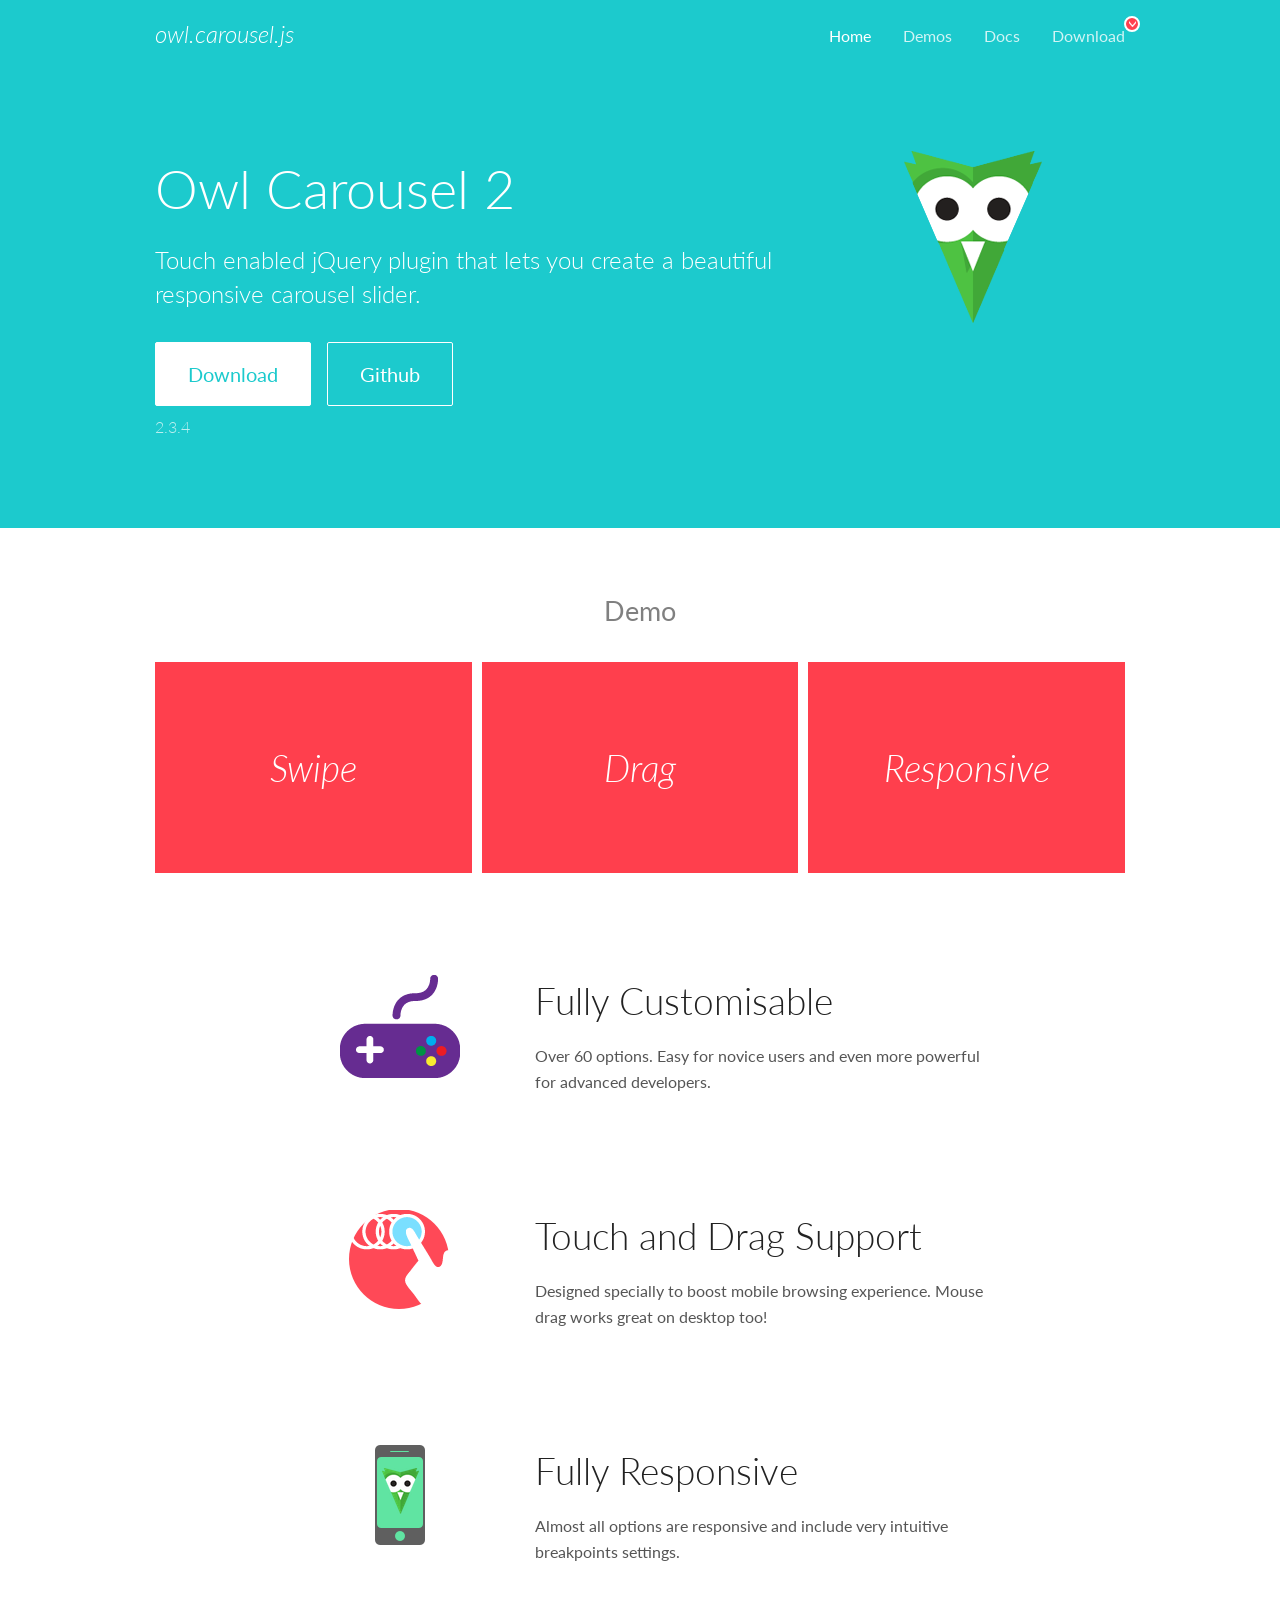
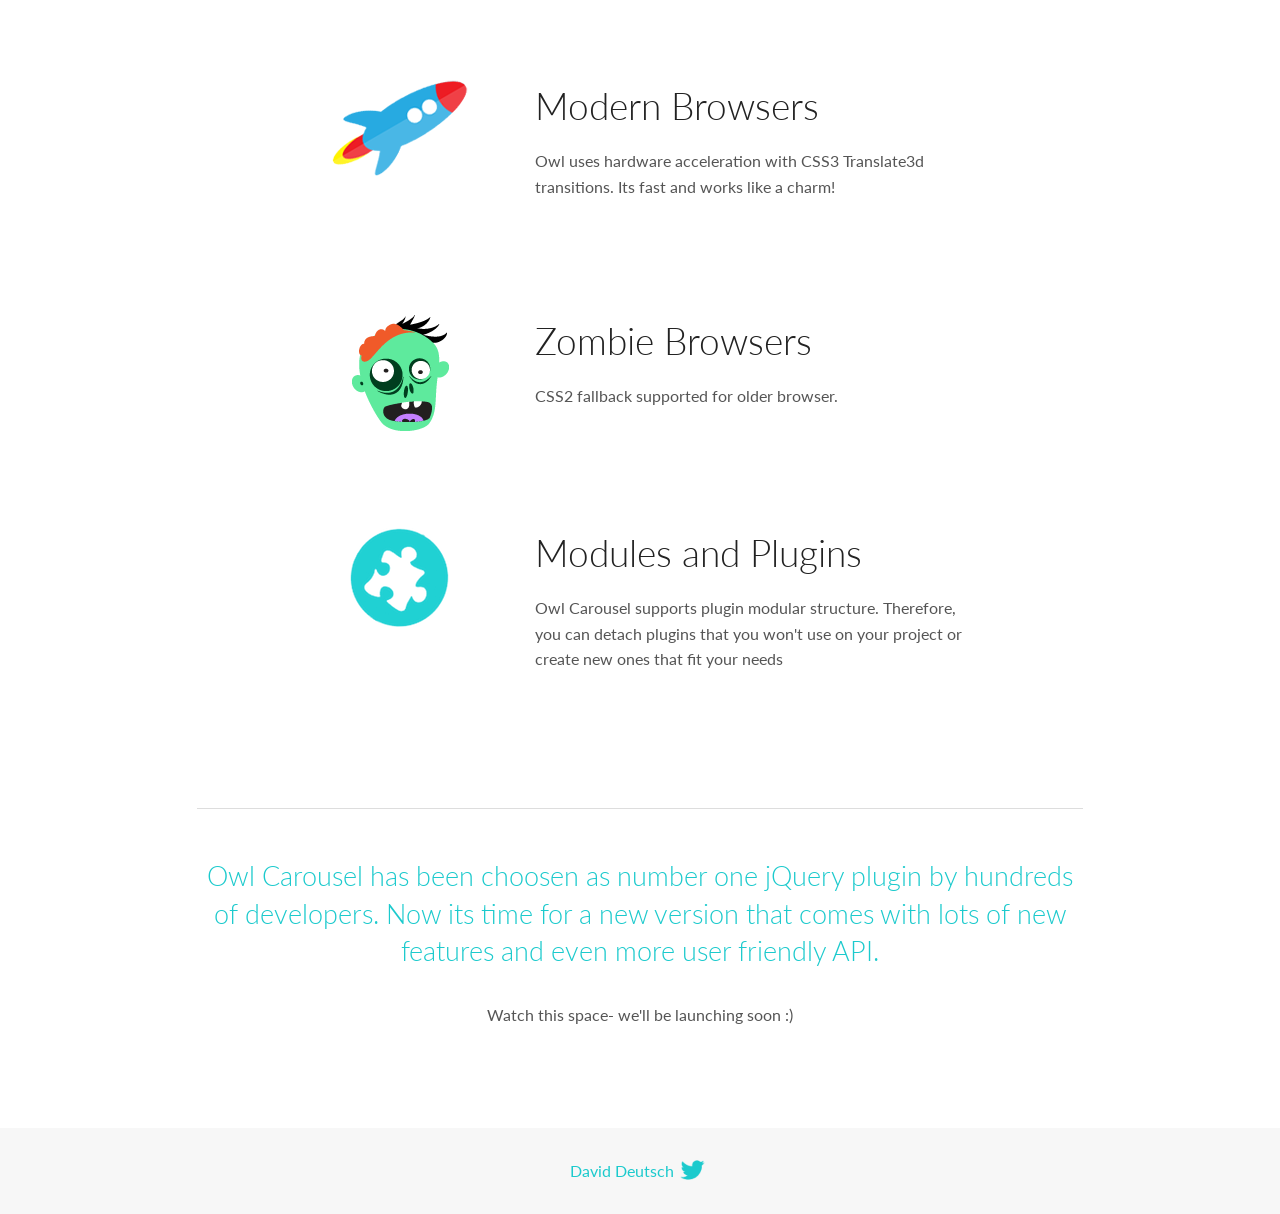
<file: OwlCarousel2-2.3.4/docs/index.html>
<!DOCTYPE html>
<html lang="en">
  <head>

    <!-- head -->
    <meta charset="utf-8">
    <meta name="msapplication-tap-highlight" content="no" />
    <meta name="viewport" content="width=device-width, initial-scale=1.0" />
    <meta name="description" content="Touch enabled jQuery plugin that lets you create beautiful responsive carousel slider.">
    <meta name="author" content="David Deutsch">
    <title>
      Home | Owl Carousel | 2.3.4
    </title>

    <!-- Stylesheets -->
    <link href='https://fonts.googleapis.com/css?family=Lato:300,400,700,400italic,300italic' rel='stylesheet' type='text/css'>
    <link rel="stylesheet" href="assets/css/docs.theme.min.css">

    <!-- Owl Stylesheets -->
    <link rel="stylesheet" href="assets/owlcarousel/assets/owl.carousel.min.css">
    <link rel="stylesheet" href="assets/owlcarousel/assets/owl.theme.default.min.css">

    <!-- HTML5 shim and Respond.js IE8 support of HTML5 elements and media queries -->

    <!--[if lt IE 9]>
      <script src="https://oss.maxcdn.com/libs/html5shiv/3.7.0/html5shiv.js"></script>
      <script src="https://oss.maxcdn.com/libs/respond.js/1.3.0/respond.min.js"></script>
    <![endif]-->

    <!-- Favicons -->
    <link rel="apple-touch-icon-precomposed" sizes="144x144" href="assets/ico/apple-touch-icon-144-precomposed.png">
    <link rel="shortcut icon" href="assets/ico/favicon.png">
    <link rel="shortcut icon" href="favicon.ico">

    <!-- Yeah i know js should not be in header. Its required for demos.-->

    <!-- javascript -->
    <script src="assets/vendors/jquery.min.js"></script>
    <script src="assets/owlcarousel/owl.carousel.js"></script>
  </head>
  <body>

    <!-- header -->
    <header class="header">
      <div class="row">
        <div class="large-12 columns">
          <div class="brand left">
            <h3>
              <a href="/OwlCarousel2/">owl.carousel.js</a> 
            </h3>
          </div>
          <a id="toggle-nav" class="right">
            <span></span> <span></span> <span></span> 
          </a> 
          <div class="nav-bar">
            <ul class="clearfix">
              <li class="active">
                <a href="/OwlCarousel2/index.html">Home</a> 
              </li>
              <li> <a href="/OwlCarousel2/demos/demos.html">Demos</a>  </li>
              <li> <a href="/OwlCarousel2/docs/started-welcome.html">Docs</a>  </li>
              <li>
                <a href="https://github.com/OwlCarousel2/OwlCarousel2/archive/2.3.4.zip">Download</a> 
                <span class="download"></span> 
              </li>
            </ul>
          </div>
        </div>
      </div>
    </header>

    <!-- home panel -->
    <section id="hero">
      <div class="row">
        <div class="large-8 medium-8 columns">
          <h1>Owl Carousel 2</h1>
          <h4>Touch enabled jQuery plugin that lets you create a beautiful responsive carousel slider.</h4>
          <a href="https://github.com/OwlCarousel2/OwlCarousel2/archive/2.3.4.zip" class="hero-button">Download</a> 
          <a href="https://github.com/OwlCarousel2/OwlCarousel2" class="hero-button outline">Github</a> 
          <p>2.3.4</p>
        </div>
        <div class="large-4 medium-4 columns">
          <img class="owl-logo" src="assets/img/owl-logo.png" alt="mr. Owl">
        </div>
      </div>
    </section>

    <!-- body -->
    <div class="home-demo">
      <div class="row">
        <div class="large-12 columns">
          <h3>Demo</h3>
          <div class="owl-carousel">
            <div class="item">
              <h2>Swipe</h2>
            </div>
            <div class="item">
              <h2>Drag</h2>
            </div>
            <div class="item">
              <h2>Responsive</h2>
            </div>
            <div class="item">
              <h2>CSS3</h2>
            </div>
            <div class="item">
              <h2>Fast</h2>
            </div>
            <div class="item">
              <h2>Easy</h2>
            </div>
            <div class="item">
              <h2>Free</h2>
            </div>
            <div class="item">
              <h2>Upgradable</h2>
            </div>
            <div class="item">
              <h2>Tons of options</h2>
            </div>
            <div class="item">
              <h2>Infinity</h2>
            </div>
            <div class="item">
              <h2>Auto Width</h2>
            </div>
          </div>
        </div>
      </div>
    </div>
    <script>
      var owl = $('.owl-carousel');
      owl.owlCarousel({
        margin: 10,
        loop: true,
        responsive: {
          0: {
            items: 1
          },
          600: {
            items: 2
          },
          1000: {
            items: 3
          }
        }
      })
    </script>

    <!-- features -->
    <div id="features">
      <div class="row">
        <div class="small-12 medium-9 small-centered columns">
          <section class="row feature">
            <div class="medium-4 small-12 columns">
              <img src="assets/img/feature-options.png" alt="">
            </div>
            <div class="medium-8 small-12 columns">
              <h2>Fully Customisable</h2>
              <p>Over 60 options. Easy for novice users and even more powerful for advanced developers.</p>
            </div>
          </section>
          <section class="row feature">
            <div class="medium-4 small-12 columns">
              <img src="assets/img/feature-drag.png" alt="">
            </div>
            <div class="medium-8 small-12 columns">
              <h2>Touch and Drag Support</h2>
              <p>Designed specially to boost mobile browsing experience. Mouse drag works great on desktop too!</p>
            </div>
          </section>
          <section class="row feature">
            <div class="medium-4 small-12 columns">
              <img src="assets/img/feature-responsive.png" alt="">
            </div>
            <div class="medium-8 small-12 columns">
              <h2>Fully Responsive</h2>
              <p>Almost all options are responsive and include very intuitive breakpoints settings.</p>
            </div>
          </section>
          <section class="row feature">
            <div class="medium-4 small-12 columns">
              <img src="assets/img/feature-modern.png" alt="">
            </div>
            <div class="medium-8 small-12 columns">
              <h2>Modern Browsers</h2>
              <p>Owl uses hardware acceleration with CSS3 Translate3d transitions. Its fast and works like a charm! </p>
            </div>
          </section>
          <section class="row feature">
            <div class="medium-4 small-12 columns">
              <img src="assets/img/feature-zombie.png" alt="">
            </div>
            <div class="medium-8 small-12 columns">
              <h2>Zombie Browsers</h2>
              <p>CSS2 fallback supported for older browser.</p>
            </div>
          </section>
          <section class="row feature">
            <div class="medium-4 small-12 columns">
              <img src="assets/img/feature-module.png" alt="">
            </div>
            <div class="medium-8 small-12 columns">
              <h2>Modules and Plugins</h2>
              <p>Owl Carousel supports plugin modular structure. Therefore, you can detach plugins that you won&#x27;t use on your project or create new ones that fit your needs</p>
            </div>
          </section>
        </div>
      </div>
    </div>

    <!-- footer -->
    <section id="teaser-text">
      <div class="row">
        <div class="small-12 medium-11 small-centered columns">
          <hr>
          <h3 id="owl-carousel-has-been-choosen-as-number-one-jquery-plugin-by-hundreds-of-developers-now-its-time-for-a-new-version-that-comes-with-lots-of-new-features-and-even-more-user-friendly-api-">Owl Carousel has been choosen as number one jQuery plugin by hundreds of developers. Now its time for a new version that comes with lots of new features and even more user friendly API.</h3>
          <p>Watch this space- we&#39;ll be launching soon :)</p>
        </div>
      </div>
    </section>

    <!-- footer -->
    <footer class="footer">
      <div class="row">
        <div class="large-12 columns">
          <h5>
            <a href="/OwlCarousel2/docs/support-contact.html">David Deutsch</a> 
            <a id="custom-tweet-button" href="https://twitter.com/share?url=https://github.com/OwlCarousel2/OwlCarousel2&text=Owl Carousel - This is so awesome! " target="_blank"></a> 
          </h5>
        </div>
      </div>
    </footer>

    <!-- vendors -->
    <script src="assets/vendors/highlight.js"></script>
    <script src="assets/js/app.js"></script>
  </body>
</html>
</file>
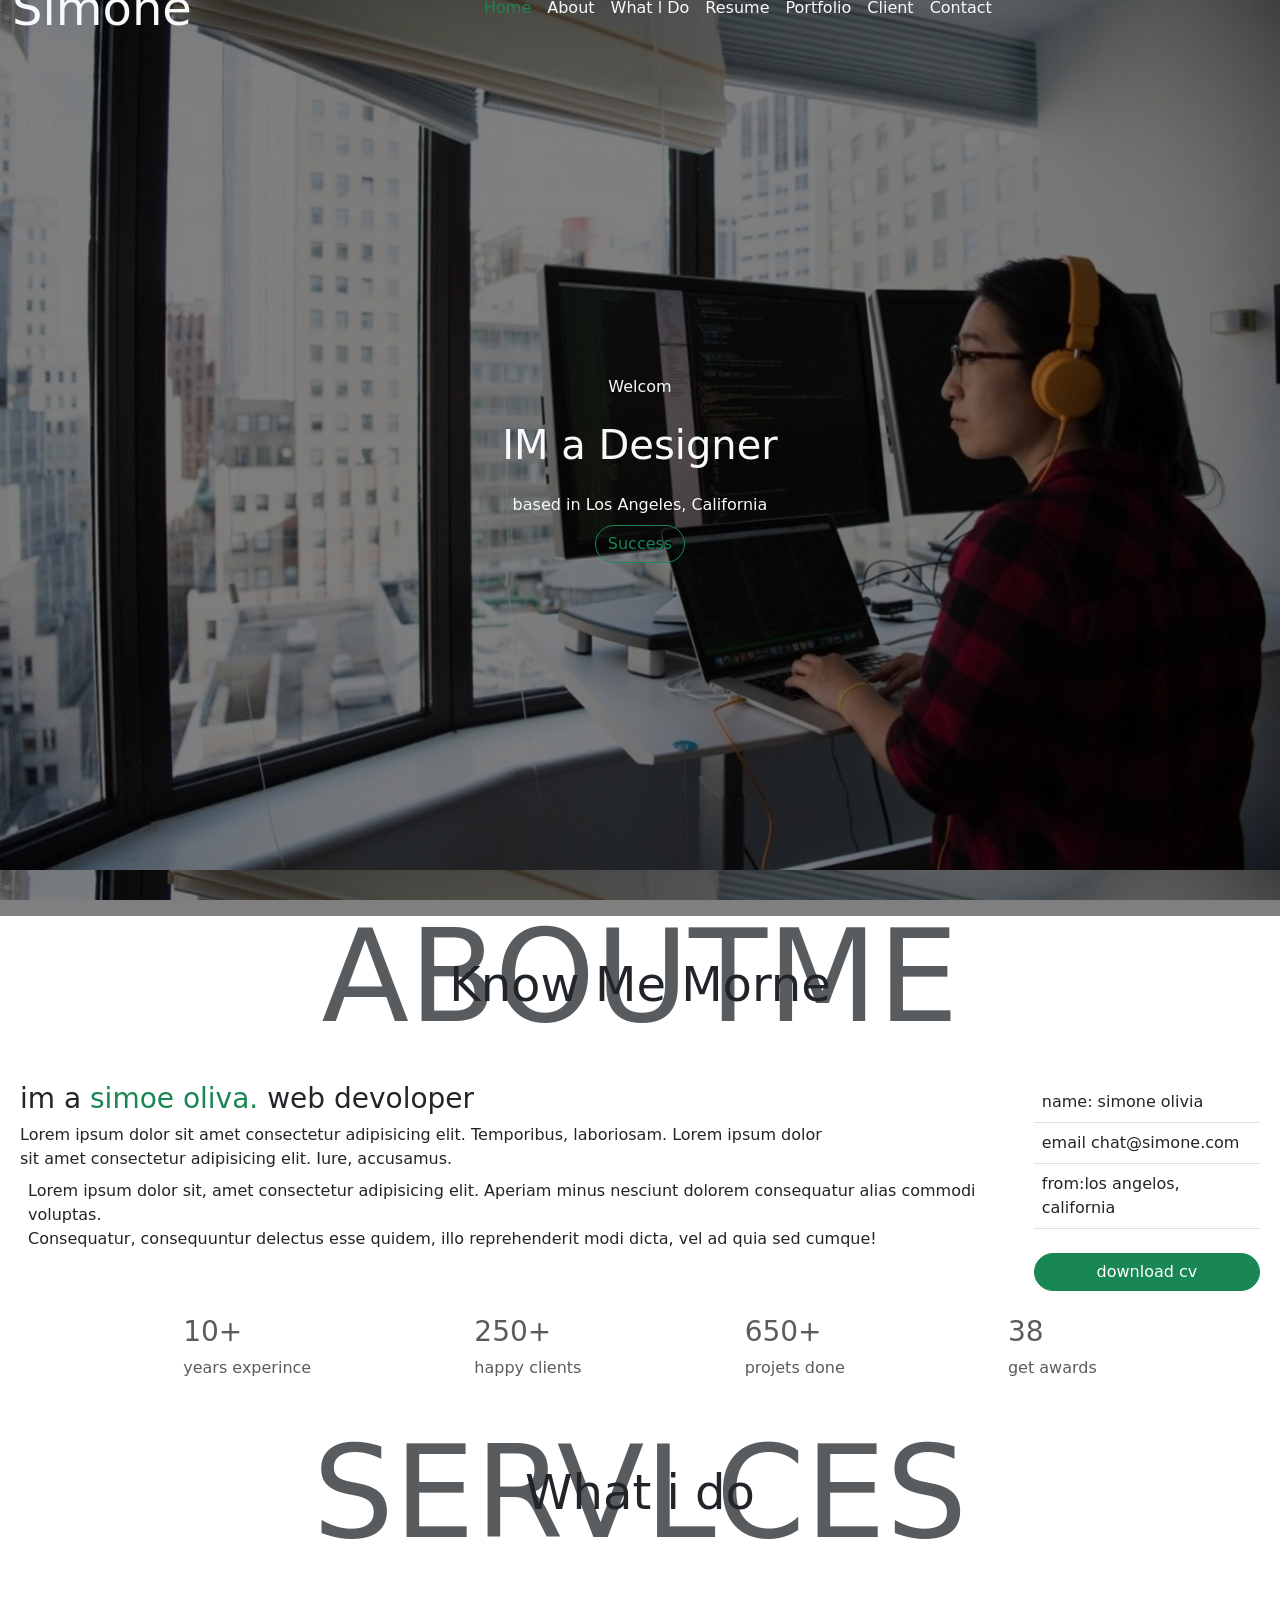
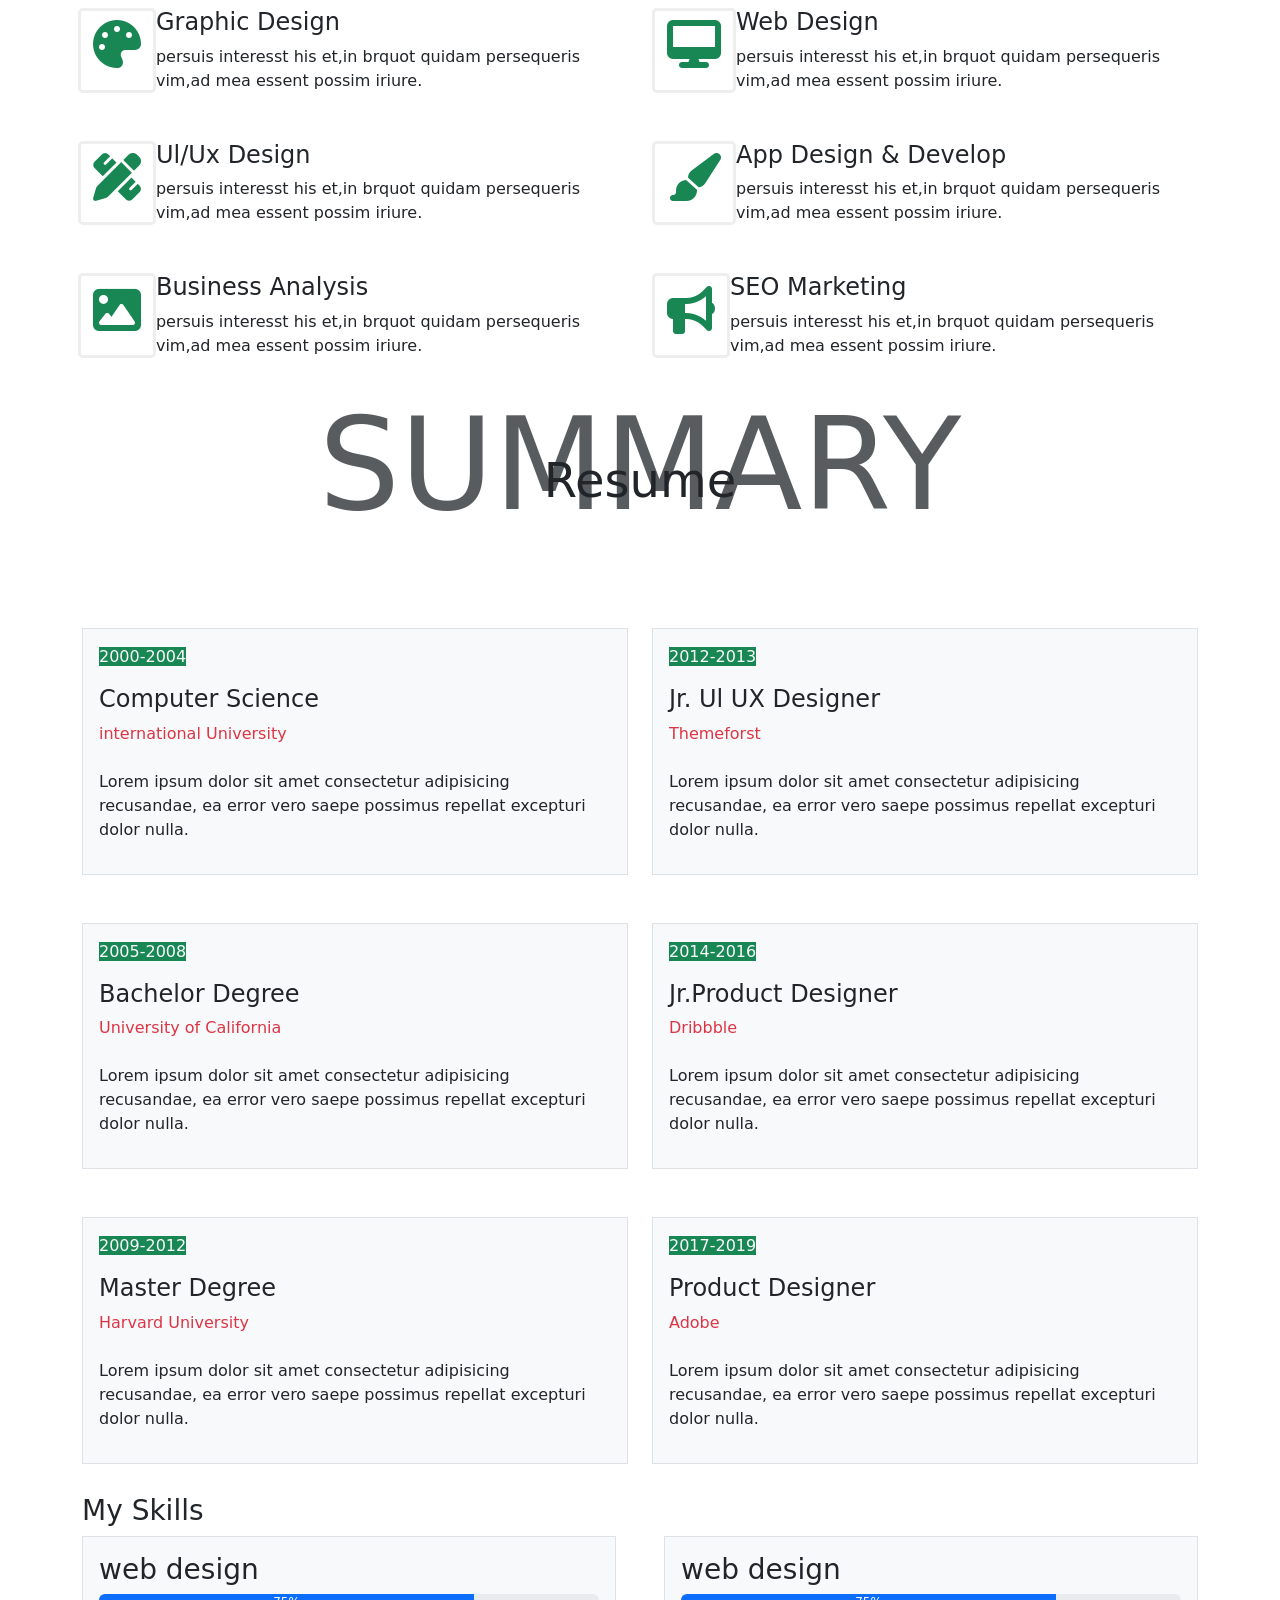
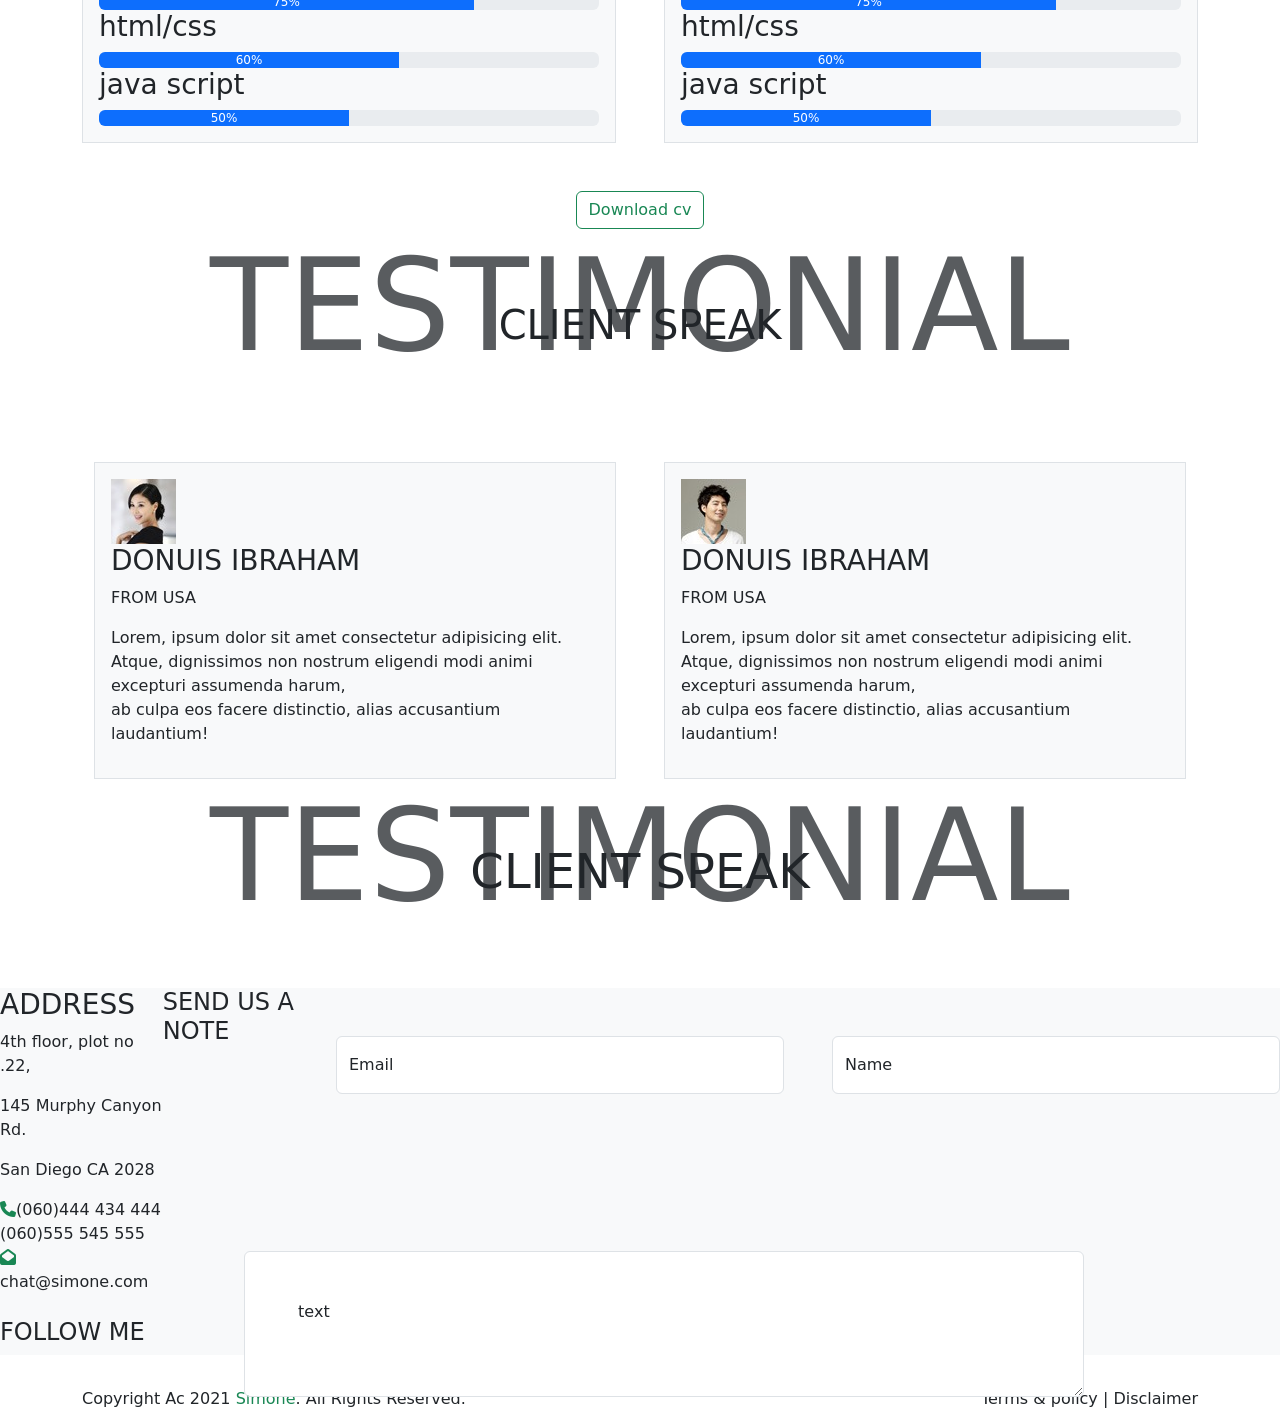
<file: projects/Simone/index.html>
<!DOCTYPE html>
<html lang="en">
<head>
    <meta charset="UTF-8">
    <meta http-equiv="X-UA-Compatible" content="IE=edge">
    <meta name="viewport" content="width=device-width, initial-scale=1.0">
    <link rel="stylesheet" href="https://cdnjs.cloudflare.com/ajax/libs/font-awesome/6.2.0/css/all.min.css" integrity="sha512-xh6O/CkQoPOWDdYTDqeRdPCVd1SpvCA9XXcUnZS2FmJNp1coAFzvtCN9BmamE+4aHK8yyUHUSCcJHgXloTyT2A==" crossorigin="anonymous" referrerpolicy="no-referrer" />
    <link href="https://cdn.jsdelivr.net/npm/bootstrap@5.0.2/dist/css/bootstrap.min.css" rel="stylesheet" integrity="sha384-EVSTQN3/azprG1Anm3QDgpJLIm9Nao0Yz1ztcQTwFspd3yD65VohhpuuCOmLASjC" crossorigin="anonymous">    <link rel="stylesheet" href="style.css">
<link rel="stylesheet" href="style.css">
    <title>Simone</title>
</head>
<body>    
<header  >
  <!-- //Navbar -->
    <nav class="navbar navbar-expand-lg navbar-light" style="background: rgba(0,0,0,0.5);">
        <div class="container-fluid position-fixed">
          <a class="navbar-brand text-light" href="#" style="font-size:3rem;">Simone</a>
          <button class="navbar-toggler" type="button" data-bs-toggle="collapse" data-bs-target="#navbarSupportedContent" aria-controls="navbarSupportedContent" aria-expanded="false" aria-label="Toggle navigation">
            <span class="navbar-toggler-icon"></span>
          </button>
          <div class="collapse navbar-collapse" id="navbarSupportedContent">
            <ul class="navbar-nav me-auto ms-auto mb-lg-0">
              <li class="nav-item">
                <a class="nav-link text-success" aria-current="page" href="#">Home</a>
              </li>
              <li class="nav-item">
                <a class="nav-link text-light" aria-current="page" href="#">About</a>
              </li>
              <li class="nav-item">
                <a class="nav-link text-light" aria-current="page" href="#">What l Do</a>
              </li>
              <li class="nav-item">
                <a class="nav-link text-light" aria-current="page" href="#">Resume</a>
              </li>
              <li class="nav-item">
                <a class="nav-link text-light" aria-current="page" href="#">Portfolio</a>
              </li>
              <li class="nav-item">
                <a class="nav-link text-light" aria-current="page" href="#">Client</a>
              </li>
              <li class="nav-item">
                <a class="nav-link text-light" aria-current="page" href="#">Contact</a>
              </li>
            </ul>
          </div>
        </div>
      </nav>
      <!-- flex  -->
      <div class="d-flex align-items-center flex-column justify-content-evenly h-100" style="background: rgba(0,0,0,0.5);">
        <div  class="d-flex align-items-center flex-column justify-content-center h-100">
        <div class=" p-2 bd-highlight text-light"><h6>Welcom</h6></div>
        <div class="p-2 bd-highlight text-light"><h1>IM a Designer</h1></div>
        <div class="p-2 bd-highlight text-light">based in Los Angeles, California</div>
        <button type="button" class=" rounded-5 btn btn-outline-success">Success</button>
      </div>
      </div>
</header>
<div class="parents d-flex justify-content-center">
<div>
  <h2 class=" text-muted position-relative" style="font-size:8rem;">ABOUTME</h2>
</div>
<div class=" p-2 position-absolute mt-5">
  <h3 style="font-size:3rem;">Know Me Morne</h3>
</div>
</div>
<section class="section2">
<div class="parents d-flex justify-content-evenly">
  <div>
<h3>im a <span class="text-success">simoe oliva.</span> web devoloper</h3>
<div>Lorem ipsum dolor sit amet consectetur adipisicing elit. Temporibus, laboriosam. Lorem ipsum dolor <br>
    sit amet consectetur adipisicing elit. Iure, accusamus.</div> 
    <div class="p-2">Lorem ipsum dolor sit, amet consectetur adipisicing elit. Aperiam minus nesciunt dolorem consequatur alias commodi voluptas. <br> Consequatur, consequuntur  delectus esse quidem, illo reprehenderit modi dicta, vel ad quia sed cumque!</div>
</div>
<div class=" d-flex flex-column">
  <div class="p-2 border-bottom">name: simone olivia</div>
<div class="p-2 border-bottom">email <span>chat@simone.com</span></div>
<div class="p-2 border-bottom">from:los angelos, california </div><br>
<button type="button" class="btn btn-success rounded-5">download cv</button>
</div>
</div>
<br>
<div class="parents d-flex justify-content-evenly text-muted">
<div>
<h3>10+</h3>
<p>years experince</p>
</div>
<div>
<h3>250+</h3>
<p>happy clients</p>
</div>
<div>
  <h3>650+</h3>
  <p>projets done</p>
</div>
<div>
  <h3>38</h3>
  <p>get awards</p>
</div>
</div>
</section>
<div class="parents d-flex justify-content-center">
  <div>
    <h2 class="text-muted position-relative" style="font-size:8rem;">SERVLCES</h2>
  </div>
<div class=" p-4 position-absolute mt-4">
  <h3 style="font-size:3rem;">What i do</h3>
</div>
</div>

<!-- font awesome -->
<section class="section3">
<div class="parents">
  <div class="row d-flex">
    <div class="col-md-6 d-flex justify-content-center">
      <div class="d-flex">
       </div>  <i class="fa-solid fa-palette pull-left fa-3x fa-border text-success"></i> <div> <h4>Graphic Design</h4> persuis interesst his et,in brquot quidam persequeris <br>
        vim,ad mea essent possim iriure.</div>
    </div>
<div class="col-md-6">
  <div class="d-flex  "><div>
   </div> <i class="fa-sharp fa-solid pull-left fa-desktop fa-3x fa-border text-success"></i> <div> <h4>Web Design</h4> persuis interesst his et,in brquot quidam persequeris <br>
    vim,ad mea essent possim iriure.</div>
</div>
  </div>
</div>
<br><br>
  <div class="row d-flex">
    <div class="col-md-6 d-flex justify-content-center">
      <div class="d-flex">
       </div>  <i class="fa-solid fa-pen-ruler fa-3x fa-border text-success"></i> <div> <h4>Ul/Ux Design</h4> persuis interesst his et,in brquot quidam persequeris <br>
        vim,ad mea essent possim iriure.</div>
    </div>
<div class="col-md-6">
  <div class="d-flex  "><div>
   </div> <i class="fa-solid fa-paintbrush pull-left fa-3x fa-border text-success "></i> <div> <h4>App Design & Develop</h4> persuis interesst his et,in brquot quidam persequeris <br>
    vim,ad mea essent possim iriure.</div>
</div>
  </div>
</div>
<br><br>
<div class="row d-flex">
  <div class="col-md-6 d-flex justify-content-center">
    <div class="d-flex">
     </div>  <i class="fa-solid fa-image fa-3x fa-border text-success"></i> <div> <h4>Business Analysis</h4> persuis interesst his et,in brquot quidam persequeris <br>
      vim,ad mea essent possim iriure.</div>
  </div>
<div class="col-md-6">
<div class="d-flex  "><div>
 </div><i class="fa-solid fa-bullhorn text-success fa-3x fa-border text-success"></i><div> <h4>SEO Marketing</h4> persuis interesst his et,in brquot quidam persequeris <br>
  vim,ad mea essent possim iriure.</div>
</div>
</div>
</div>
</section>

<div class="d-flex justify-content-center">
  <div class="position-relative text-muted">
    <h3 style="font-size:8rem ;">SUMMARY</h3>
  </div>
  <div class=" p-3 position-absolute mt-5"><h5 style="font-size:3rem ;">Resume</h5></div>
</div>
<br><br>
<!-- border -->
<section class="section4">
<div class="container">
  <div class="row gy-5">
    <div class="col-6">
      <div class="p-3 border bg-light"><P> <span class="bg-success text-light " > 2000-2004</span> </P><h4>Computer Science</h4><span class="text-danger">international University</span><br><br><P>Lorem ipsum dolor sit amet consectetur adipisicing  recusandae, ea error vero saepe possimus repellat excepturi dolor nulla.</P></div>
    </div><div class="col-6">
      <div class="p-3 border bg-light"><P> <span class="bg-success text-light" > 2012-2013</span> </P><h4>Jr. Ul UX Designer</h4> <span class="text-danger">Themeforst</span><br><br><P>Lorem ipsum dolor sit amet consectetur adipisicing  recusandae,  ea error vero saepe possimus repellat excepturi dolor nulla.</P></div>
    </div><div class="col-6">
      <div class="p-3 border bg-light"><P> <span class="bg-success text-light " > 2005-2008</span> </P><h4>Bachelor Degree</h4> <span class="text-danger">University of California</span><br><br><P>Lorem ipsum dolor sit amet consectetur adipisicing  recusandae,  ea error vero saepe possimus repellat excepturi dolor nulla.</P></div>
    </div><div class="col-6">
      <div class="p-3 border bg-light"><P> <span class="bg-success text-light " > 2014-2016</span> </P><h4>Jr.Product Designer</h4> <span class="text-danger">Dribbble</span><br><br><P>Lorem ipsum dolor sit amet consectetur adipisicing  recusandae,  ea error vero saepe possimus repellat excepturi dolor nulla.</P></div>
    </div><div class="col-6">
      <div class="p-3 border bg-light"><P> <span class="bg-success text-light " > 2009-2012</span> </P><h4>Master Degree</h4> <span class="text-danger">Harvard University</span><br><br> <P>Lorem ipsum dolor sit amet consectetur adipisicing  recusandae,  ea error vero saepe possimus repellat excepturi dolor nulla.</P></div>
    </div>
    <div class="col-6">
      <div class="p-3 border bg-light"><P> <span class="bg-success text-light " > 2017-2019</span> </P><h4>Product Designer</h4><span class="text-danger">Adobe</span><br><br> <P>Lorem ipsum dolor sit amet consectetur adipisicing  recusandae, ea error vero saepe possimus repellat excepturi dolor nulla.</P></div>
    </div>
  </div>
</div>
</section>
<!-- Progress -->
<section class="Progress">
<h3 class="container">My Skills</h3>
<div class="container">
  <div class="row">
    <div class="col d-flex">
<div class="col">
  <div class="p-3 border bg-light">
   <h3>web design</h3>
<div class="progress ">
<div class="progress-bar" role="progressbar" style="width: 75%;" aria-valuenow="75" aria-valuemin="0" aria-valuemax="100">75%</div>
</div>
<h3>html/css</h3>
<div class="progress">
<div class="progress-bar" role="progressbar" style="width: 60%;" aria-valuenow="60" aria-valuemin="0" aria-valuemax="100">60%</div>
</div>
<h3>java script</h3>
<div class="progress">
<div class="progress-bar " role="progressbar" style="width: 50%;" aria-valuenow="50" aria-valuemin="0" aria-valuemax="100">50%</div>
</div>
  </div>
 </div>
 <div class="col ms-5 ">
  <div class="p-3 border bg-light">
   <h3>web design</h3>
<div class="progress ">
<div class="progress-bar" role="progressbar" style="width: 75%;" aria-valuenow="75" aria-valuemin="0" aria-valuemax="100">75%</div>
</div>
<h3>html/css</h3>
<div class="progress">
<div class="progress-bar" role="progressbar" style="width: 60%;" aria-valuenow="60" aria-valuemin="0" aria-valuemax="100">60%</div>
</div>
<h3>java script</h3>
<div class="progress">
<div class="progress-bar " role="progressbar" style="width: 50%;" aria-valuenow="50" aria-valuemin="0" aria-valuemax="100">50%</div>
</div>
  </div>
 </div>
    </div>
  </div>
</div>
<br><br>
<div class="d-flex justify-content-center"><button type="button" class="btn btn-outline-success">Download cv</button>
</div>
</section>
<div class="parents d-flex  bd-highlight justify-content-center " >
  <div>
    <h1 class="text-muted position-relative" style="font-size: 8rem;">
      TESTIMONIAL
    </h1>
  </div>
  <div class="d-flex p-5 bd-highlight justify-content-center position-absolute mt-4"><h1>CLIENT SPEAK</h1></div>
  </div>
<br><br><br>
<!-- Carousel -->
<section class="Carousel">
<div class="container px-4">
  <div class="row gx-5">
    <div class="col">
     <div class="p-3 border bg-light">
      <div id="carouselExampleSlidesOnly" class="carousel slide" data-bs-ride="carousel">
        <div class="carousel-inner">
          <div class="carousel-item active">
            <img src="WhatsApp Image 2022-09-17 at 3.09.18 PM (2).jpeg" class="d-block w-20" alt="...">
            <H3>DONUIS IBRAHAM</H3>
            <P>FROM USA</P>
            <P>Lorem, ipsum dolor sit amet consectetur adipisicing elit. Atque, dignissimos non nostrum eligendi modi animi excepturi assumenda harum, <br> ab culpa eos facere distinctio, alias accusantium laudantium!</P>
          </div>
          <div class="carousel-item">
            <img src="WhatsApp Image 2022-09-17 at 3.09.18 PM.jpeg" class="d-block w-20" alt="...">
            <H3>DONUIS IBRAHAM</H3>
            <P>FROM USA</P>
            <P>Lorem, ipsum dolor sit amet consectetur adipisicing elit. Atque, dignissimos non nostrum eligendi modi animi excepturi assumenda harum, <br> ab culpa eos facere distinctio, alias accusantium laudantium!</P>
          </div>
        </div>
      </div>
     </div>
    </div>
    <div class="col">
      <div class="p-3 border bg-light">
        <div id="carouselExampleSlidesOnly" class="carousel slide" data-bs-ride="carousel">
          <div class="carousel-inner">
            <div class="carousel-item active">
              <img src="WhatsApp Image 2022-09-17 at 3.09.17 PM.jpeg" class="d-block w-20" alt="">
              <H3>DONUIS IBRAHAM</H3>
              <P>FROM USA</P>
              <P>Lorem, ipsum dolor sit amet consectetur adipisicing elit. Atque, dignissimos non nostrum eligendi modi animi excepturi assumenda harum, <br> ab culpa eos facere distinctio, alias accusantium laudantium!</P>
            </div>
            <div class="carousel-item">
              <img src="WhatsApp Image 2022-09-17 at 3.09.18 PM (1).jpeg" class="d-block w-20" alt="...">
              <H3>DONUIS IBRAHAM</H3>
              <P>FROM USA</P>
              <P>Lorem, ipsum dolor sit amet consectetur adipisicing elit. Atque, dignissimos non nostrum eligendi modi animi excepturi assumenda harum, <br> ab culpa eos facere distinctio, alias accusantium laudantium!</P>
            </div>
          </div>
        </div>
      </div>
    </div>
  </div>
  </div>
</section>
<div class="d-flex justify-content-center">
  <div class="position-relative text-muted">
    <h3 style="font-size:8rem ;">TESTIMONIAL</h3>
  </div>
  <div class=" p-3 position-absolute mt-5"><h5 style="font-size:3rem ;"> CLIENT SPEAK</h5></div>
</div>
<br><br>
<!-- input -->
<footer>
<div class=" d-flex justify-content-evenly bg-light">
  <div class="flex-column">
    <h3>ADDRESS</h3>
    <P>4th floor, plot no .22,</P>
    <p>145 Murphy Canyon Rd.</p>
    <p>San Diego CA 2028</p>
    <i class="fa-solid fa-phone text-success"></i>(060)444 434 444 <br>
    <i class="fa-regular fa-phone-intercom"></i>(060)555 545 555 <br>
    <i class="fa-solid fa-envelope-open text-success"></i>chat@simone.com <br><br>
    <h4>FOLLOW ME</h4>
    </div>
    <h4>SEND US A NOTE</h4>

    <div class=" col-4 form-floating mt-5" style="width:35% ;">
      <input type="email" class="form-control" id="floatingInput" placeholder="name@example.com">
      <label for="floatingInput">Email </label>
    </div>
    <div class=" col-4 form-floating mt-5 ms-5" style="width:35% ;">
      <input type="Name" class="form-control" id="floatingInput" placeholder="name@example.com">
      <label for="floatingInput">Name</label>
    </div>
</div>
<div class="p-3 d-flex justify-content-center ms-5">
<div class=" input-group" style="margin:-10% ;width: 70%; height:30px;">
  <textarea class="form-control p-5" aria-label="With textarea"> text</textarea>
</div>
</div>
<div class=" container d-flex justify-content-between">
  <p>Copyright Ac 2021 <span class="text-success">Simone</span>. All Rights Reserved.</p>
  <p>Terms & policy  |  Disclaimer</p>
</div>
</footer>
 <script src="js/bootstrap.min.js"></script>
</body>
</html>
</file>
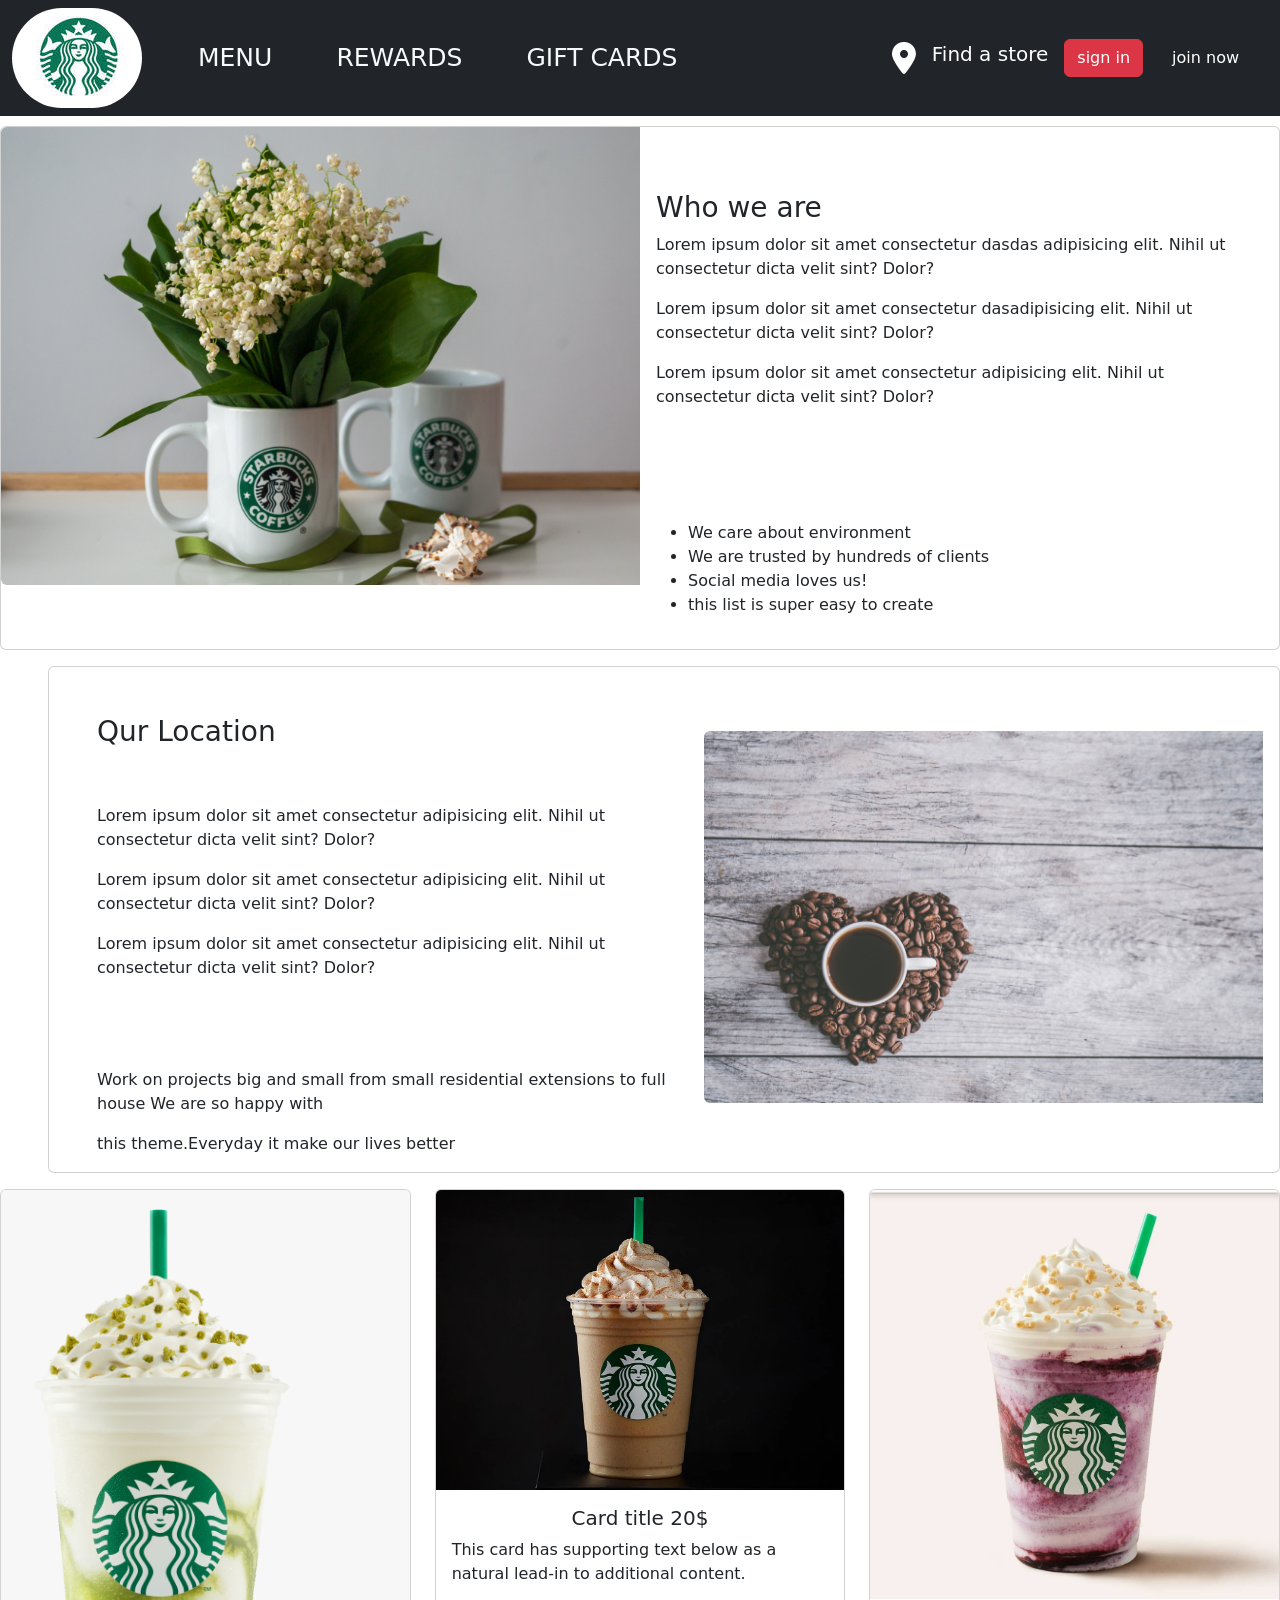
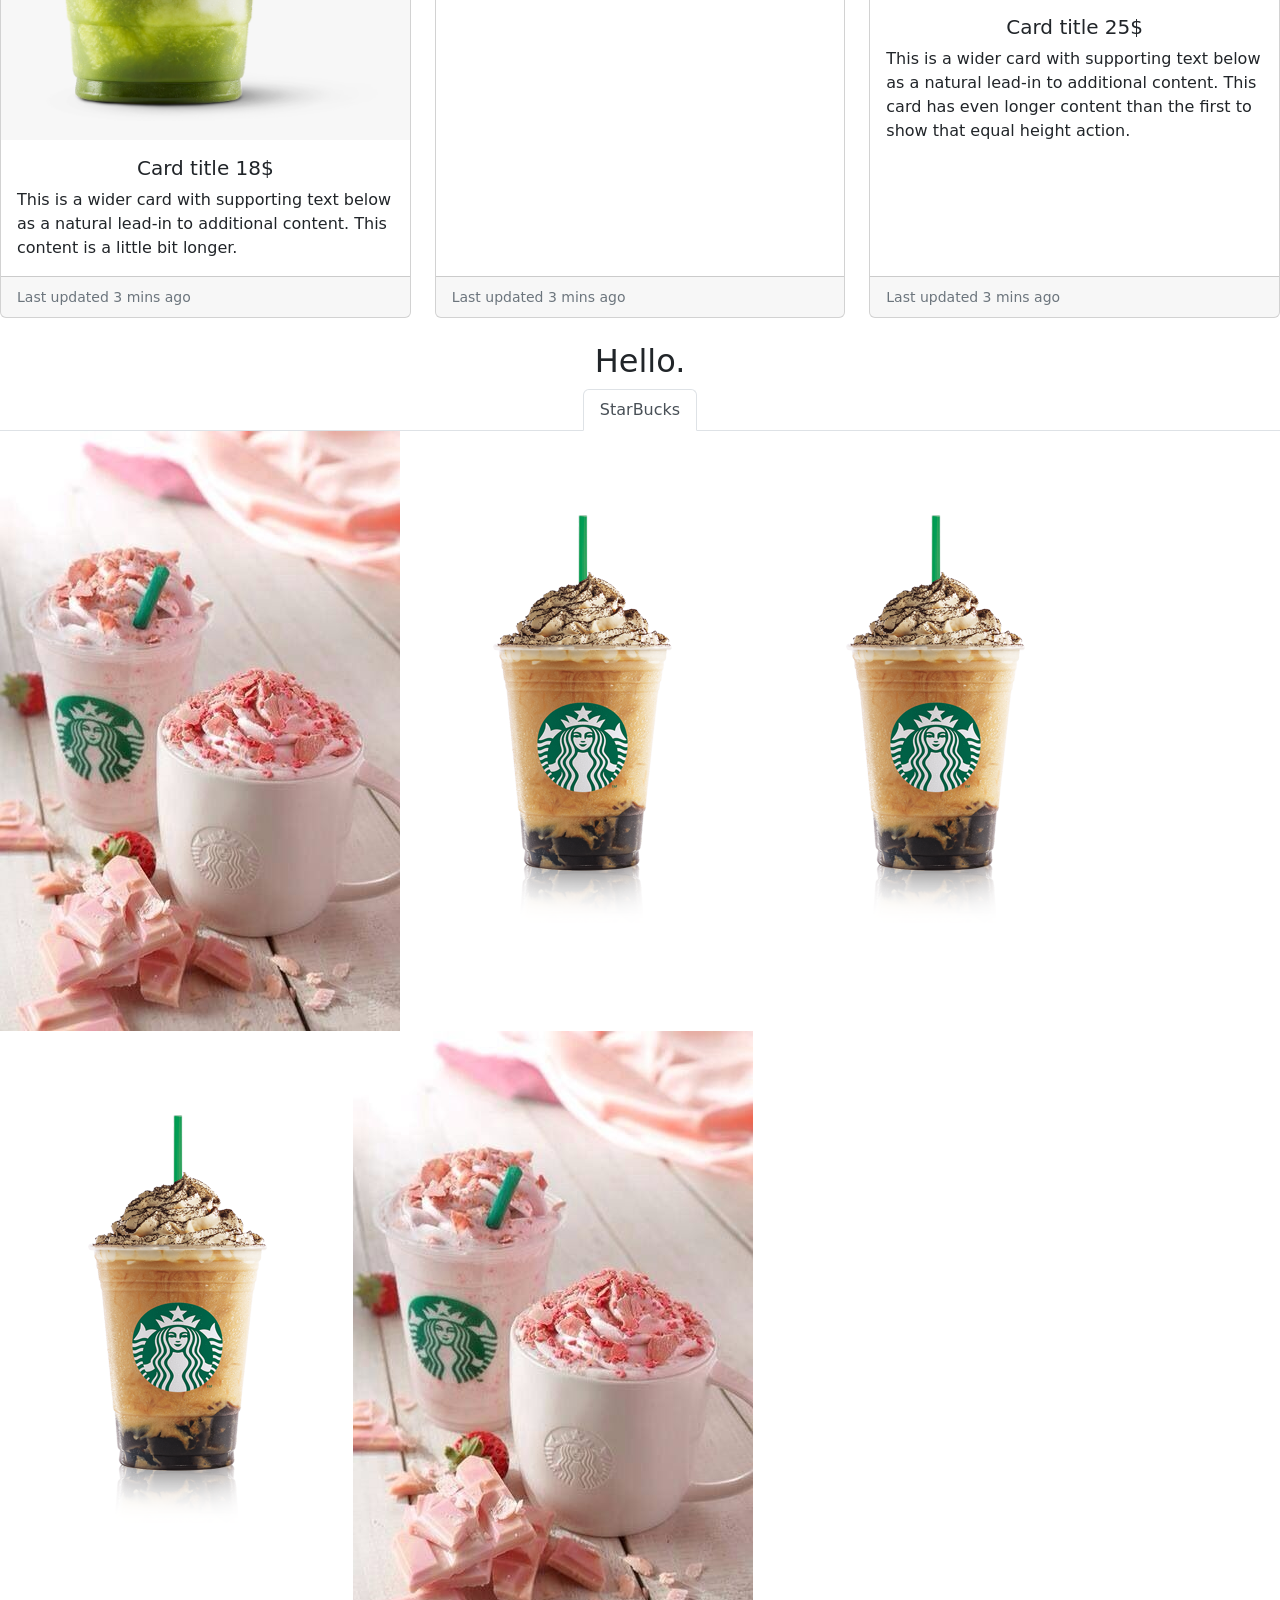
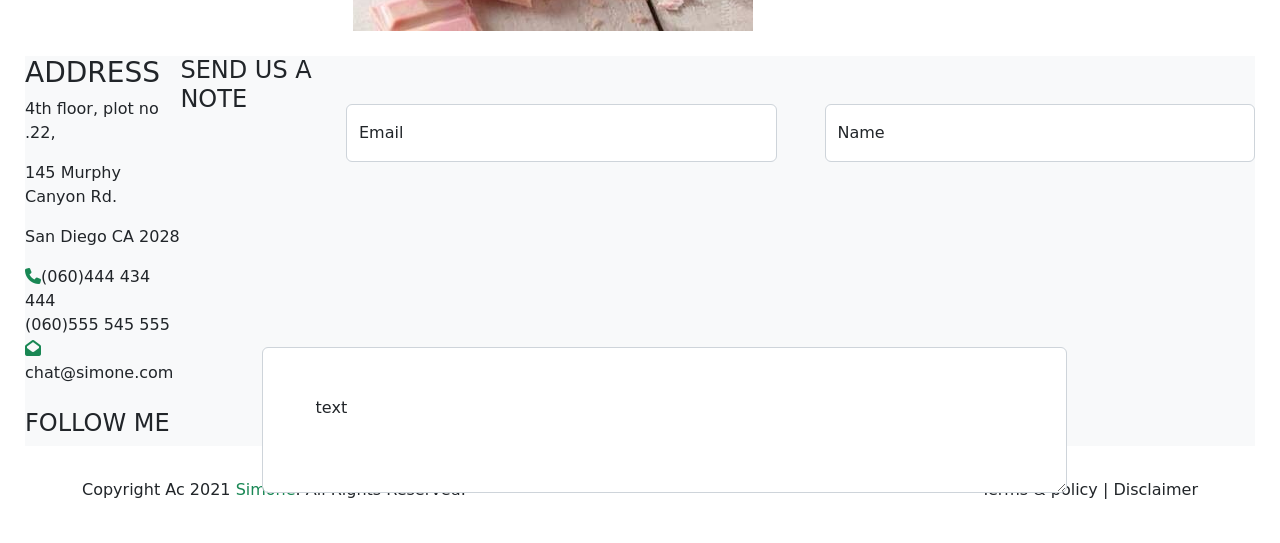
<file: projects/starbucks cofa/index.html>
<!DOCTYPE html>
<html lang="en">
<head>
    <meta charset="UTF-8">
    <meta http-equiv="X-UA-Compatible" content="IE=edge">
    <meta name="viewport" content="width=device-width, initial-scale=1.0">
    <link rel="stylesheet" href="https://cdnjs.cloudflare.com/ajax/libs/font-awesome/6.2.1/css/all.min.css" integrity="sha512-MV7K8+y+gLIBoVD59lQIYicR65iaqukzvf/nwasF0nqhPay5w/9lJmVM2hMDcnK1OnMGCdVK+iQrJ7lzPJQd1w==" crossorigin="anonymous" referrerpolicy="no-referrer" />
    <link rel="stylesheet" href="bootstrap-5.2.2-dist/bootstrap-5.2.2-dist/css/bootstrap.min.css">
    <link rel="stylesheet" href="style.css">
    <title>Starbucks</title>
</head>
<body>
<header>
  <nav class="navbar navbar-expand-lg text-bg-dark">
    <div class="container-fluid">
      <div class="logo">
        <img src="logo (1).jpg" alt="">
      </div>
      <button class="navbar-toggler" type="button" data-bs-toggle="collapse" data-bs-target="#navbarSupportedContent" aria-controls="navbarSupportedContent" aria-expanded="false" aria-label="Toggle navigation">
        <span class="navbar-toggler-icon"></span>
      </button>
      <div class="collapse navbar-collapse" id="navbarSupportedContent">
        <ul class="navbar-nav me-auto mb-2 mb-lg-0">
          <li class="nav-item" style="font-size:25px ;">
            <a class=" ms-5 nav-link active me-5 text-light" aria-current="page" href="#">MENU</a>
          </li>
       
          <li class="nav-item"style="font-size:25px">
            <a class="nav-link active me-5 text-light " aria-current="page" href="#">REWARDS</a>
          </li>
       
          <li class="nav-item" style="font-size:25px ">
            <a class="nav-link active me-5 text-light" aria-current="page" href="#">GIFT CARDS</a>
          </li>
       
      
     
        </ul>
        <i class="font  fa-sharp fa-solid fa-location-dot " style="font-size: 2rem;"></i>

<h5 class="p-3">Find a store</h5>
        <form class="p- d-flex" role="search">
          <button type="button" class="btn btn-danger">sign in</button>

        </form>
<form class="p-3">
<button type="button" class="btn btn-dark">join now</button>


</form>
      </div>
    </div>
  </nav>
</header>

<section class="section1" id="About">
  <div class="card mb-3 " style="width:auto">
    <div class="row g-0">
      <div class="col-md-6">
        <img src="mmmmmmm.jpg" class="img-fluid rounded-start" alt="...">
      </div>
      <div class="col-md-6">
        <div class="card-body">
          <br><br>
          <h3>Who we are</h3>
          <p>Lorem ipsum dolor sit amet consectetur dasdas adipisicing elit. Nihil ut consectetur dicta velit sint? Dolor?</p>
          <p>Lorem ipsum dolor sit amet consectetur  dasadipisicing elit. Nihil ut consectetur dicta velit sint? Dolor?</p>
          <p>Lorem ipsum dolor sit amet consectetur adipisicing elit. Nihil ut consectetur dicta velit sint? Dolor?</p>
          <br><br> <br><br>
          <ul>
            <li>We care about environment</li>
            <li>We are trusted by hundreds of clients</li>
             <li>Social media loves us!</li>
             <li>this list is super easy to create</li>
      
      </ul>
        </div>
      </div>
    </div>
  </div>
</section>
<section class="section2" id="Qur Offer">
  <div class="card mb-3 ms-5" style="max-width:auto">
    <div class="row g-0 ms-5 mt-5">
      <div class="col-md-6">
        <h3>Qur Location</h3>
        <br><br>
        <p>Lorem ipsum dolor sit amet consectetur adipisicing elit. Nihil ut consectetur dicta velit sint? Dolor?</p>
        <p>Lorem ipsum dolor sit amet consectetur adipisicing elit. Nihil ut consectetur dicta velit sint? Dolor?</p>
        <p>Lorem ipsum dolor sit amet consectetur adipisicing elit. Nihil ut consectetur dicta velit sint? Dolor?</p>
        <br><br> <br>
        
        <p>Work on projects big and small from small residential extensions to full house We are so happy with</p>
        <p>this theme.Everyday it make our lives better</p> 
        </div>
      <div class="col-md-6">
        <div class="card-body">
     
      <img src="3.jpg" class="img-fluid rounded-start" alt="...">

        </div>
      </div>
    </div>
  </div>
</section>
<section class="section3">
  <div class="row row-cols-1 row-cols-md-3 g-4">
    <div class="col">
      <div class="card h-100">
        <img src="kk.png" class="card-img-top" alt="...">
        <div class="card-body">
          <h5 class="card-title d-flex justify-content-center">Card title 18$</h5>
          <p class="card-text">This is a wider card with supporting text below as a natural lead-in to additional content. This content is a little bit longer.</p>
        </div>
        <div class="card-footer">
          <small class="text-muted">Last updated 3 mins ago</small>
        </div>
      </div>
    </div>
    <div class="col">
      <div class="card h-100">
        <img src="99.webp" class="card-img-top" alt="...">
        <div class="card-body">
          <h5 class="card-title d-flex justify-content-center">Card title 20$</h5>
          <p class="card-text">This card has supporting text below as a natural lead-in to additional content.</p>
        </div>
        <div class="card-footer">
          <small class="text-muted">Last updated 3 mins ago</small>

        </div>
      </div>
    </div>
    <div class="col">
      <div class="card h-100">
        <img src="111111111111.jpg" class="card-img-top" alt="...">
        <div class="card-body">
          <h5 class="card-title d-flex justify-content-center">Card title 25$</h5>
          <p class="card-text">This is a wider card with supporting text below as a natural lead-in to additional content. This card has even longer content than the first to show that equal height action.</p>
        </div>
        <div class="card-footer">
          <small class="text-muted">Last updated 3 mins ago</small>
        </div>
      </div>
    </div>
  </div>
</section>
<br>
<section class="section4">
  <div class="d-flex justify-content-center"><h2>Hello.</h2></div>
  <ul class="nav nav-tabs justify-content-center" id="myTab" role="tablist">
    <li class="nav-item" role="presentation">
      <button class="nav-link active" id="home-tab" data-bs-toggle="tab" data-bs-target="#home-tab-pane" type="button" role="tab" aria-controls="home-tab-pane" aria-selected="true">StarBucks</button>
    </li>

  </ul>
  <div class="tab-content" id="myTabContent">
    <div class="tab-pane fade show active" id="home-tab-pane" role="tabpanel" aria-labelledby="home-tab" tabindex="0">
      <img src="asd.jpg" alt="">
   <img class="logo2" src="hh.png" alt="">
   <img class="logo2" src="hh.png" alt="">
   <img class="logo2" src="hh.png" alt="">
   <img src="asd.jpg" alt="">

    </div>

  </div>
</section>
<footer>
  <div class=" d-flex justify-content-evenly bg-light">
    <div class="flex-column">
      <h3>ADDRESS</h3>
      <P>4th floor, plot no .22,</P>
      <p>145 Murphy Canyon Rd.</p>
      <p>San Diego CA 2028</p>
      <i class="fa-solid fa-phone text-success"></i>(060)444 434 444 <br>
      <i class="fa-regular fa-phone-intercom"></i>(060)555 545 555 <br>
      <i class="fa-solid fa-envelope-open text-success"></i>chat@simone.com <br><br>
      <h4>FOLLOW ME</h4>
      </div>
      <h4>SEND US A NOTE</h4>
  
      <div class=" col-4 form-floating mt-5" style="width:35% ;">
        <input type="email" class="form-control" id="floatingInput" placeholder="name@example.com">
        <label for="floatingInput">Email </label>
      </div>
      <div class=" col-4 form-floating mt-5 ms-5" style="width:35% ;">
        <input type="Name" class="form-control" id="floatingInput" placeholder="name@example.com">
        <label for="floatingInput">Name</label>
      </div>
  </div>
  <div class="p-3 d-flex justify-content-center ms-5">
  <div class=" input-group" style="margin:-10% ;width: 70%; height:30px;">
    <textarea class="form-control p-5" aria-label="With textarea"> text</textarea>
  </div>
  </div>
  <div class=" container d-flex justify-content-between">
    <p>Copyright Ac 2021 <span class="text-success">Simone</span>. All Rights Reserved.</p>
    <p>Terms & policy  |  Disclaimer</p>
  </div>
  </footer>


    
    <script src="bootstrap-5.2.2-dist/bootstrap-5.2.2-dist/js/bootstrap.bundle.min.js"></script>
</body>
</html>
</file>
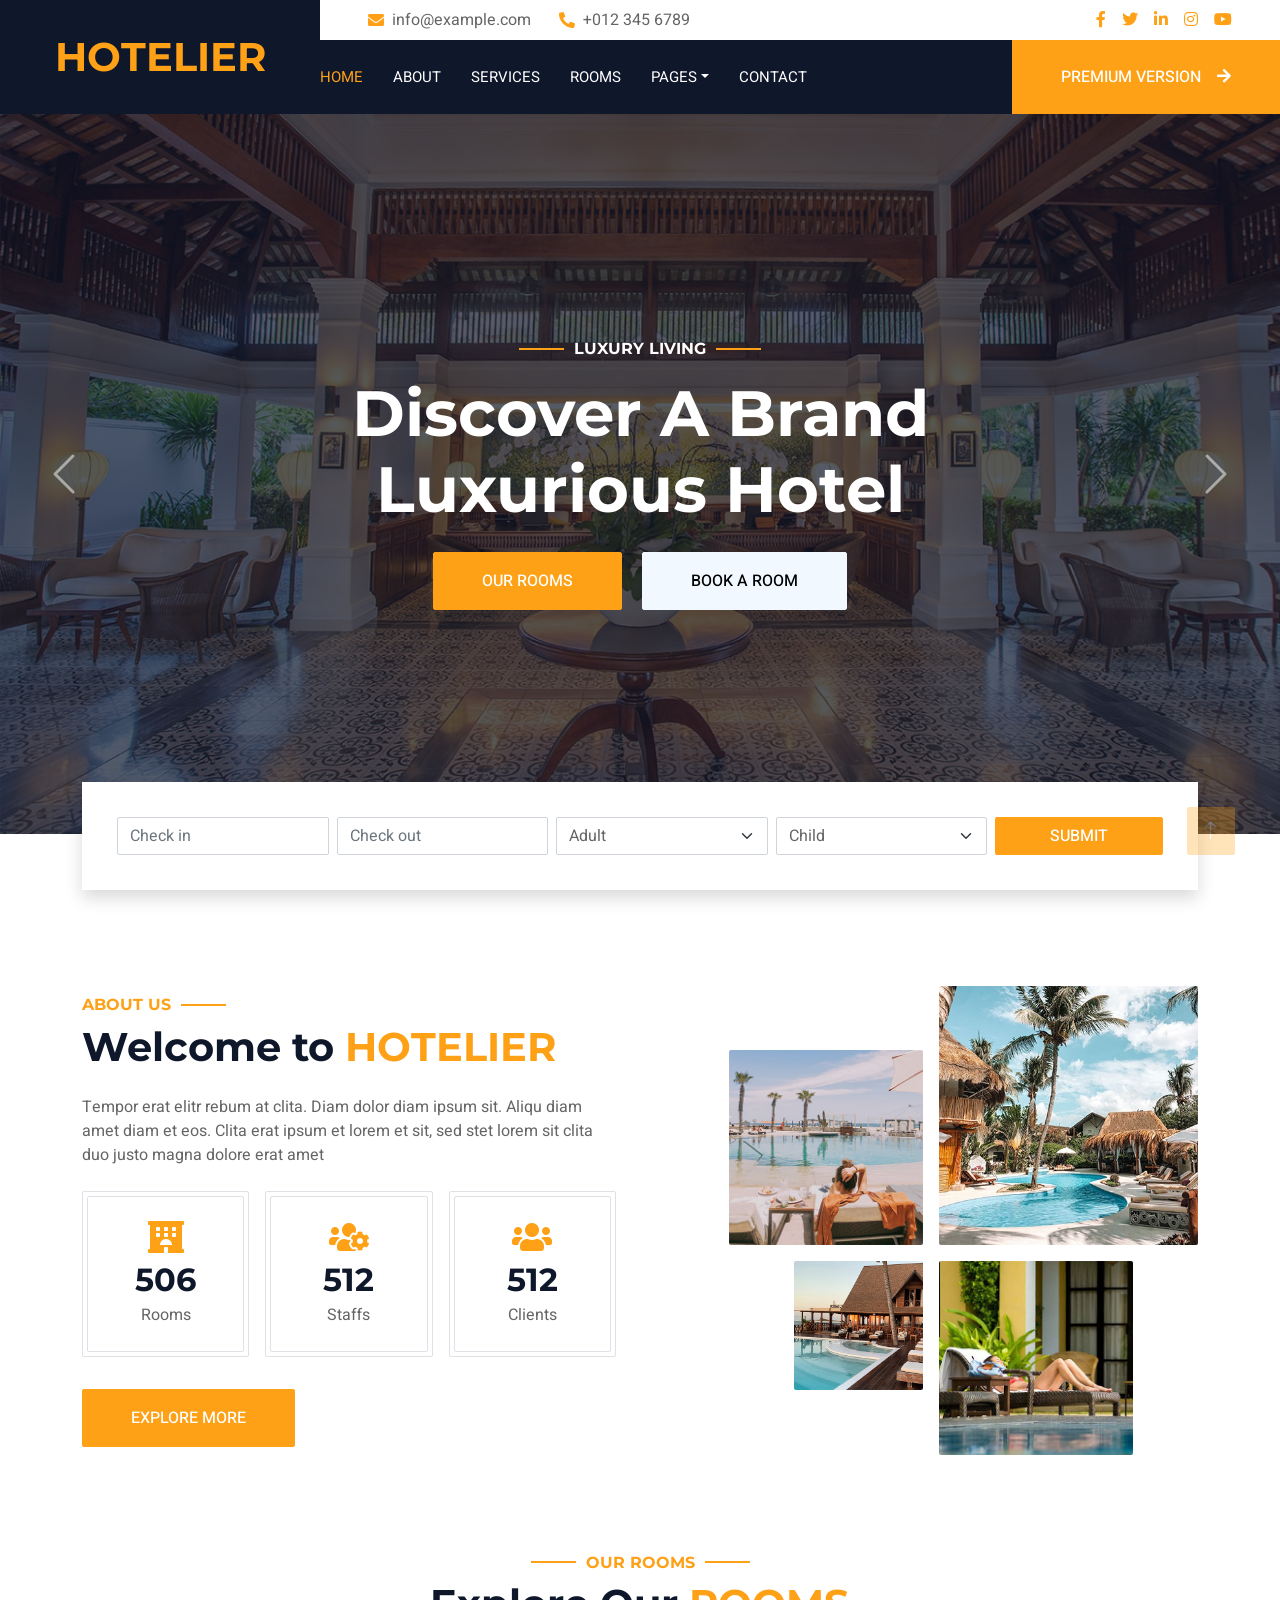
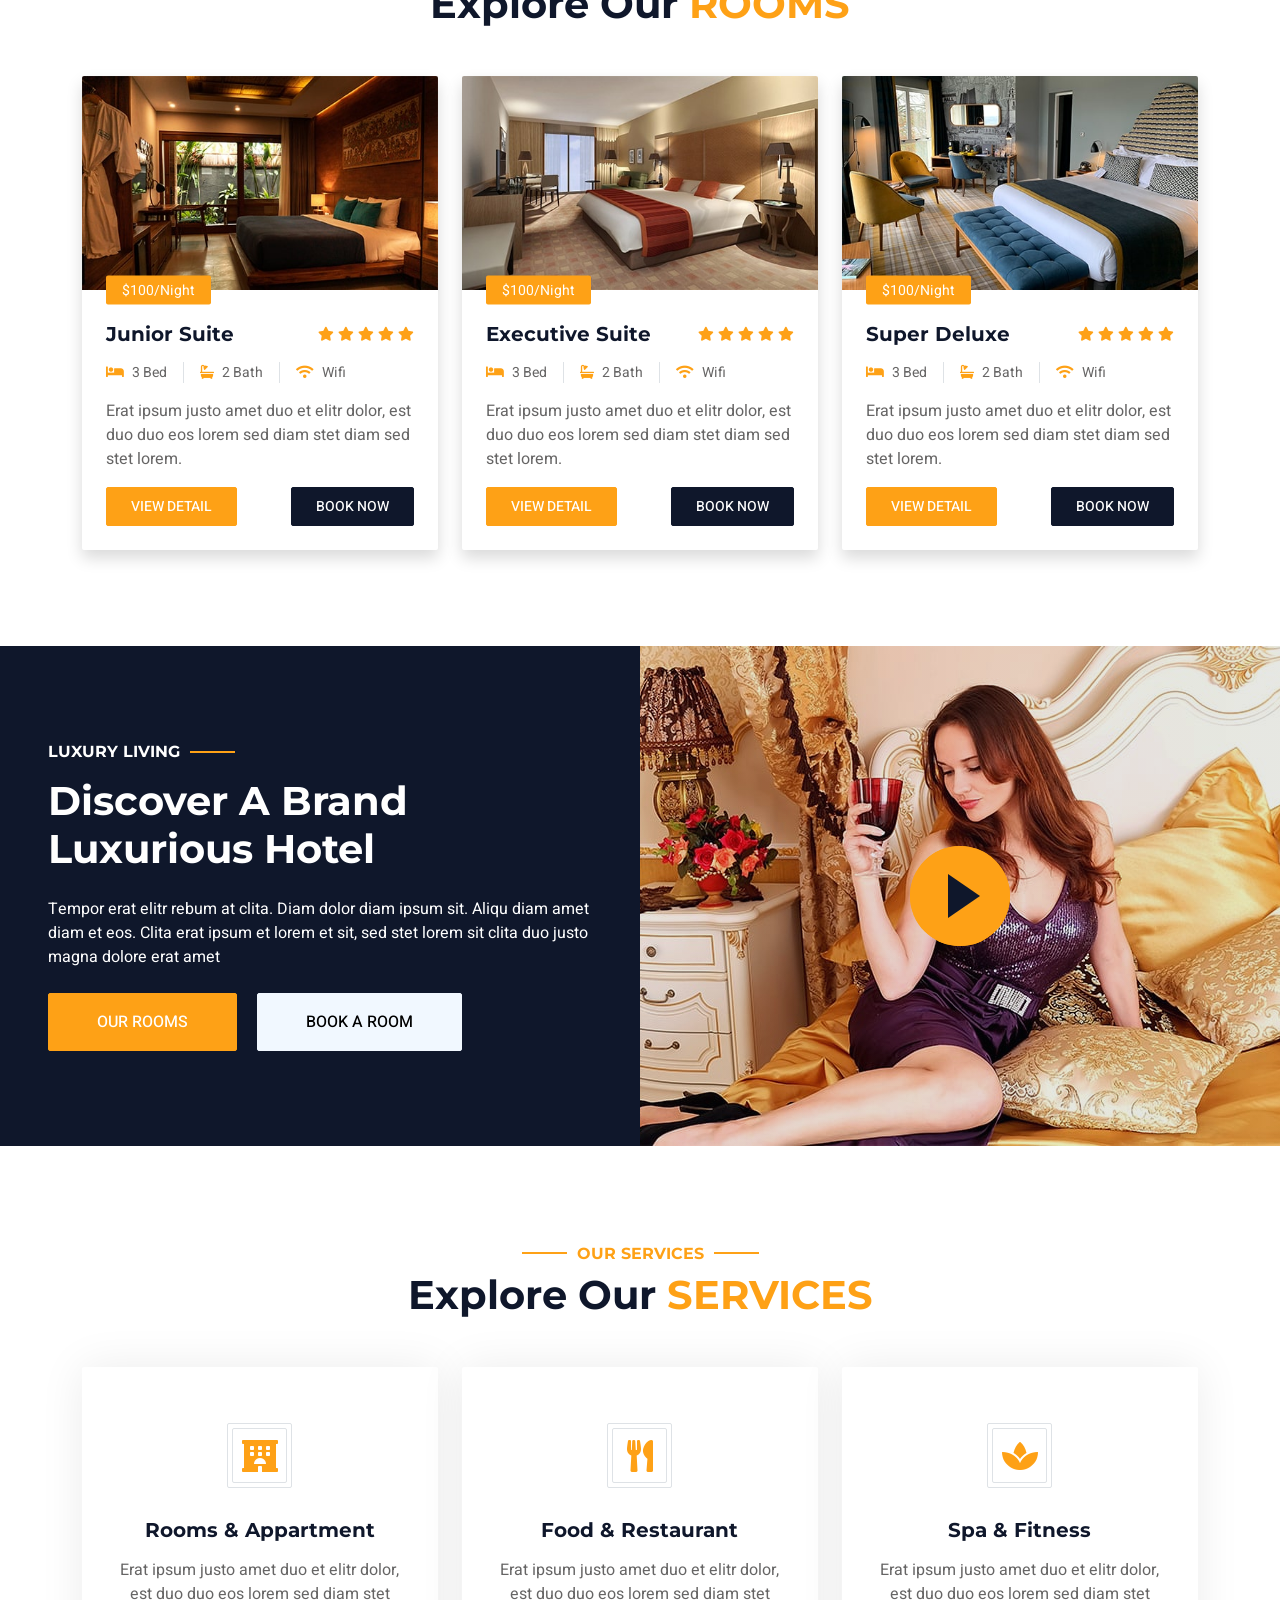
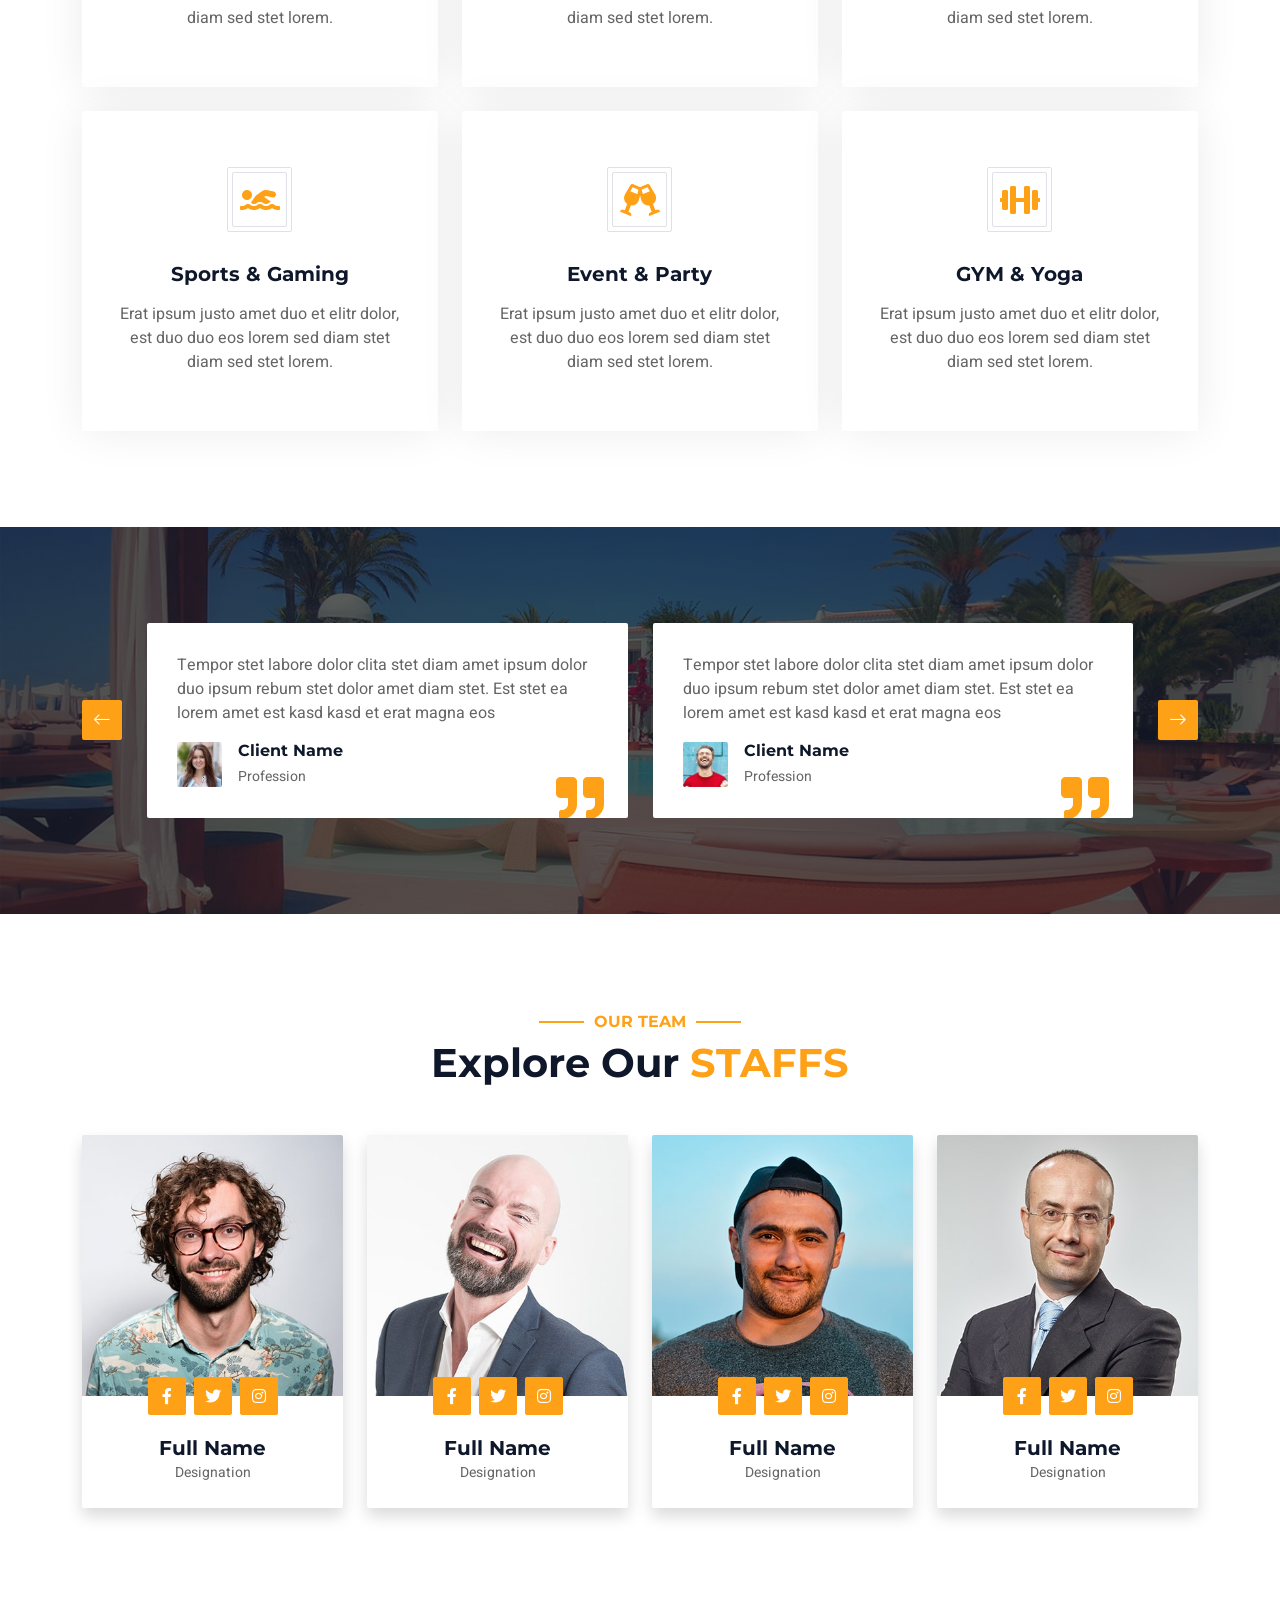
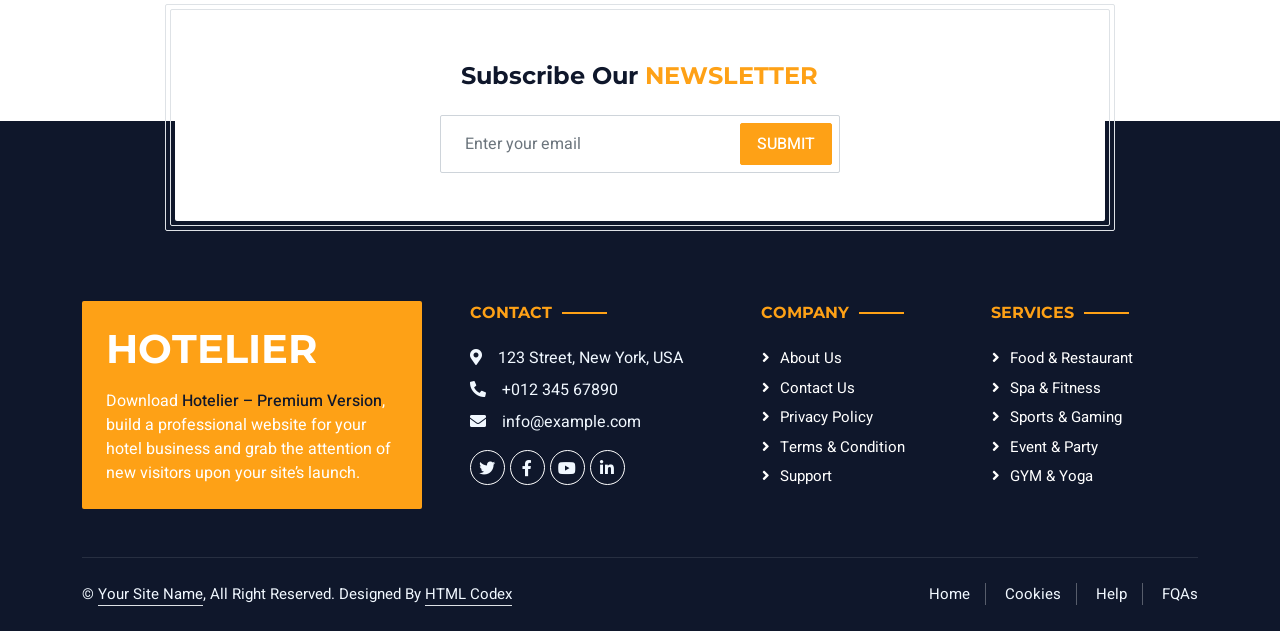
<file: projects/Hotelier/hotel-html-template/index.html>
<!DOCTYPE html>
<html lang="en">

<head>
    <meta charset="utf-8">
    <title>Hotelier - Hotel HTML Template</title>
    <meta content="width=device-width, initial-scale=1.0" name="viewport">
    <meta content="" name="keywords">
    <meta content="" name="description">

    <!-- Favicon -->
    <link href="img/favicon.ico" rel="icon">

    <!-- Google Web Fonts -->
    <link rel="preconnect" href="https://fonts.googleapis.com">
    <link rel="preconnect" href="https://fonts.gstatic.com" crossorigin>
    <link href="https://fonts.googleapis.com/css2?family=Heebo:wght@400;500;600;700&family=Montserrat:wght@400;500;600;700&display=swap" rel="stylesheet">  

    <!-- Icon Font Stylesheet -->
    <link href="https://cdnjs.cloudflare.com/ajax/libs/font-awesome/5.10.0/css/all.min.css" rel="stylesheet">
    <link href="https://cdn.jsdelivr.net/npm/bootstrap-icons@1.4.1/font/bootstrap-icons.css" rel="stylesheet">

    <!-- Libraries Stylesheet -->
    <link href="lib/animate/animate.min.css" rel="stylesheet">
    <link href="lib/owlcarousel/assets/owl.carousel.min.css" rel="stylesheet">
    <link href="lib/tempusdominus/css/tempusdominus-bootstrap-4.min.css" rel="stylesheet" />

    <!-- Customized Bootstrap Stylesheet -->
    <link href="css/bootstrap.min.css" rel="stylesheet">

    <!-- Template Stylesheet -->
    <link href="css/style.css" rel="stylesheet">
</head>

<body>
    <div class="container-xxl bg-white p-0">
        <!-- Spinner Start -->
        <div id="spinner" class="show bg-white position-fixed translate-middle w-100 vh-100 top-50 start-50 d-flex align-items-center justify-content-center">
            <div class="spinner-border text-primary" style="width: 3rem; height: 3rem;" role="status">
                <span class="sr-only">Loading...</span>
            </div>
        </div>
        <!-- Spinner End -->

        <!-- Header Start -->
        <div class="container-fluid bg-dark px-0">
            <div class="row gx-0">
                <div class="col-lg-3 bg-dark d-none d-lg-block">
                    <a href="index.html" class="navbar-brand w-100 h-100 m-0 p-0 d-flex align-items-center justify-content-center">
                        <h1 class="m-0 text-primary text-uppercase">Hotelier</h1>
                    </a>
                </div>
                <div class="col-lg-9">
                    <div class="row gx-0 bg-white d-none d-lg-flex">
                        <div class="col-lg-7 px-5 text-start">
                            <div class="h-100 d-inline-flex align-items-center py-2 me-4">
                                <i class="fa fa-envelope text-primary me-2"></i>
                                <p class="mb-0">info@example.com</p>
                            </div>
                            <div class="h-100 d-inline-flex align-items-center py-2">
                                <i class="fa fa-phone-alt text-primary me-2"></i>
                                <p class="mb-0">+012 345 6789</p>
                            </div>
                        </div>
                        <div class="col-lg-5 px-5 text-end">
                            <div class="d-inline-flex align-items-center py-2">
                                <a class="me-3" href=""><i class="fab fa-facebook-f"></i></a>
                                <a class="me-3" href=""><i class="fab fa-twitter"></i></a>
                                <a class="me-3" href=""><i class="fab fa-linkedin-in"></i></a>
                                <a class="me-3" href=""><i class="fab fa-instagram"></i></a>
                                <a class="" href=""><i class="fab fa-youtube"></i></a>
                            </div>
                        </div>
                    </div>
                    <nav class="navbar navbar-expand-lg bg-dark navbar-dark p-3 p-lg-0">
                        <a href="index.html" class="navbar-brand d-block d-lg-none">
                            <h1 class="m-0 text-primary text-uppercase">Hotelier</h1>
                        </a>
                        <button type="button" class="navbar-toggler" data-bs-toggle="collapse" data-bs-target="#navbarCollapse">
                            <span class="navbar-toggler-icon"></span>
                        </button>
                        <div class="collapse navbar-collapse justify-content-between" id="navbarCollapse">
                            <div class="navbar-nav mr-auto py-0">
                                <a href="index.html" class="nav-item nav-link active">Home</a>
                                <a href="about.html" class="nav-item nav-link">About</a>
                                <a href="service.html" class="nav-item nav-link">Services</a>
                                <a href="room.html" class="nav-item nav-link">Rooms</a>
                                <div class="nav-item dropdown">
                                    <a href="#" class="nav-link dropdown-toggle" data-bs-toggle="dropdown">Pages</a>
                                    <div class="dropdown-menu rounded-0 m-0">
                                        <a href="booking.html" class="dropdown-item">Booking</a>
                                        <a href="team.html" class="dropdown-item">Our Team</a>
                                        <a href="testimonial.html" class="dropdown-item">Testimonial</a>
                                    </div>
                                </div>
                                <a href="contact.html" class="nav-item nav-link">Contact</a>
                            </div>
                            <a href="https://htmlcodex.com/hotel-html-template-pro" class="btn btn-primary rounded-0 py-4 px-md-5 d-none d-lg-block">Premium Version<i class="fa fa-arrow-right ms-3"></i></a>
                        </div>
                    </nav>
                </div>
            </div>
        </div>
        <!-- Header End -->


        <!-- Carousel Start -->
        <div class="container-fluid p-0 mb-5">
            <div id="header-carousel" class="carousel slide" data-bs-ride="carousel">
                <div class="carousel-inner">
                    <div class="carousel-item active">
                        <img class="w-100" src="img/carousel-1.jpg" alt="Image">
                        <div class="carousel-caption d-flex flex-column align-items-center justify-content-center">
                            <div class="p-3" style="max-width: 700px;">
                                <h6 class="section-title text-white text-uppercase mb-3 animated slideInDown">Luxury Living</h6>
                                <h1 class="display-3 text-white mb-4 animated slideInDown">Discover A Brand Luxurious Hotel</h1>
                                <a href="" class="btn btn-primary py-md-3 px-md-5 me-3 animated slideInLeft">Our Rooms</a>
                                <a href="" class="btn btn-light py-md-3 px-md-5 animated slideInRight">Book A Room</a>
                            </div>
                        </div>
                    </div>
                    <div class="carousel-item">
                        <img class="w-100" src="img/carousel-2.jpg" alt="Image">
                        <div class="carousel-caption d-flex flex-column align-items-center justify-content-center">
                            <div class="p-3" style="max-width: 700px;">
                                <h6 class="section-title text-white text-uppercase mb-3 animated slideInDown">Luxury Living</h6>
                                <h1 class="display-3 text-white mb-4 animated slideInDown">Discover A Brand Luxurious Hotel</h1>
                                <a href="" class="btn btn-primary py-md-3 px-md-5 me-3 animated slideInLeft">Our Rooms</a>
                                <a href="" class="btn btn-light py-md-3 px-md-5 animated slideInRight">Book A Room</a>
                            </div>
                        </div>
                    </div>
                </div>
                <button class="carousel-control-prev" type="button" data-bs-target="#header-carousel"
                    data-bs-slide="prev">
                    <span class="carousel-control-prev-icon" aria-hidden="true"></span>
                    <span class="visually-hidden">Previous</span>
                </button>
                <button class="carousel-control-next" type="button" data-bs-target="#header-carousel"
                    data-bs-slide="next">
                    <span class="carousel-control-next-icon" aria-hidden="true"></span>
                    <span class="visually-hidden">Next</span>
                </button>
            </div>
        </div>
        <!-- Carousel End -->


        <!-- Booking Start -->
        <div class="container-fluid booking pb-5 wow fadeIn" data-wow-delay="0.1s">
            <div class="container">
                <div class="bg-white shadow" style="padding: 35px;">
                    <div class="row g-2">
                        <div class="col-md-10">
                            <div class="row g-2">
                                <div class="col-md-3">
                                    <div class="date" id="date1" data-target-input="nearest">
                                        <input type="text" class="form-control datetimepicker-input"
                                            placeholder="Check in" data-target="#date1" data-toggle="datetimepicker" />
                                    </div>
                                </div>
                                <div class="col-md-3">
                                    <div class="date" id="date2" data-target-input="nearest">
                                        <input type="text" class="form-control datetimepicker-input" placeholder="Check out" data-target="#date2" data-toggle="datetimepicker"/>
                                    </div>
                                </div>
                                <div class="col-md-3">
                                    <select class="form-select">
                                        <option selected>Adult</option>
                                        <option value="1">Adult 1</option>
                                        <option value="2">Adult 2</option>
                                        <option value="3">Adult 3</option>
                                    </select>
                                </div>
                                <div class="col-md-3">
                                    <select class="form-select">
                                        <option selected>Child</option>
                                        <option value="1">Child 1</option>
                                        <option value="2">Child 2</option>
                                        <option value="3">Child 3</option>
                                    </select>
                                </div>
                            </div>
                        </div>
                        <div class="col-md-2">
                            <button class="btn btn-primary w-100">Submit</button>
                        </div>
                    </div>
                </div>
            </div>
        </div>
        <!-- Booking End -->


        <!-- About Start -->
        <div class="container-xxl py-5">
            <div class="container">
                <div class="row g-5 align-items-center">
                    <div class="col-lg-6">
                        <h6 class="section-title text-start text-primary text-uppercase">About Us</h6>
                        <h1 class="mb-4">Welcome to <span class="text-primary text-uppercase">Hotelier</span></h1>
                        <p class="mb-4">Tempor erat elitr rebum at clita. Diam dolor diam ipsum sit. Aliqu diam amet diam et eos. Clita erat ipsum et lorem et sit, sed stet lorem sit clita duo justo magna dolore erat amet</p>
                        <div class="row g-3 pb-4">
                            <div class="col-sm-4 wow fadeIn" data-wow-delay="0.1s">
                                <div class="border rounded p-1">
                                    <div class="border rounded text-center p-4">
                                        <i class="fa fa-hotel fa-2x text-primary mb-2"></i>
                                        <h2 class="mb-1" data-toggle="counter-up">1234</h2>
                                        <p class="mb-0">Rooms</p>
                                    </div>
                                </div>
                            </div>
                            <div class="col-sm-4 wow fadeIn" data-wow-delay="0.3s">
                                <div class="border rounded p-1">
                                    <div class="border rounded text-center p-4">
                                        <i class="fa fa-users-cog fa-2x text-primary mb-2"></i>
                                        <h2 class="mb-1" data-toggle="counter-up">1234</h2>
                                        <p class="mb-0">Staffs</p>
                                    </div>
                                </div>
                            </div>
                            <div class="col-sm-4 wow fadeIn" data-wow-delay="0.5s">
                                <div class="border rounded p-1">
                                    <div class="border rounded text-center p-4">
                                        <i class="fa fa-users fa-2x text-primary mb-2"></i>
                                        <h2 class="mb-1" data-toggle="counter-up">1234</h2>
                                        <p class="mb-0">Clients</p>
                                    </div>
                                </div>
                            </div>
                        </div>
                        <a class="btn btn-primary py-3 px-5 mt-2" href="">Explore More</a>
                    </div>
                    <div class="col-lg-6">
                        <div class="row g-3">
                            <div class="col-6 text-end">
                                <img class="img-fluid rounded w-75 wow zoomIn" data-wow-delay="0.1s" src="img/about-1.jpg" style="margin-top: 25%;">
                            </div>
                            <div class="col-6 text-start">
                                <img class="img-fluid rounded w-100 wow zoomIn" data-wow-delay="0.3s" src="img/about-2.jpg">
                            </div>
                            <div class="col-6 text-end">
                                <img class="img-fluid rounded w-50 wow zoomIn" data-wow-delay="0.5s" src="img/about-3.jpg">
                            </div>
                            <div class="col-6 text-start">
                                <img class="img-fluid rounded w-75 wow zoomIn" data-wow-delay="0.7s" src="img/about-4.jpg">
                            </div>
                        </div>
                    </div>
                </div>
            </div>
        </div>
        <!-- About End -->


        <!-- Room Start -->
        <div class="container-xxl py-5">
            <div class="container">
                <div class="text-center wow fadeInUp" data-wow-delay="0.1s">
                    <h6 class="section-title text-center text-primary text-uppercase">Our Rooms</h6>
                    <h1 class="mb-5">Explore Our <span class="text-primary text-uppercase">Rooms</span></h1>
                </div>
                <div class="row g-4">
                    <div class="col-lg-4 col-md-6 wow fadeInUp" data-wow-delay="0.1s">
                        <div class="room-item shadow rounded overflow-hidden">
                            <div class="position-relative">
                                <img class="img-fluid" src="img/room-1.jpg" alt="">
                                <small class="position-absolute start-0 top-100 translate-middle-y bg-primary text-white rounded py-1 px-3 ms-4">$100/Night</small>
                            </div>
                            <div class="p-4 mt-2">
                                <div class="d-flex justify-content-between mb-3">
                                    <h5 class="mb-0">Junior Suite</h5>
                                    <div class="ps-2">
                                        <small class="fa fa-star text-primary"></small>
                                        <small class="fa fa-star text-primary"></small>
                                        <small class="fa fa-star text-primary"></small>
                                        <small class="fa fa-star text-primary"></small>
                                        <small class="fa fa-star text-primary"></small>
                                    </div>
                                </div>
                                <div class="d-flex mb-3">
                                    <small class="border-end me-3 pe-3"><i class="fa fa-bed text-primary me-2"></i>3 Bed</small>
                                    <small class="border-end me-3 pe-3"><i class="fa fa-bath text-primary me-2"></i>2 Bath</small>
                                    <small><i class="fa fa-wifi text-primary me-2"></i>Wifi</small>
                                </div>
                                <p class="text-body mb-3">Erat ipsum justo amet duo et elitr dolor, est duo duo eos lorem sed diam stet diam sed stet lorem.</p>
                                <div class="d-flex justify-content-between">
                                    <a class="btn btn-sm btn-primary rounded py-2 px-4" href="">View Detail</a>
                                    <a class="btn btn-sm btn-dark rounded py-2 px-4" href="">Book Now</a>
                                </div>
                            </div>
                        </div>
                    </div>
                    <div class="col-lg-4 col-md-6 wow fadeInUp" data-wow-delay="0.3s">
                        <div class="room-item shadow rounded overflow-hidden">
                            <div class="position-relative">
                                <img class="img-fluid" src="img/room-2.jpg" alt="">
                                <small class="position-absolute start-0 top-100 translate-middle-y bg-primary text-white rounded py-1 px-3 ms-4">$100/Night</small>
                            </div>
                            <div class="p-4 mt-2">
                                <div class="d-flex justify-content-between mb-3">
                                    <h5 class="mb-0">Executive Suite</h5>
                                    <div class="ps-2">
                                        <small class="fa fa-star text-primary"></small>
                                        <small class="fa fa-star text-primary"></small>
                                        <small class="fa fa-star text-primary"></small>
                                        <small class="fa fa-star text-primary"></small>
                                        <small class="fa fa-star text-primary"></small>
                                    </div>
                                </div>
                                <div class="d-flex mb-3">
                                    <small class="border-end me-3 pe-3"><i class="fa fa-bed text-primary me-2"></i>3 Bed</small>
                                    <small class="border-end me-3 pe-3"><i class="fa fa-bath text-primary me-2"></i>2 Bath</small>
                                    <small><i class="fa fa-wifi text-primary me-2"></i>Wifi</small>
                                </div>
                                <p class="text-body mb-3">Erat ipsum justo amet duo et elitr dolor, est duo duo eos lorem sed diam stet diam sed stet lorem.</p>
                                <div class="d-flex justify-content-between">
                                    <a class="btn btn-sm btn-primary rounded py-2 px-4" href="">View Detail</a>
                                    <a class="btn btn-sm btn-dark rounded py-2 px-4" href="">Book Now</a>
                                </div>
                            </div>
                        </div>
                    </div>
                    <div class="col-lg-4 col-md-6 wow fadeInUp" data-wow-delay="0.6s">
                        <div class="room-item shadow rounded overflow-hidden">
                            <div class="position-relative">
                                <img class="img-fluid" src="img/room-3.jpg" alt="">
                                <small class="position-absolute start-0 top-100 translate-middle-y bg-primary text-white rounded py-1 px-3 ms-4">$100/Night</small>
                            </div>
                            <div class="p-4 mt-2">
                                <div class="d-flex justify-content-between mb-3">
                                    <h5 class="mb-0">Super Deluxe</h5>
                                    <div class="ps-2">
                                        <small class="fa fa-star text-primary"></small>
                                        <small class="fa fa-star text-primary"></small>
                                        <small class="fa fa-star text-primary"></small>
                                        <small class="fa fa-star text-primary"></small>
                                        <small class="fa fa-star text-primary"></small>
                                    </div>
                                </div>
                                <div class="d-flex mb-3">
                                    <small class="border-end me-3 pe-3"><i class="fa fa-bed text-primary me-2"></i>3 Bed</small>
                                    <small class="border-end me-3 pe-3"><i class="fa fa-bath text-primary me-2"></i>2 Bath</small>
                                    <small><i class="fa fa-wifi text-primary me-2"></i>Wifi</small>
                                </div>
                                <p class="text-body mb-3">Erat ipsum justo amet duo et elitr dolor, est duo duo eos lorem sed diam stet diam sed stet lorem.</p>
                                <div class="d-flex justify-content-between">
                                    <a class="btn btn-sm btn-primary rounded py-2 px-4" href="">View Detail</a>
                                    <a class="btn btn-sm btn-dark rounded py-2 px-4" href="">Book Now</a>
                                </div>
                            </div>
                        </div>
                    </div>
                </div>
            </div>
        </div>
        <!-- Room End -->


        <!-- Video Start -->
        <div class="container-xxl py-5 px-0 wow zoomIn" data-wow-delay="0.1s">
            <div class="row g-0">
                <div class="col-md-6 bg-dark d-flex align-items-center">
                    <div class="p-5">
                        <h6 class="section-title text-start text-white text-uppercase mb-3">Luxury Living</h6>
                        <h1 class="text-white mb-4">Discover A Brand Luxurious Hotel</h1>
                        <p class="text-white mb-4">Tempor erat elitr rebum at clita. Diam dolor diam ipsum sit. Aliqu diam amet diam et eos. Clita erat ipsum et lorem et sit, sed stet lorem sit clita duo justo magna dolore erat amet</p>
                        <a href="" class="btn btn-primary py-md-3 px-md-5 me-3">Our Rooms</a>
                        <a href="" class="btn btn-light py-md-3 px-md-5">Book A Room</a>
                    </div>
                </div>
                <div class="col-md-6">
                    <div class="video">
                        <button type="button" class="btn-play" data-bs-toggle="modal" data-src="https://www.youtube.com/embed/DWRcNpR6Kdc" data-bs-target="#videoModal">
                            <span></span>
                        </button>
                    </div>
                </div>
            </div>
        </div>

        <div class="modal fade" id="videoModal" tabindex="-1" aria-labelledby="exampleModalLabel" aria-hidden="true">
            <div class="modal-dialog">
                <div class="modal-content rounded-0">
                    <div class="modal-header">
                        <h5 class="modal-title" id="exampleModalLabel">Youtube Video</h5>
                        <button type="button" class="btn-close" data-bs-dismiss="modal" aria-label="Close"></button>
                    </div>
                    <div class="modal-body">
                        <!-- 16:9 aspect ratio -->
                        <div class="ratio ratio-16x9">
                            <iframe class="embed-responsive-item" src="" id="video" allowfullscreen allowscriptaccess="always"
                                allow="autoplay"></iframe>
                        </div>
                    </div>
                </div>
            </div>
        </div>
        <!-- Video Start -->


        <!-- Service Start -->
        <div class="container-xxl py-5">
            <div class="container">
                <div class="text-center wow fadeInUp" data-wow-delay="0.1s">
                    <h6 class="section-title text-center text-primary text-uppercase">Our Services</h6>
                    <h1 class="mb-5">Explore Our <span class="text-primary text-uppercase">Services</span></h1>
                </div>
                <div class="row g-4">
                    <div class="col-lg-4 col-md-6 wow fadeInUp" data-wow-delay="0.1s">
                        <a class="service-item rounded" href="">
                            <div class="service-icon bg-transparent border rounded p-1">
                                <div class="w-100 h-100 border rounded d-flex align-items-center justify-content-center">
                                    <i class="fa fa-hotel fa-2x text-primary"></i>
                                </div>
                            </div>
                            <h5 class="mb-3">Rooms & Appartment</h5>
                            <p class="text-body mb-0">Erat ipsum justo amet duo et elitr dolor, est duo duo eos lorem sed diam stet diam sed stet lorem.</p>
                        </a>
                    </div>
                    <div class="col-lg-4 col-md-6 wow fadeInUp" data-wow-delay="0.2s">
                        <a class="service-item rounded" href="">
                            <div class="service-icon bg-transparent border rounded p-1">
                                <div class="w-100 h-100 border rounded d-flex align-items-center justify-content-center">
                                    <i class="fa fa-utensils fa-2x text-primary"></i>
                                </div>
                            </div>
                            <h5 class="mb-3">Food & Restaurant</h5>
                            <p class="text-body mb-0">Erat ipsum justo amet duo et elitr dolor, est duo duo eos lorem sed diam stet diam sed stet lorem.</p>
                        </a>
                    </div>
                    <div class="col-lg-4 col-md-6 wow fadeInUp" data-wow-delay="0.3s">
                        <a class="service-item rounded" href="">
                            <div class="service-icon bg-transparent border rounded p-1">
                                <div class="w-100 h-100 border rounded d-flex align-items-center justify-content-center">
                                    <i class="fa fa-spa fa-2x text-primary"></i>
                                </div>
                            </div>
                            <h5 class="mb-3">Spa & Fitness</h5>
                            <p class="text-body mb-0">Erat ipsum justo amet duo et elitr dolor, est duo duo eos lorem sed diam stet diam sed stet lorem.</p>
                        </a>
                    </div>
                    <div class="col-lg-4 col-md-6 wow fadeInUp" data-wow-delay="0.4s">
                        <a class="service-item rounded" href="">
                            <div class="service-icon bg-transparent border rounded p-1">
                                <div class="w-100 h-100 border rounded d-flex align-items-center justify-content-center">
                                    <i class="fa fa-swimmer fa-2x text-primary"></i>
                                </div>
                            </div>
                            <h5 class="mb-3">Sports & Gaming</h5>
                            <p class="text-body mb-0">Erat ipsum justo amet duo et elitr dolor, est duo duo eos lorem sed diam stet diam sed stet lorem.</p>
                        </a>
                    </div>
                    <div class="col-lg-4 col-md-6 wow fadeInUp" data-wow-delay="0.5s">
                        <a class="service-item rounded" href="">
                            <div class="service-icon bg-transparent border rounded p-1">
                                <div class="w-100 h-100 border rounded d-flex align-items-center justify-content-center">
                                    <i class="fa fa-glass-cheers fa-2x text-primary"></i>
                                </div>
                            </div>
                            <h5 class="mb-3">Event & Party</h5>
                            <p class="text-body mb-0">Erat ipsum justo amet duo et elitr dolor, est duo duo eos lorem sed diam stet diam sed stet lorem.</p>
                        </a>
                    </div>
                    <div class="col-lg-4 col-md-6 wow fadeInUp" data-wow-delay="0.6s">
                        <a class="service-item rounded" href="">
                            <div class="service-icon bg-transparent border rounded p-1">
                                <div class="w-100 h-100 border rounded d-flex align-items-center justify-content-center">
                                    <i class="fa fa-dumbbell fa-2x text-primary"></i>
                                </div>
                            </div>
                            <h5 class="mb-3">GYM & Yoga</h5>
                            <p class="text-body mb-0">Erat ipsum justo amet duo et elitr dolor, est duo duo eos lorem sed diam stet diam sed stet lorem.</p>
                        </a>
                    </div>
                </div>
            </div>
        </div>
        <!-- Service End -->


        <!-- Testimonial Start -->
        <div class="container-xxl testimonial my-5 py-5 bg-dark wow zoomIn" data-wow-delay="0.1s">
            <div class="container">
                <div class="owl-carousel testimonial-carousel py-5">
                    <div class="testimonial-item position-relative bg-white rounded overflow-hidden">
                        <p>Tempor stet labore dolor clita stet diam amet ipsum dolor duo ipsum rebum stet dolor amet diam stet. Est stet ea lorem amet est kasd kasd et erat magna eos</p>
                        <div class="d-flex align-items-center">
                            <img class="img-fluid flex-shrink-0 rounded" src="img/testimonial-1.jpg" style="width: 45px; height: 45px;">
                            <div class="ps-3">
                                <h6 class="fw-bold mb-1">Client Name</h6>
                                <small>Profession</small>
                            </div>
                        </div>
                        <i class="fa fa-quote-right fa-3x text-primary position-absolute end-0 bottom-0 me-4 mb-n1"></i>
                    </div>
                    <div class="testimonial-item position-relative bg-white rounded overflow-hidden">
                        <p>Tempor stet labore dolor clita stet diam amet ipsum dolor duo ipsum rebum stet dolor amet diam stet. Est stet ea lorem amet est kasd kasd et erat magna eos</p>
                        <div class="d-flex align-items-center">
                            <img class="img-fluid flex-shrink-0 rounded" src="img/testimonial-2.jpg" style="width: 45px; height: 45px;">
                            <div class="ps-3">
                                <h6 class="fw-bold mb-1">Client Name</h6>
                                <small>Profession</small>
                            </div>
                        </div>
                        <i class="fa fa-quote-right fa-3x text-primary position-absolute end-0 bottom-0 me-4 mb-n1"></i>
                    </div>
                    <div class="testimonial-item position-relative bg-white rounded overflow-hidden">
                        <p>Tempor stet labore dolor clita stet diam amet ipsum dolor duo ipsum rebum stet dolor amet diam stet. Est stet ea lorem amet est kasd kasd et erat magna eos</p>
                        <div class="d-flex align-items-center">
                            <img class="img-fluid flex-shrink-0 rounded" src="img/testimonial-3.jpg" style="width: 45px; height: 45px;">
                            <div class="ps-3">
                                <h6 class="fw-bold mb-1">Client Name</h6>
                                <small>Profession</small>
                            </div>
                        </div>
                        <i class="fa fa-quote-right fa-3x text-primary position-absolute end-0 bottom-0 me-4 mb-n1"></i>
                    </div>
                </div>
            </div>
        </div>
        <!-- Testimonial End -->


        <!-- Team Start -->
        <div class="container-xxl py-5">
            <div class="container">
                <div class="text-center wow fadeInUp" data-wow-delay="0.1s">
                    <h6 class="section-title text-center text-primary text-uppercase">Our Team</h6>
                    <h1 class="mb-5">Explore Our <span class="text-primary text-uppercase">Staffs</span></h1>
                </div>
                <div class="row g-4">
                    <div class="col-lg-3 col-md-6 wow fadeInUp" data-wow-delay="0.1s">
                        <div class="rounded shadow overflow-hidden">
                            <div class="position-relative">
                                <img class="img-fluid" src="img/team-1.jpg" alt="">
                                <div class="position-absolute start-50 top-100 translate-middle d-flex align-items-center">
                                    <a class="btn btn-square btn-primary mx-1" href=""><i class="fab fa-facebook-f"></i></a>
                                    <a class="btn btn-square btn-primary mx-1" href=""><i class="fab fa-twitter"></i></a>
                                    <a class="btn btn-square btn-primary mx-1" href=""><i class="fab fa-instagram"></i></a>
                                </div>
                            </div>
                            <div class="text-center p-4 mt-3">
                                <h5 class="fw-bold mb-0">Full Name</h5>
                                <small>Designation</small>
                            </div>
                        </div>
                    </div>
                    <div class="col-lg-3 col-md-6 wow fadeInUp" data-wow-delay="0.3s">
                        <div class="rounded shadow overflow-hidden">
                            <div class="position-relative">
                                <img class="img-fluid" src="img/team-2.jpg" alt="">
                                <div class="position-absolute start-50 top-100 translate-middle d-flex align-items-center">
                                    <a class="btn btn-square btn-primary mx-1" href=""><i class="fab fa-facebook-f"></i></a>
                                    <a class="btn btn-square btn-primary mx-1" href=""><i class="fab fa-twitter"></i></a>
                                    <a class="btn btn-square btn-primary mx-1" href=""><i class="fab fa-instagram"></i></a>
                                </div>
                            </div>
                            <div class="text-center p-4 mt-3">
                                <h5 class="fw-bold mb-0">Full Name</h5>
                                <small>Designation</small>
                            </div>
                        </div>
                    </div>
                    <div class="col-lg-3 col-md-6 wow fadeInUp" data-wow-delay="0.5s">
                        <div class="rounded shadow overflow-hidden">
                            <div class="position-relative">
                                <img class="img-fluid" src="img/team-3.jpg" alt="">
                                <div class="position-absolute start-50 top-100 translate-middle d-flex align-items-center">
                                    <a class="btn btn-square btn-primary mx-1" href=""><i class="fab fa-facebook-f"></i></a>
                                    <a class="btn btn-square btn-primary mx-1" href=""><i class="fab fa-twitter"></i></a>
                                    <a class="btn btn-square btn-primary mx-1" href=""><i class="fab fa-instagram"></i></a>
                                </div>
                            </div>
                            <div class="text-center p-4 mt-3">
                                <h5 class="fw-bold mb-0">Full Name</h5>
                                <small>Designation</small>
                            </div>
                        </div>
                    </div>
                    <div class="col-lg-3 col-md-6 wow fadeInUp" data-wow-delay="0.7s">
                        <div class="rounded shadow overflow-hidden">
                            <div class="position-relative">
                                <img class="img-fluid" src="img/team-4.jpg" alt="">
                                <div class="position-absolute start-50 top-100 translate-middle d-flex align-items-center">
                                    <a class="btn btn-square btn-primary mx-1" href=""><i class="fab fa-facebook-f"></i></a>
                                    <a class="btn btn-square btn-primary mx-1" href=""><i class="fab fa-twitter"></i></a>
                                    <a class="btn btn-square btn-primary mx-1" href=""><i class="fab fa-instagram"></i></a>
                                </div>
                            </div>
                            <div class="text-center p-4 mt-3">
                                <h5 class="fw-bold mb-0">Full Name</h5>
                                <small>Designation</small>
                            </div>
                        </div>
                    </div>
                </div>
            </div>
        </div>
        <!-- Team End -->


        <!-- Newsletter Start -->
        <div class="container newsletter mt-5 wow fadeIn" data-wow-delay="0.1s">
            <div class="row justify-content-center">
                <div class="col-lg-10 border rounded p-1">
                    <div class="border rounded text-center p-1">
                        <div class="bg-white rounded text-center p-5">
                            <h4 class="mb-4">Subscribe Our <span class="text-primary text-uppercase">Newsletter</span></h4>
                            <div class="position-relative mx-auto" style="max-width: 400px;">
                                <input class="form-control w-100 py-3 ps-4 pe-5" type="text" placeholder="Enter your email">
                                <button type="button" class="btn btn-primary py-2 px-3 position-absolute top-0 end-0 mt-2 me-2">Submit</button>
                            </div>
                        </div>
                    </div>
                </div>
            </div>
        </div>
        <!-- Newsletter Start -->
        

        <!-- Footer Start -->
        <div class="container-fluid bg-dark text-light footer wow fadeIn" data-wow-delay="0.1s">
            <div class="container pb-5">
                <div class="row g-5">
                    <div class="col-md-6 col-lg-4">
                        <div class="bg-primary rounded p-4">
                            <a href="index.html"><h1 class="text-white text-uppercase mb-3">Hotelier</h1></a>
                            <p class="text-white mb-0">
								Download <a class="text-dark fw-medium" href="https://htmlcodex.com/hotel-html-template-pro">Hotelier – Premium Version</a>, build a professional website for your hotel business and grab the attention of new visitors upon your site’s launch.
							</p>
                        </div>
                    </div>
                    <div class="col-md-6 col-lg-3">
                        <h6 class="section-title text-start text-primary text-uppercase mb-4">Contact</h6>
                        <p class="mb-2"><i class="fa fa-map-marker-alt me-3"></i>123 Street, New York, USA</p>
                        <p class="mb-2"><i class="fa fa-phone-alt me-3"></i>+012 345 67890</p>
                        <p class="mb-2"><i class="fa fa-envelope me-3"></i>info@example.com</p>
                        <div class="d-flex pt-2">
                            <a class="btn btn-outline-light btn-social" href=""><i class="fab fa-twitter"></i></a>
                            <a class="btn btn-outline-light btn-social" href=""><i class="fab fa-facebook-f"></i></a>
                            <a class="btn btn-outline-light btn-social" href=""><i class="fab fa-youtube"></i></a>
                            <a class="btn btn-outline-light btn-social" href=""><i class="fab fa-linkedin-in"></i></a>
                        </div>
                    </div>
                    <div class="col-lg-5 col-md-12">
                        <div class="row gy-5 g-4">
                            <div class="col-md-6">
                                <h6 class="section-title text-start text-primary text-uppercase mb-4">Company</h6>
                                <a class="btn btn-link" href="">About Us</a>
                                <a class="btn btn-link" href="">Contact Us</a>
                                <a class="btn btn-link" href="">Privacy Policy</a>
                                <a class="btn btn-link" href="">Terms & Condition</a>
                                <a class="btn btn-link" href="">Support</a>
                            </div>
                            <div class="col-md-6">
                                <h6 class="section-title text-start text-primary text-uppercase mb-4">Services</h6>
                                <a class="btn btn-link" href="">Food & Restaurant</a>
                                <a class="btn btn-link" href="">Spa & Fitness</a>
                                <a class="btn btn-link" href="">Sports & Gaming</a>
                                <a class="btn btn-link" href="">Event & Party</a>
                                <a class="btn btn-link" href="">GYM & Yoga</a>
                            </div>
                        </div>
                    </div>
                </div>
            </div>
            <div class="container">
                <div class="copyright">
                    <div class="row">
                        <div class="col-md-6 text-center text-md-start mb-3 mb-md-0">
                            &copy; <a class="border-bottom" href="#">Your Site Name</a>, All Right Reserved. 
							
							<!--/*** This template is free as long as you keep the footer author’s credit link/attribution link/backlink. If you'd like to use the template without the footer author’s credit link/attribution link/backlink, you can purchase the Credit Removal License from "https://htmlcodex.com/credit-removal". Thank you for your support. ***/-->
							Designed By <a class="border-bottom" href="https://htmlcodex.com">HTML Codex</a>
                        </div>
                        <div class="col-md-6 text-center text-md-end">
                            <div class="footer-menu">
                                <a href="">Home</a>
                                <a href="">Cookies</a>
                                <a href="">Help</a>
                                <a href="">FQAs</a>
                            </div>
                        </div>
                    </div>
                </div>
            </div>
        </div>
        <!-- Footer End -->


        <!-- Back to Top -->
        <a href="#" class="btn btn-lg btn-primary btn-lg-square back-to-top"><i class="bi bi-arrow-up"></i></a>
    </div>

    <!-- JavaScript Libraries -->
    <script src="https://code.jquery.com/jquery-3.4.1.min.js"></script>
    <script src="https://cdn.jsdelivr.net/npm/bootstrap@5.0.0/dist/js/bootstrap.bundle.min.js"></script>
    <script src="lib/wow/wow.min.js"></script>
    <script src="lib/easing/easing.min.js"></script>
    <script src="lib/waypoints/waypoints.min.js"></script>
    <script src="lib/counterup/counterup.min.js"></script>
    <script src="lib/owlcarousel/owl.carousel.min.js"></script>
    <script src="lib/tempusdominus/js/moment.min.js"></script>
    <script src="lib/tempusdominus/js/moment-timezone.min.js"></script>
    <script src="lib/tempusdominus/js/tempusdominus-bootstrap-4.min.js"></script>

    <!-- Template Javascript -->
    <script src="js/main.js"></script>
</body>

</html>
</file>
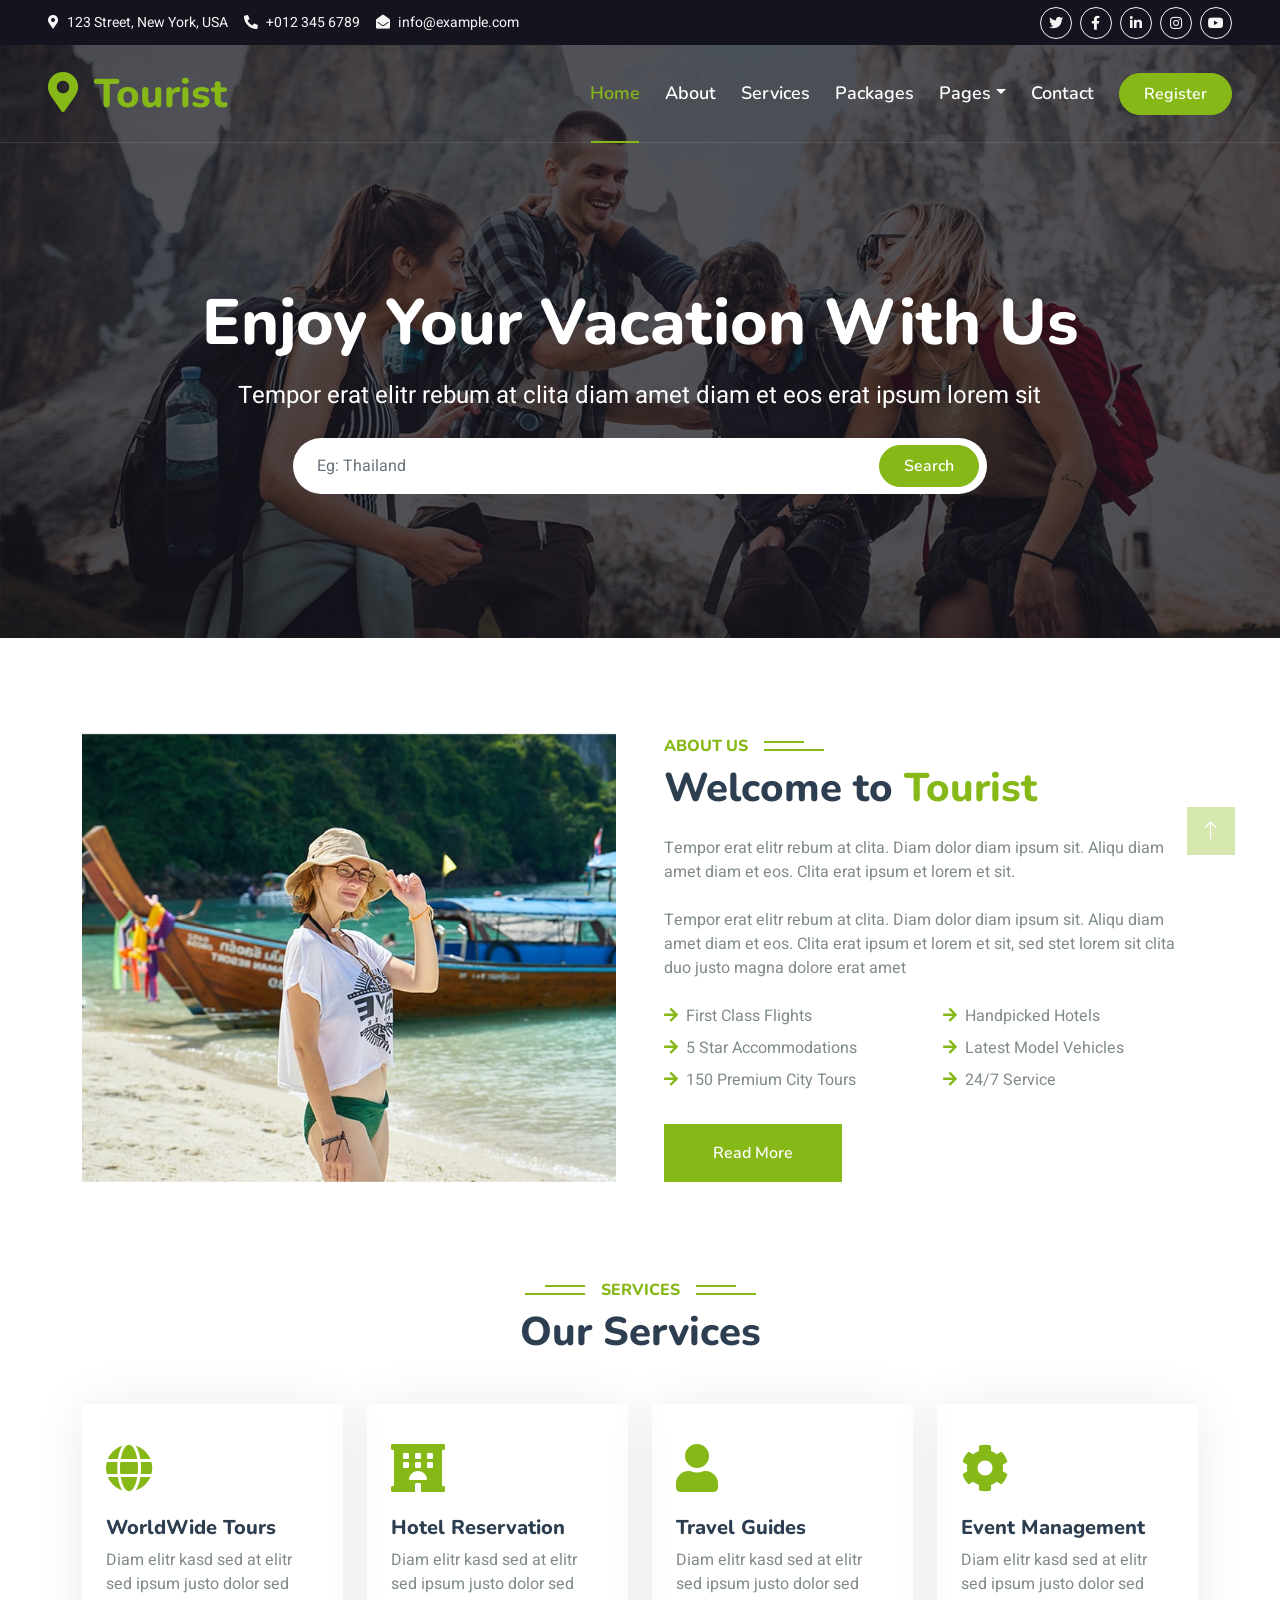
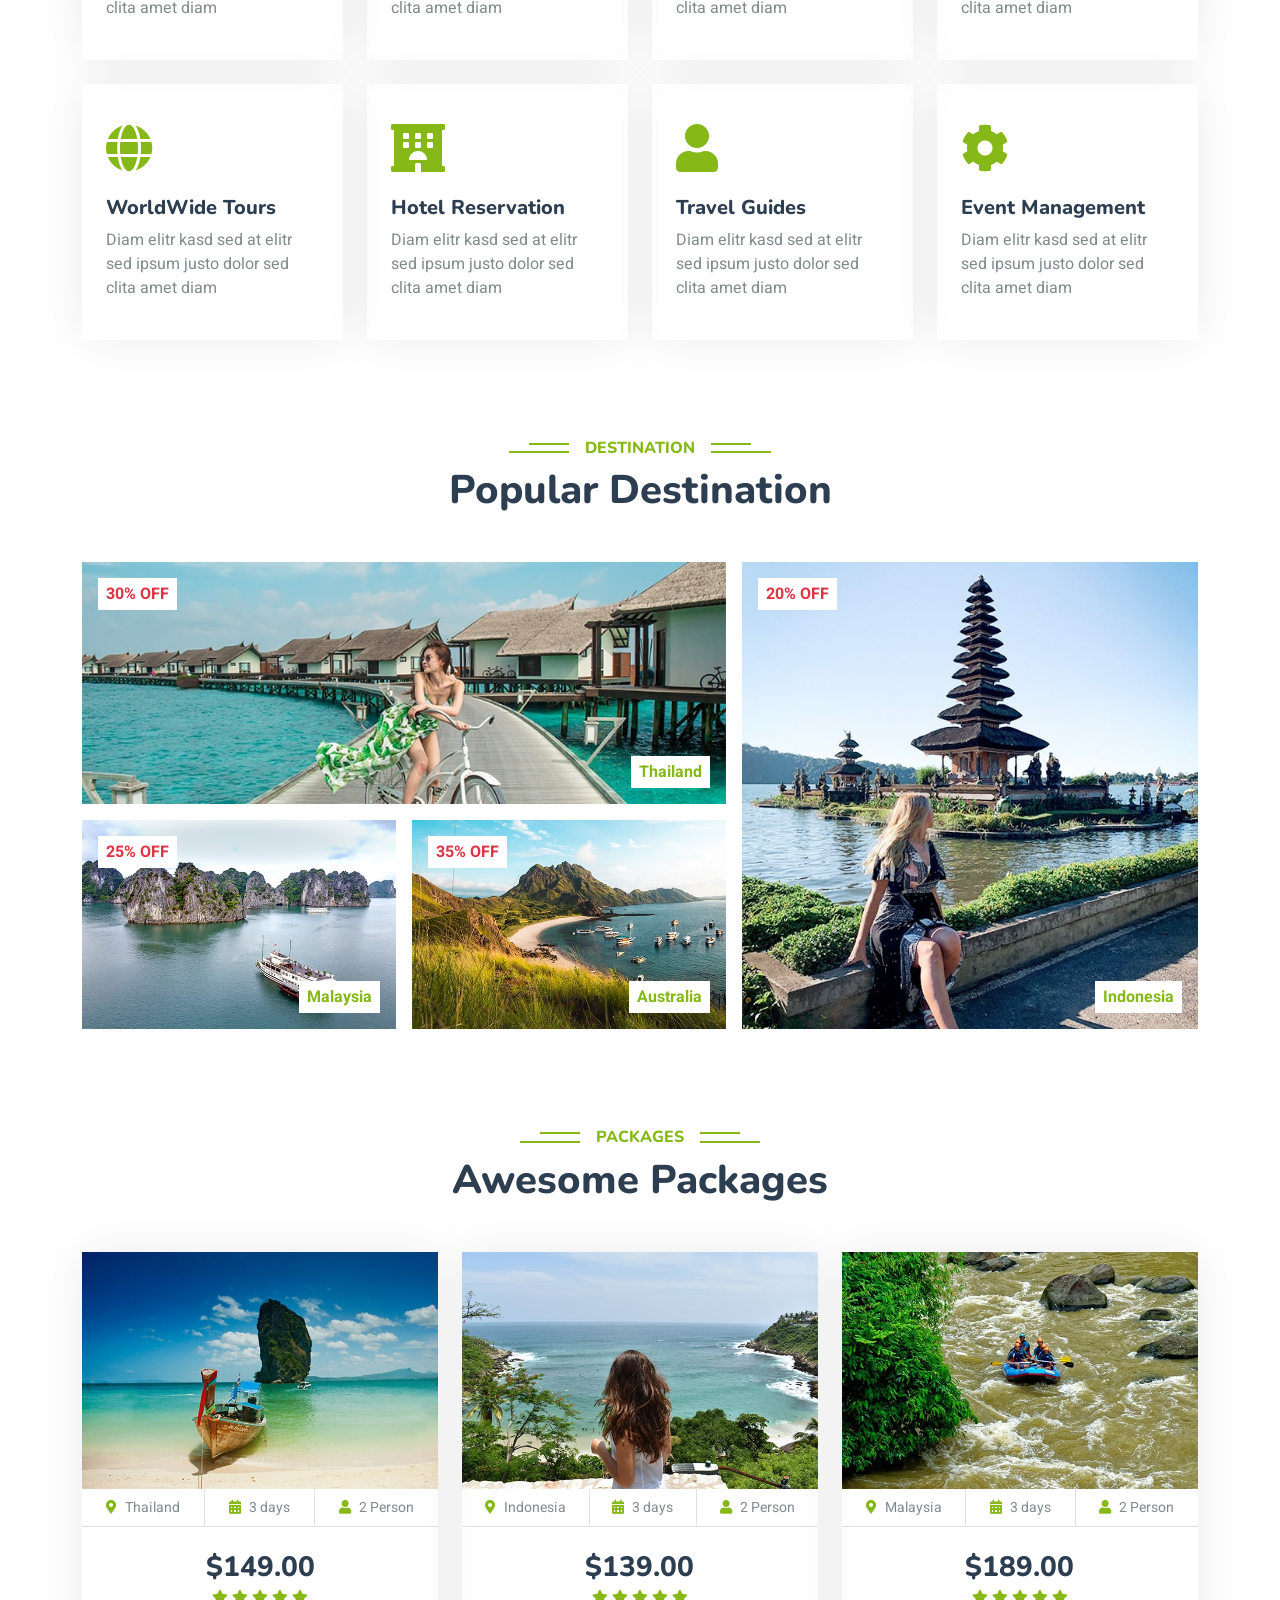
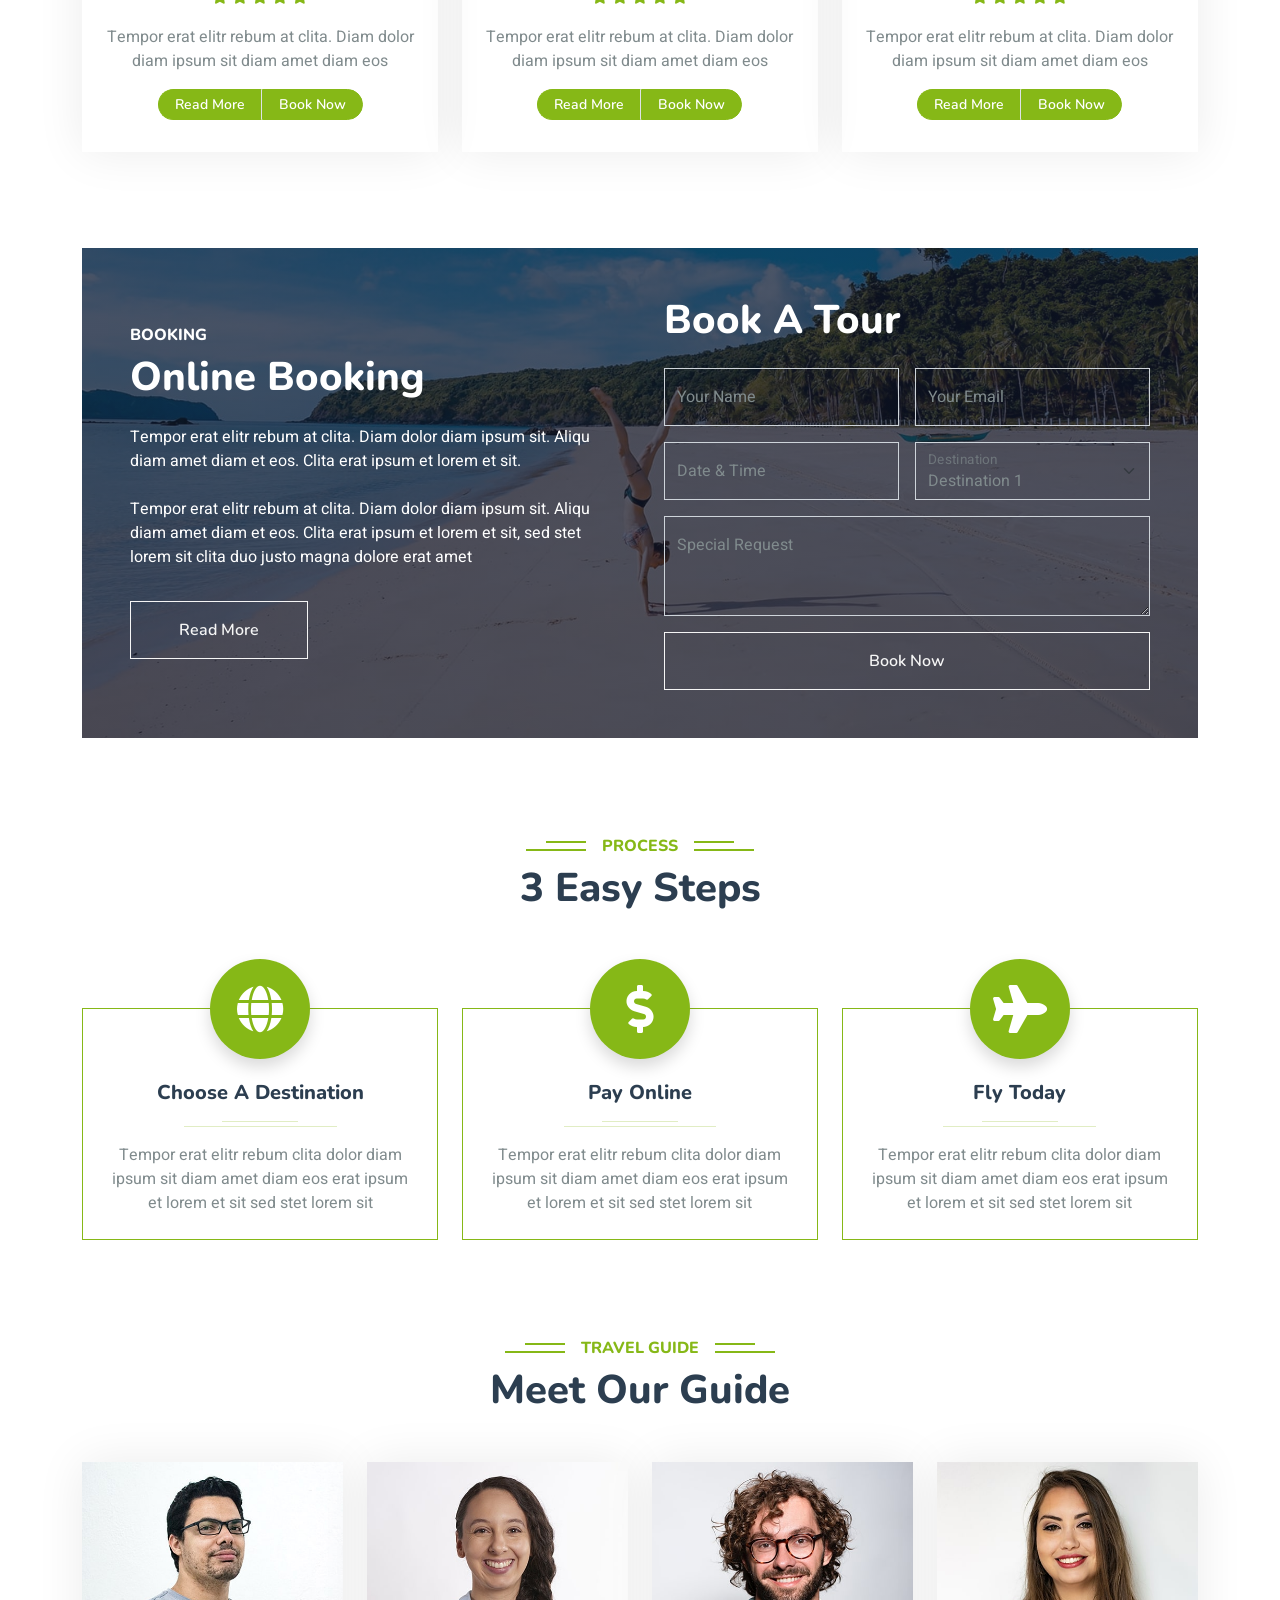
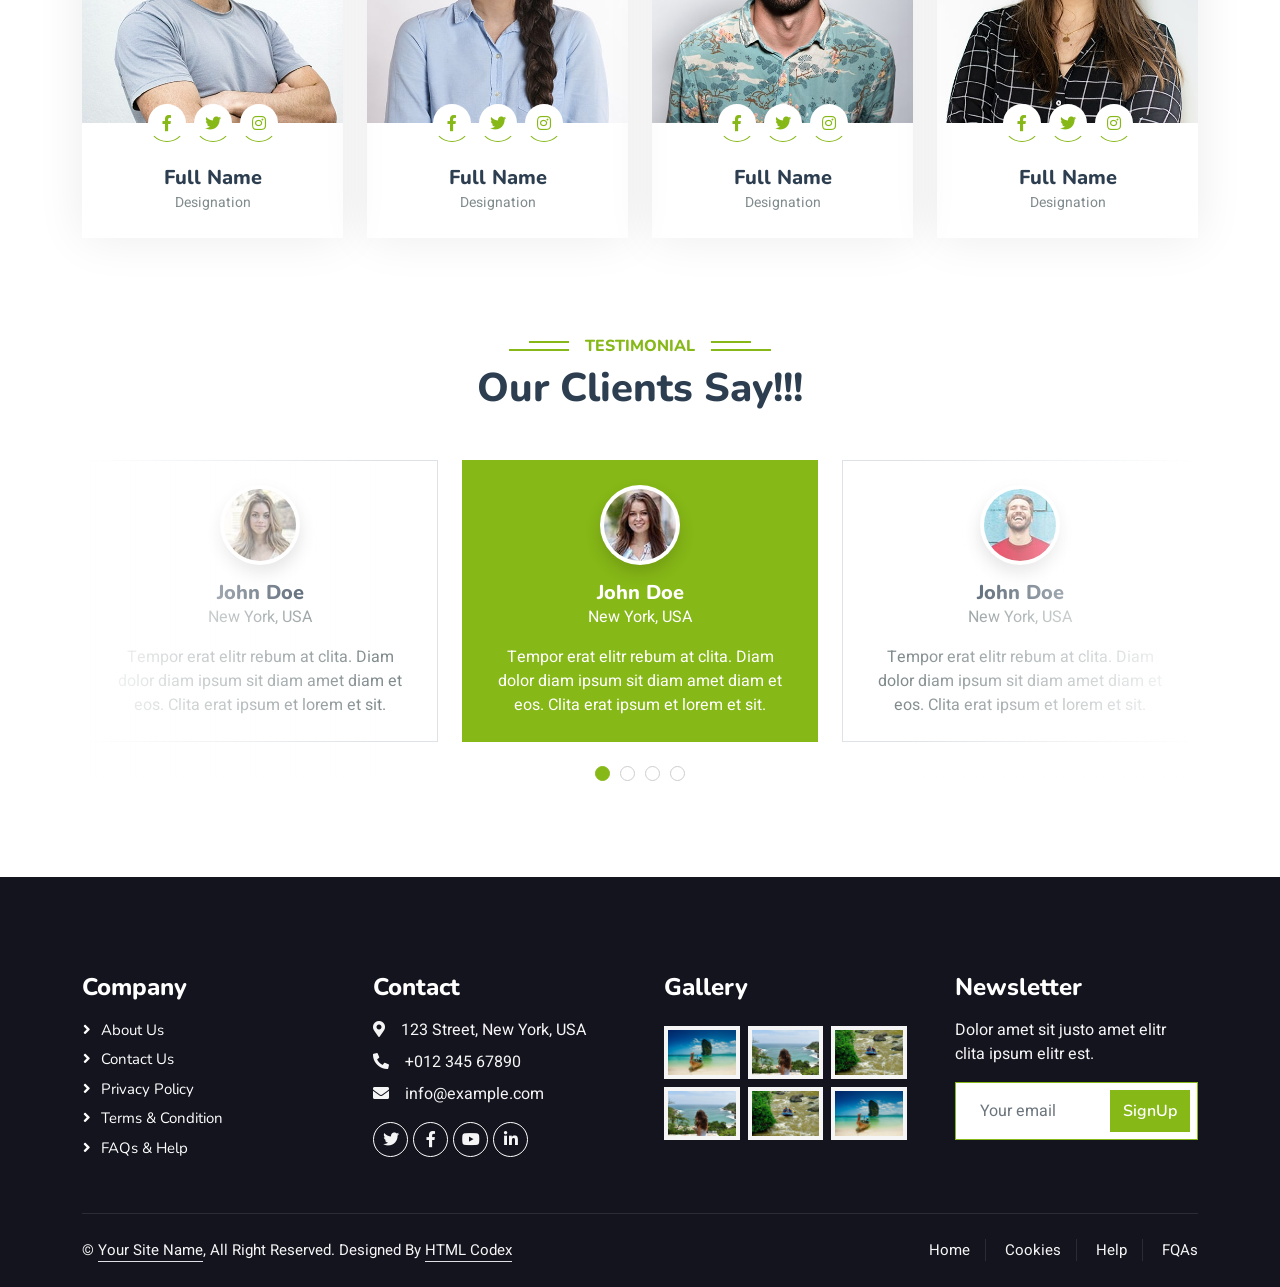
<file: projects/Tourist/travel-agency-html-template/index.html>
<!DOCTYPE html>
<html lang="en">

<head>
    <meta charset="utf-8">
    <title>Tourist - Travel Agency HTML Template</title>
    <meta content="width=device-width, initial-scale=1.0" name="viewport">
    <meta content="" name="keywords">
    <meta content="" name="description">

    <!-- Favicon -->
    <link href="img/favicon.ico" rel="icon">

    <!-- Google Web Fonts -->
    <link rel="preconnect" href="https://fonts.googleapis.com">
    <link rel="preconnect" href="https://fonts.gstatic.com" crossorigin>
    <link href="https://fonts.googleapis.com/css2?family=Heebo:wght@400;500;600&family=Nunito:wght@600;700;800&display=swap" rel="stylesheet">

    <!-- Icon Font Stylesheet -->
    <link href="https://cdnjs.cloudflare.com/ajax/libs/font-awesome/5.10.0/css/all.min.css" rel="stylesheet">
    <link href="https://cdn.jsdelivr.net/npm/bootstrap-icons@1.4.1/font/bootstrap-icons.css" rel="stylesheet">

    <!-- Libraries Stylesheet -->
    <link href="lib/animate/animate.min.css" rel="stylesheet">
    <link href="lib/owlcarousel/assets/owl.carousel.min.css" rel="stylesheet">
    <link href="lib/tempusdominus/css/tempusdominus-bootstrap-4.min.css" rel="stylesheet" />

    <!-- Customized Bootstrap Stylesheet -->
    <link href="css/bootstrap.min.css" rel="stylesheet">

    <!-- Template Stylesheet -->
    <link href="css/style.css" rel="stylesheet">
</head>

<body>
    <!-- Spinner Start -->
    <div id="spinner" class="show bg-white position-fixed translate-middle w-100 vh-100 top-50 start-50 d-flex align-items-center justify-content-center">
        <div class="spinner-border text-primary" style="width: 3rem; height: 3rem;" role="status">
            <span class="sr-only">Loading...</span>
        </div>
    </div>
    <!-- Spinner End -->


    <!-- Topbar Start -->
    <div class="container-fluid bg-dark px-5 d-none d-lg-block">
        <div class="row gx-0">
            <div class="col-lg-8 text-center text-lg-start mb-2 mb-lg-0">
                <div class="d-inline-flex align-items-center" style="height: 45px;">
                    <small class="me-3 text-light"><i class="fa fa-map-marker-alt me-2"></i>123 Street, New York, USA</small>
                    <small class="me-3 text-light"><i class="fa fa-phone-alt me-2"></i>+012 345 6789</small>
                    <small class="text-light"><i class="fa fa-envelope-open me-2"></i>info@example.com</small>
                </div>
            </div>
            <div class="col-lg-4 text-center text-lg-end">
                <div class="d-inline-flex align-items-center" style="height: 45px;">
                    <a class="btn btn-sm btn-outline-light btn-sm-square rounded-circle me-2" href=""><i class="fab fa-twitter fw-normal"></i></a>
                    <a class="btn btn-sm btn-outline-light btn-sm-square rounded-circle me-2" href=""><i class="fab fa-facebook-f fw-normal"></i></a>
                    <a class="btn btn-sm btn-outline-light btn-sm-square rounded-circle me-2" href=""><i class="fab fa-linkedin-in fw-normal"></i></a>
                    <a class="btn btn-sm btn-outline-light btn-sm-square rounded-circle me-2" href=""><i class="fab fa-instagram fw-normal"></i></a>
                    <a class="btn btn-sm btn-outline-light btn-sm-square rounded-circle" href=""><i class="fab fa-youtube fw-normal"></i></a>
                </div>
            </div>
        </div>
    </div>
    <!-- Topbar End -->


    <!-- Navbar & Hero Start -->
    <div class="container-fluid position-relative p-0">
        <nav class="navbar navbar-expand-lg navbar-light px-4 px-lg-5 py-3 py-lg-0">
            <a href="" class="navbar-brand p-0">
                <h1 class="text-primary m-0"><i class="fa fa-map-marker-alt me-3"></i>Tourist</h1>
                <!-- <img src="img/logo.png" alt="Logo"> -->
            </a>
            <button class="navbar-toggler" type="button" data-bs-toggle="collapse" data-bs-target="#navbarCollapse">
                <span class="fa fa-bars"></span>
            </button>
            <div class="collapse navbar-collapse" id="navbarCollapse">
                <div class="navbar-nav ms-auto py-0">
                    <a href="index.html" class="nav-item nav-link active">Home</a>
                    <a href="about.html" class="nav-item nav-link">About</a>
                    <a href="service.html" class="nav-item nav-link">Services</a>
                    <a href="package.html" class="nav-item nav-link">Packages</a>
                    <div class="nav-item dropdown">
                        <a href="#" class="nav-link dropdown-toggle" data-bs-toggle="dropdown">Pages</a>
                        <div class="dropdown-menu m-0">
                            <a href="destination.html" class="dropdown-item">Destination</a>
                            <a href="booking.html" class="dropdown-item">Booking</a>
                            <a href="team.html" class="dropdown-item">Travel Guides</a>
                            <a href="testimonial.html" class="dropdown-item">Testimonial</a>
                            <a href="404.html" class="dropdown-item">404 Page</a>
                        </div>
                    </div>
                    <a href="contact.html" class="nav-item nav-link">Contact</a>
                </div>
                <a href="" class="btn btn-primary rounded-pill py-2 px-4">Register</a>
            </div>
        </nav>

        <div class="container-fluid bg-primary py-5 mb-5 hero-header">
            <div class="container py-5">
                <div class="row justify-content-center py-5">
                    <div class="col-lg-10 pt-lg-5 mt-lg-5 text-center">
                        <h1 class="display-3 text-white mb-3 animated slideInDown">Enjoy Your Vacation With Us</h1>
                        <p class="fs-4 text-white mb-4 animated slideInDown">Tempor erat elitr rebum at clita diam amet diam et eos erat ipsum lorem sit</p>
                        <div class="position-relative w-75 mx-auto animated slideInDown">
                            <input class="form-control border-0 rounded-pill w-100 py-3 ps-4 pe-5" type="text" placeholder="Eg: Thailand">
                            <button type="button" class="btn btn-primary rounded-pill py-2 px-4 position-absolute top-0 end-0 me-2" style="margin-top: 7px;">Search</button>
                        </div>
                    </div>
                </div>
            </div>
        </div>
    </div>
    <!-- Navbar & Hero End -->


    <!-- About Start -->
    <div class="container-xxl py-5">
        <div class="container">
            <div class="row g-5">
                <div class="col-lg-6 wow fadeInUp" data-wow-delay="0.1s" style="min-height: 400px;">
                    <div class="position-relative h-100">
                        <img class="img-fluid position-absolute w-100 h-100" src="img/about.jpg" alt="" style="object-fit: cover;">
                    </div>
                </div>
                <div class="col-lg-6 wow fadeInUp" data-wow-delay="0.3s">
                    <h6 class="section-title bg-white text-start text-primary pe-3">About Us</h6>
                    <h1 class="mb-4">Welcome to <span class="text-primary">Tourist</span></h1>
                    <p class="mb-4">Tempor erat elitr rebum at clita. Diam dolor diam ipsum sit. Aliqu diam amet diam et eos. Clita erat ipsum et lorem et sit.</p>
                    <p class="mb-4">Tempor erat elitr rebum at clita. Diam dolor diam ipsum sit. Aliqu diam amet diam et eos. Clita erat ipsum et lorem et sit, sed stet lorem sit clita duo justo magna dolore erat amet</p>
                    <div class="row gy-2 gx-4 mb-4">
                        <div class="col-sm-6">
                            <p class="mb-0"><i class="fa fa-arrow-right text-primary me-2"></i>First Class Flights</p>
                        </div>
                        <div class="col-sm-6">
                            <p class="mb-0"><i class="fa fa-arrow-right text-primary me-2"></i>Handpicked Hotels</p>
                        </div>
                        <div class="col-sm-6">
                            <p class="mb-0"><i class="fa fa-arrow-right text-primary me-2"></i>5 Star Accommodations</p>
                        </div>
                        <div class="col-sm-6">
                            <p class="mb-0"><i class="fa fa-arrow-right text-primary me-2"></i>Latest Model Vehicles</p>
                        </div>
                        <div class="col-sm-6">
                            <p class="mb-0"><i class="fa fa-arrow-right text-primary me-2"></i>150 Premium City Tours</p>
                        </div>
                        <div class="col-sm-6">
                            <p class="mb-0"><i class="fa fa-arrow-right text-primary me-2"></i>24/7 Service</p>
                        </div>
                    </div>
                    <a class="btn btn-primary py-3 px-5 mt-2" href="">Read More</a>
                </div>
            </div>
        </div>
    </div>
    <!-- About End -->


    <!-- Service Start -->
    <div class="container-xxl py-5">
        <div class="container">
            <div class="text-center wow fadeInUp" data-wow-delay="0.1s">
                <h6 class="section-title bg-white text-center text-primary px-3">Services</h6>
                <h1 class="mb-5">Our Services</h1>
            </div>
            <div class="row g-4">
                <div class="col-lg-3 col-sm-6 wow fadeInUp" data-wow-delay="0.1s">
                    <div class="service-item rounded pt-3">
                        <div class="p-4">
                            <i class="fa fa-3x fa-globe text-primary mb-4"></i>
                            <h5>WorldWide Tours</h5>
                            <p>Diam elitr kasd sed at elitr sed ipsum justo dolor sed clita amet diam</p>
                        </div>
                    </div>
                </div>
                <div class="col-lg-3 col-sm-6 wow fadeInUp" data-wow-delay="0.3s">
                    <div class="service-item rounded pt-3">
                        <div class="p-4">
                            <i class="fa fa-3x fa-hotel text-primary mb-4"></i>
                            <h5>Hotel Reservation</h5>
                            <p>Diam elitr kasd sed at elitr sed ipsum justo dolor sed clita amet diam</p>
                        </div>
                    </div>
                </div>
                <div class="col-lg-3 col-sm-6 wow fadeInUp" data-wow-delay="0.5s">
                    <div class="service-item rounded pt-3">
                        <div class="p-4">
                            <i class="fa fa-3x fa-user text-primary mb-4"></i>
                            <h5>Travel Guides</h5>
                            <p>Diam elitr kasd sed at elitr sed ipsum justo dolor sed clita amet diam</p>
                        </div>
                    </div>
                </div>
                <div class="col-lg-3 col-sm-6 wow fadeInUp" data-wow-delay="0.7s">
                    <div class="service-item rounded pt-3">
                        <div class="p-4">
                            <i class="fa fa-3x fa-cog text-primary mb-4"></i>
                            <h5>Event Management</h5>
                            <p>Diam elitr kasd sed at elitr sed ipsum justo dolor sed clita amet diam</p>
                        </div>
                    </div>
                </div>
                <div class="col-lg-3 col-sm-6 wow fadeInUp" data-wow-delay="0.1s">
                    <div class="service-item rounded pt-3">
                        <div class="p-4">
                            <i class="fa fa-3x fa-globe text-primary mb-4"></i>
                            <h5>WorldWide Tours</h5>
                            <p>Diam elitr kasd sed at elitr sed ipsum justo dolor sed clita amet diam</p>
                        </div>
                    </div>
                </div>
                <div class="col-lg-3 col-sm-6 wow fadeInUp" data-wow-delay="0.3s">
                    <div class="service-item rounded pt-3">
                        <div class="p-4">
                            <i class="fa fa-3x fa-hotel text-primary mb-4"></i>
                            <h5>Hotel Reservation</h5>
                            <p>Diam elitr kasd sed at elitr sed ipsum justo dolor sed clita amet diam</p>
                        </div>
                    </div>
                </div>
                <div class="col-lg-3 col-sm-6 wow fadeInUp" data-wow-delay="0.5s">
                    <div class="service-item rounded pt-3">
                        <div class="p-4">
                            <i class="fa fa-3x fa-user text-primary mb-4"></i>
                            <h5>Travel Guides</h5>
                            <p>Diam elitr kasd sed at elitr sed ipsum justo dolor sed clita amet diam</p>
                        </div>
                    </div>
                </div>
                <div class="col-lg-3 col-sm-6 wow fadeInUp" data-wow-delay="0.7s">
                    <div class="service-item rounded pt-3">
                        <div class="p-4">
                            <i class="fa fa-3x fa-cog text-primary mb-4"></i>
                            <h5>Event Management</h5>
                            <p>Diam elitr kasd sed at elitr sed ipsum justo dolor sed clita amet diam</p>
                        </div>
                    </div>
                </div>
            </div>
        </div>
    </div>
    <!-- Service End -->


    <!-- Destination Start -->
    <div class="container-xxl py-5 destination">
        <div class="container">
            <div class="text-center wow fadeInUp" data-wow-delay="0.1s">
                <h6 class="section-title bg-white text-center text-primary px-3">Destination</h6>
                <h1 class="mb-5">Popular Destination</h1>
            </div>
            <div class="row g-3">
                <div class="col-lg-7 col-md-6">
                    <div class="row g-3">
                        <div class="col-lg-12 col-md-12 wow zoomIn" data-wow-delay="0.1s">
                            <a class="position-relative d-block overflow-hidden" href="">
                                <img class="img-fluid" src="img/destination-1.jpg" alt="">
                                <div class="bg-white text-danger fw-bold position-absolute top-0 start-0 m-3 py-1 px-2">30% OFF</div>
                                <div class="bg-white text-primary fw-bold position-absolute bottom-0 end-0 m-3 py-1 px-2">Thailand</div>
                            </a>
                        </div>
                        <div class="col-lg-6 col-md-12 wow zoomIn" data-wow-delay="0.3s">
                            <a class="position-relative d-block overflow-hidden" href="">
                                <img class="img-fluid" src="img/destination-2.jpg" alt="">
                                <div class="bg-white text-danger fw-bold position-absolute top-0 start-0 m-3 py-1 px-2">25% OFF</div>
                                <div class="bg-white text-primary fw-bold position-absolute bottom-0 end-0 m-3 py-1 px-2">Malaysia</div>
                            </a>
                        </div>
                        <div class="col-lg-6 col-md-12 wow zoomIn" data-wow-delay="0.5s">
                            <a class="position-relative d-block overflow-hidden" href="">
                                <img class="img-fluid" src="img/destination-3.jpg" alt="">
                                <div class="bg-white text-danger fw-bold position-absolute top-0 start-0 m-3 py-1 px-2">35% OFF</div>
                                <div class="bg-white text-primary fw-bold position-absolute bottom-0 end-0 m-3 py-1 px-2">Australia</div>
                            </a>
                        </div>
                    </div>
                </div>
                <div class="col-lg-5 col-md-6 wow zoomIn" data-wow-delay="0.7s" style="min-height: 350px;">
                    <a class="position-relative d-block h-100 overflow-hidden" href="">
                        <img class="img-fluid position-absolute w-100 h-100" src="img/destination-4.jpg" alt="" style="object-fit: cover;">
                        <div class="bg-white text-danger fw-bold position-absolute top-0 start-0 m-3 py-1 px-2">20% OFF</div>
                        <div class="bg-white text-primary fw-bold position-absolute bottom-0 end-0 m-3 py-1 px-2">Indonesia</div>
                    </a>
                </div>
            </div>
        </div>
    </div>
    <!-- Destination Start -->


    <!-- Package Start -->
    <div class="container-xxl py-5">
        <div class="container">
            <div class="text-center wow fadeInUp" data-wow-delay="0.1s">
                <h6 class="section-title bg-white text-center text-primary px-3">Packages</h6>
                <h1 class="mb-5">Awesome Packages</h1>
            </div>
            <div class="row g-4 justify-content-center">
                <div class="col-lg-4 col-md-6 wow fadeInUp" data-wow-delay="0.1s">
                    <div class="package-item">
                        <div class="overflow-hidden">
                            <img class="img-fluid" src="img/package-1.jpg" alt="">
                        </div>
                        <div class="d-flex border-bottom">
                            <small class="flex-fill text-center border-end py-2"><i class="fa fa-map-marker-alt text-primary me-2"></i>Thailand</small>
                            <small class="flex-fill text-center border-end py-2"><i class="fa fa-calendar-alt text-primary me-2"></i>3 days</small>
                            <small class="flex-fill text-center py-2"><i class="fa fa-user text-primary me-2"></i>2 Person</small>
                        </div>
                        <div class="text-center p-4">
                            <h3 class="mb-0">$149.00</h3>
                            <div class="mb-3">
                                <small class="fa fa-star text-primary"></small>
                                <small class="fa fa-star text-primary"></small>
                                <small class="fa fa-star text-primary"></small>
                                <small class="fa fa-star text-primary"></small>
                                <small class="fa fa-star text-primary"></small>
                            </div>
                            <p>Tempor erat elitr rebum at clita. Diam dolor diam ipsum sit diam amet diam eos</p>
                            <div class="d-flex justify-content-center mb-2">
                                <a href="#" class="btn btn-sm btn-primary px-3 border-end" style="border-radius: 30px 0 0 30px;">Read More</a>
                                <a href="#" class="btn btn-sm btn-primary px-3" style="border-radius: 0 30px 30px 0;">Book Now</a>
                            </div>
                        </div>
                    </div>
                </div>
                <div class="col-lg-4 col-md-6 wow fadeInUp" data-wow-delay="0.3s">
                    <div class="package-item">
                        <div class="overflow-hidden">
                            <img class="img-fluid" src="img/package-2.jpg" alt="">
                        </div>
                        <div class="d-flex border-bottom">
                            <small class="flex-fill text-center border-end py-2"><i class="fa fa-map-marker-alt text-primary me-2"></i>Indonesia</small>
                            <small class="flex-fill text-center border-end py-2"><i class="fa fa-calendar-alt text-primary me-2"></i>3 days</small>
                            <small class="flex-fill text-center py-2"><i class="fa fa-user text-primary me-2"></i>2 Person</small>
                        </div>
                        <div class="text-center p-4">
                            <h3 class="mb-0">$139.00</h3>
                            <div class="mb-3">
                                <small class="fa fa-star text-primary"></small>
                                <small class="fa fa-star text-primary"></small>
                                <small class="fa fa-star text-primary"></small>
                                <small class="fa fa-star text-primary"></small>
                                <small class="fa fa-star text-primary"></small>
                            </div>
                            <p>Tempor erat elitr rebum at clita. Diam dolor diam ipsum sit diam amet diam eos</p>
                            <div class="d-flex justify-content-center mb-2">
                                <a href="#" class="btn btn-sm btn-primary px-3 border-end" style="border-radius: 30px 0 0 30px;">Read More</a>
                                <a href="#" class="btn btn-sm btn-primary px-3" style="border-radius: 0 30px 30px 0;">Book Now</a>
                            </div>
                        </div>
                    </div>
                </div>
                <div class="col-lg-4 col-md-6 wow fadeInUp" data-wow-delay="0.5s">
                    <div class="package-item">
                        <div class="overflow-hidden">
                            <img class="img-fluid" src="img/package-3.jpg" alt="">
                        </div>
                        <div class="d-flex border-bottom">
                            <small class="flex-fill text-center border-end py-2"><i class="fa fa-map-marker-alt text-primary me-2"></i>Malaysia</small>
                            <small class="flex-fill text-center border-end py-2"><i class="fa fa-calendar-alt text-primary me-2"></i>3 days</small>
                            <small class="flex-fill text-center py-2"><i class="fa fa-user text-primary me-2"></i>2 Person</small>
                        </div>
                        <div class="text-center p-4">
                            <h3 class="mb-0">$189.00</h3>
                            <div class="mb-3">
                                <small class="fa fa-star text-primary"></small>
                                <small class="fa fa-star text-primary"></small>
                                <small class="fa fa-star text-primary"></small>
                                <small class="fa fa-star text-primary"></small>
                                <small class="fa fa-star text-primary"></small>
                            </div>
                            <p>Tempor erat elitr rebum at clita. Diam dolor diam ipsum sit diam amet diam eos</p>
                            <div class="d-flex justify-content-center mb-2">
                                <a href="#" class="btn btn-sm btn-primary px-3 border-end" style="border-radius: 30px 0 0 30px;">Read More</a>
                                <a href="#" class="btn btn-sm btn-primary px-3" style="border-radius: 0 30px 30px 0;">Book Now</a>
                            </div>
                        </div>
                    </div>
                </div>
            </div>
        </div>
    </div>
    <!-- Package End -->


    <!-- Booking Start -->
    <div class="container-xxl py-5 wow fadeInUp" data-wow-delay="0.1s">
        <div class="container">
            <div class="booking p-5">
                <div class="row g-5 align-items-center">
                    <div class="col-md-6 text-white">
                        <h6 class="text-white text-uppercase">Booking</h6>
                        <h1 class="text-white mb-4">Online Booking</h1>
                        <p class="mb-4">Tempor erat elitr rebum at clita. Diam dolor diam ipsum sit. Aliqu diam amet diam et eos. Clita erat ipsum et lorem et sit.</p>
                        <p class="mb-4">Tempor erat elitr rebum at clita. Diam dolor diam ipsum sit. Aliqu diam amet diam et eos. Clita erat ipsum et lorem et sit, sed stet lorem sit clita duo justo magna dolore erat amet</p>
                        <a class="btn btn-outline-light py-3 px-5 mt-2" href="">Read More</a>
                    </div>
                    <div class="col-md-6">
                        <h1 class="text-white mb-4">Book A Tour</h1>
                        <form>
                            <div class="row g-3">
                                <div class="col-md-6">
                                    <div class="form-floating">
                                        <input type="text" class="form-control bg-transparent" id="name" placeholder="Your Name">
                                        <label for="name">Your Name</label>
                                    </div>
                                </div>
                                <div class="col-md-6">
                                    <div class="form-floating">
                                        <input type="email" class="form-control bg-transparent" id="email" placeholder="Your Email">
                                        <label for="email">Your Email</label>
                                    </div>
                                </div>
                                <div class="col-md-6">
                                    <div class="form-floating date" id="date3" data-target-input="nearest">
                                        <input type="text" class="form-control bg-transparent datetimepicker-input" id="datetime" placeholder="Date & Time" data-target="#date3" data-toggle="datetimepicker" />
                                        <label for="datetime">Date & Time</label>
                                    </div>
                                </div>
                                <div class="col-md-6">
                                    <div class="form-floating">
                                        <select class="form-select bg-transparent" id="select1">
                                            <option value="1">Destination 1</option>
                                            <option value="2">Destination 2</option>
                                            <option value="3">Destination 3</option>
                                        </select>
                                        <label for="select1">Destination</label>
                                    </div>
                                </div>
                                <div class="col-12">
                                    <div class="form-floating">
                                        <textarea class="form-control bg-transparent" placeholder="Special Request" id="message" style="height: 100px"></textarea>
                                        <label for="message">Special Request</label>
                                    </div>
                                </div>
                                <div class="col-12">
                                    <button class="btn btn-outline-light w-100 py-3" type="submit">Book Now</button>
                                </div>
                            </div>
                        </form>
                    </div>
                </div>
            </div>
        </div>
    </div>
    <!-- Booking Start -->


    <!-- Process Start -->
    <div class="container-xxl py-5">
        <div class="container">
            <div class="text-center pb-4 wow fadeInUp" data-wow-delay="0.1s">
                <h6 class="section-title bg-white text-center text-primary px-3">Process</h6>
                <h1 class="mb-5">3 Easy Steps</h1>
            </div>
            <div class="row gy-5 gx-4 justify-content-center">
                <div class="col-lg-4 col-sm-6 text-center pt-4 wow fadeInUp" data-wow-delay="0.1s">
                    <div class="position-relative border border-primary pt-5 pb-4 px-4">
                        <div class="d-inline-flex align-items-center justify-content-center bg-primary rounded-circle position-absolute top-0 start-50 translate-middle shadow" style="width: 100px; height: 100px;">
                            <i class="fa fa-globe fa-3x text-white"></i>
                        </div>
                        <h5 class="mt-4">Choose A Destination</h5>
                        <hr class="w-25 mx-auto bg-primary mb-1">
                        <hr class="w-50 mx-auto bg-primary mt-0">
                        <p class="mb-0">Tempor erat elitr rebum clita dolor diam ipsum sit diam amet diam eos erat ipsum et lorem et sit sed stet lorem sit</p>
                    </div>
                </div>
                <div class="col-lg-4 col-sm-6 text-center pt-4 wow fadeInUp" data-wow-delay="0.3s">
                    <div class="position-relative border border-primary pt-5 pb-4 px-4">
                        <div class="d-inline-flex align-items-center justify-content-center bg-primary rounded-circle position-absolute top-0 start-50 translate-middle shadow" style="width: 100px; height: 100px;">
                            <i class="fa fa-dollar-sign fa-3x text-white"></i>
                        </div>
                        <h5 class="mt-4">Pay Online</h5>
                        <hr class="w-25 mx-auto bg-primary mb-1">
                        <hr class="w-50 mx-auto bg-primary mt-0">
                        <p class="mb-0">Tempor erat elitr rebum clita dolor diam ipsum sit diam amet diam eos erat ipsum et lorem et sit sed stet lorem sit</p>
                    </div>
                </div>
                <div class="col-lg-4 col-sm-6 text-center pt-4 wow fadeInUp" data-wow-delay="0.5s">
                    <div class="position-relative border border-primary pt-5 pb-4 px-4">
                        <div class="d-inline-flex align-items-center justify-content-center bg-primary rounded-circle position-absolute top-0 start-50 translate-middle shadow" style="width: 100px; height: 100px;">
                            <i class="fa fa-plane fa-3x text-white"></i>
                        </div>
                        <h5 class="mt-4">Fly Today</h5>
                        <hr class="w-25 mx-auto bg-primary mb-1">
                        <hr class="w-50 mx-auto bg-primary mt-0">
                        <p class="mb-0">Tempor erat elitr rebum clita dolor diam ipsum sit diam amet diam eos erat ipsum et lorem et sit sed stet lorem sit</p>
                    </div>
                </div>
            </div>
        </div>
    </div>
    <!-- Process Start -->


    <!-- Team Start -->
    <div class="container-xxl py-5">
        <div class="container">
            <div class="text-center wow fadeInUp" data-wow-delay="0.1s">
                <h6 class="section-title bg-white text-center text-primary px-3">Travel Guide</h6>
                <h1 class="mb-5">Meet Our Guide</h1>
            </div>
            <div class="row g-4">
                <div class="col-lg-3 col-md-6 wow fadeInUp" data-wow-delay="0.1s">
                    <div class="team-item">
                        <div class="overflow-hidden">
                            <img class="img-fluid" src="img/team-1.jpg" alt="">
                        </div>
                        <div class="position-relative d-flex justify-content-center" style="margin-top: -19px;">
                            <a class="btn btn-square mx-1" href=""><i class="fab fa-facebook-f"></i></a>
                            <a class="btn btn-square mx-1" href=""><i class="fab fa-twitter"></i></a>
                            <a class="btn btn-square mx-1" href=""><i class="fab fa-instagram"></i></a>
                        </div>
                        <div class="text-center p-4">
                            <h5 class="mb-0">Full Name</h5>
                            <small>Designation</small>
                        </div>
                    </div>
                </div>
                <div class="col-lg-3 col-md-6 wow fadeInUp" data-wow-delay="0.3s">
                    <div class="team-item">
                        <div class="overflow-hidden">
                            <img class="img-fluid" src="img/team-2.jpg" alt="">
                        </div>
                        <div class="position-relative d-flex justify-content-center" style="margin-top: -19px;">
                            <a class="btn btn-square mx-1" href=""><i class="fab fa-facebook-f"></i></a>
                            <a class="btn btn-square mx-1" href=""><i class="fab fa-twitter"></i></a>
                            <a class="btn btn-square mx-1" href=""><i class="fab fa-instagram"></i></a>
                        </div>
                        <div class="text-center p-4">
                            <h5 class="mb-0">Full Name</h5>
                            <small>Designation</small>
                        </div>
                    </div>
                </div>
                <div class="col-lg-3 col-md-6 wow fadeInUp" data-wow-delay="0.5s">
                    <div class="team-item">
                        <div class="overflow-hidden">
                            <img class="img-fluid" src="img/team-3.jpg" alt="">
                        </div>
                        <div class="position-relative d-flex justify-content-center" style="margin-top: -19px;">
                            <a class="btn btn-square mx-1" href=""><i class="fab fa-facebook-f"></i></a>
                            <a class="btn btn-square mx-1" href=""><i class="fab fa-twitter"></i></a>
                            <a class="btn btn-square mx-1" href=""><i class="fab fa-instagram"></i></a>
                        </div>
                        <div class="text-center p-4">
                            <h5 class="mb-0">Full Name</h5>
                            <small>Designation</small>
                        </div>
                    </div>
                </div>
                <div class="col-lg-3 col-md-6 wow fadeInUp" data-wow-delay="0.7s">
                    <div class="team-item">
                        <div class="overflow-hidden">
                            <img class="img-fluid" src="img/team-4.jpg" alt="">
                        </div>
                        <div class="position-relative d-flex justify-content-center" style="margin-top: -19px;">
                            <a class="btn btn-square mx-1" href=""><i class="fab fa-facebook-f"></i></a>
                            <a class="btn btn-square mx-1" href=""><i class="fab fa-twitter"></i></a>
                            <a class="btn btn-square mx-1" href=""><i class="fab fa-instagram"></i></a>
                        </div>
                        <div class="text-center p-4">
                            <h5 class="mb-0">Full Name</h5>
                            <small>Designation</small>
                        </div>
                    </div>
                </div>
            </div>
        </div>
    </div>
    <!-- Team End -->


    <!-- Testimonial Start -->
    <div class="container-xxl py-5 wow fadeInUp" data-wow-delay="0.1s">
        <div class="container">
            <div class="text-center">
                <h6 class="section-title bg-white text-center text-primary px-3">Testimonial</h6>
                <h1 class="mb-5">Our Clients Say!!!</h1>
            </div>
            <div class="owl-carousel testimonial-carousel position-relative">
                <div class="testimonial-item bg-white text-center border p-4">
                    <img class="bg-white rounded-circle shadow p-1 mx-auto mb-3" src="img/testimonial-1.jpg" style="width: 80px; height: 80px;">
                    <h5 class="mb-0">John Doe</h5>
                    <p>New York, USA</p>
                    <p class="mb-0">Tempor erat elitr rebum at clita. Diam dolor diam ipsum sit diam amet diam et eos. Clita erat ipsum et lorem et sit.</p>
                </div>
                <div class="testimonial-item bg-white text-center border p-4">
                    <img class="bg-white rounded-circle shadow p-1 mx-auto mb-3" src="img/testimonial-2.jpg" style="width: 80px; height: 80px;">
                    <h5 class="mb-0">John Doe</h5>
                    <p>New York, USA</p>
                    <p class="mt-2 mb-0">Tempor erat elitr rebum at clita. Diam dolor diam ipsum sit diam amet diam et eos. Clita erat ipsum et lorem et sit.</p>
                </div>
                <div class="testimonial-item bg-white text-center border p-4">
                    <img class="bg-white rounded-circle shadow p-1 mx-auto mb-3" src="img/testimonial-3.jpg" style="width: 80px; height: 80px;">
                    <h5 class="mb-0">John Doe</h5>
                    <p>New York, USA</p>
                    <p class="mt-2 mb-0">Tempor erat elitr rebum at clita. Diam dolor diam ipsum sit diam amet diam et eos. Clita erat ipsum et lorem et sit.</p>
                </div>
                <div class="testimonial-item bg-white text-center border p-4">
                    <img class="bg-white rounded-circle shadow p-1 mx-auto mb-3" src="img/testimonial-4.jpg" style="width: 80px; height: 80px;">
                    <h5 class="mb-0">John Doe</h5>
                    <p>New York, USA</p>
                    <p class="mt-2 mb-0">Tempor erat elitr rebum at clita. Diam dolor diam ipsum sit diam amet diam et eos. Clita erat ipsum et lorem et sit.</p>
                </div>
            </div>
        </div>
    </div>
    <!-- Testimonial End -->
        

    <!-- Footer Start -->
    <div class="container-fluid bg-dark text-light footer pt-5 mt-5 wow fadeIn" data-wow-delay="0.1s">
        <div class="container py-5">
            <div class="row g-5">
                <div class="col-lg-3 col-md-6">
                    <h4 class="text-white mb-3">Company</h4>
                    <a class="btn btn-link" href="">About Us</a>
                    <a class="btn btn-link" href="">Contact Us</a>
                    <a class="btn btn-link" href="">Privacy Policy</a>
                    <a class="btn btn-link" href="">Terms & Condition</a>
                    <a class="btn btn-link" href="">FAQs & Help</a>
                </div>
                <div class="col-lg-3 col-md-6">
                    <h4 class="text-white mb-3">Contact</h4>
                    <p class="mb-2"><i class="fa fa-map-marker-alt me-3"></i>123 Street, New York, USA</p>
                    <p class="mb-2"><i class="fa fa-phone-alt me-3"></i>+012 345 67890</p>
                    <p class="mb-2"><i class="fa fa-envelope me-3"></i>info@example.com</p>
                    <div class="d-flex pt-2">
                        <a class="btn btn-outline-light btn-social" href=""><i class="fab fa-twitter"></i></a>
                        <a class="btn btn-outline-light btn-social" href=""><i class="fab fa-facebook-f"></i></a>
                        <a class="btn btn-outline-light btn-social" href=""><i class="fab fa-youtube"></i></a>
                        <a class="btn btn-outline-light btn-social" href=""><i class="fab fa-linkedin-in"></i></a>
                    </div>
                </div>
                <div class="col-lg-3 col-md-6">
                    <h4 class="text-white mb-3">Gallery</h4>
                    <div class="row g-2 pt-2">
                        <div class="col-4">
                            <img class="img-fluid bg-light p-1" src="img/package-1.jpg" alt="">
                        </div>
                        <div class="col-4">
                            <img class="img-fluid bg-light p-1" src="img/package-2.jpg" alt="">
                        </div>
                        <div class="col-4">
                            <img class="img-fluid bg-light p-1" src="img/package-3.jpg" alt="">
                        </div>
                        <div class="col-4">
                            <img class="img-fluid bg-light p-1" src="img/package-2.jpg" alt="">
                        </div>
                        <div class="col-4">
                            <img class="img-fluid bg-light p-1" src="img/package-3.jpg" alt="">
                        </div>
                        <div class="col-4">
                            <img class="img-fluid bg-light p-1" src="img/package-1.jpg" alt="">
                        </div>
                    </div>
                </div>
                <div class="col-lg-3 col-md-6">
                    <h4 class="text-white mb-3">Newsletter</h4>
                    <p>Dolor amet sit justo amet elitr clita ipsum elitr est.</p>
                    <div class="position-relative mx-auto" style="max-width: 400px;">
                        <input class="form-control border-primary w-100 py-3 ps-4 pe-5" type="text" placeholder="Your email">
                        <button type="button" class="btn btn-primary py-2 position-absolute top-0 end-0 mt-2 me-2">SignUp</button>
                    </div>
                </div>
            </div>
        </div>
        <div class="container">
            <div class="copyright">
                <div class="row">
                    <div class="col-md-6 text-center text-md-start mb-3 mb-md-0">
                        &copy; <a class="border-bottom" href="#">Your Site Name</a>, All Right Reserved.

                        <!--/*** This template is free as long as you keep the footer author’s credit link/attribution link/backlink. If you'd like to use the template without the footer author’s credit link/attribution link/backlink, you can purchase the Credit Removal License from "https://htmlcodex.com/credit-removal". Thank you for your support. ***/-->
                        Designed By <a class="border-bottom" href="https://htmlcodex.com">HTML Codex</a>
                    </div>
                    <div class="col-md-6 text-center text-md-end">
                        <div class="footer-menu">
                            <a href="">Home</a>
                            <a href="">Cookies</a>
                            <a href="">Help</a>
                            <a href="">FQAs</a>
                        </div>
                    </div>
                </div>
            </div>
        </div>
    </div>
    <!-- Footer End -->


    <!-- Back to Top -->
    <a href="#" class="btn btn-lg btn-primary btn-lg-square back-to-top"><i class="bi bi-arrow-up"></i></a>


    <!-- JavaScript Libraries -->
    <script src="https://code.jquery.com/jquery-3.4.1.min.js"></script>
    <script src="https://cdn.jsdelivr.net/npm/bootstrap@5.0.0/dist/js/bootstrap.bundle.min.js"></script>
    <script src="lib/wow/wow.min.js"></script>
    <script src="lib/easing/easing.min.js"></script>
    <script src="lib/waypoints/waypoints.min.js"></script>
    <script src="lib/owlcarousel/owl.carousel.min.js"></script>
    <script src="lib/tempusdominus/js/moment.min.js"></script>
    <script src="lib/tempusdominus/js/moment-timezone.min.js"></script>
    <script src="lib/tempusdominus/js/tempusdominus-bootstrap-4.min.js"></script>

    <!-- Template Javascript -->
    <script src="js/main.js"></script>
</body>

</html>
</file>
<file: projects/Simone/style.css>
header{
    background-image: url(5.jpeg); height:100vh ;
}
.section2{
    margin: 20px;
}
.section3{
    margin: 30px;
}
.section4{
    margin: 30px;
}
</file>
<file: projects/starbucks cofa/style.css>
.logo>img{
    border-radius: 100px;

}
.navbar li :hover{
    font-size: 2rem;
}
.section1{
    margin: 10px 0;
}

.logo2:hover{
width: 10%;
}
footer{
    margin: 25px;
}
.card
</file>
<file: projects/Hotelier/hotel-html-template/css/style.css>
/********** Template CSS **********/
:root {
    --primary: #FEA116;
    --light: #F1F8FF;
    --dark: #0F172B;
}

.fw-medium {
    font-weight: 500 !important;
}

.fw-semi-bold {
    font-weight: 600 !important;
}

.back-to-top {
    position: fixed;
    display: none;
    right: 45px;
    bottom: 45px;
    z-index: 99;
}


/*** Spinner ***/
#spinner {
    opacity: 0;
    visibility: hidden;
    transition: opacity .5s ease-out, visibility 0s linear .5s;
    z-index: 99999;
}

#spinner.show {
    transition: opacity .5s ease-out, visibility 0s linear 0s;
    visibility: visible;
    opacity: 1;
}


/*** Button ***/
.btn {
    font-weight: 500;
    text-transform: uppercase;
    transition: .5s;
}

.btn.btn-primary,
.btn.btn-secondary {
    color: #FFFFFF;
}

.btn-square {
    width: 38px;
    height: 38px;
}

.btn-sm-square {
    width: 32px;
    height: 32px;
}

.btn-lg-square {
    width: 48px;
    height: 48px;
}

.btn-square,
.btn-sm-square,
.btn-lg-square {
    padding: 0;
    display: flex;
    align-items: center;
    justify-content: center;
    font-weight: normal;
    border-radius: 2px;
}


/*** Navbar ***/
.navbar-dark .navbar-nav .nav-link {
    margin-right: 30px;
    padding: 25px 0;
    color: #FFFFFF;
    font-size: 15px;
    text-transform: uppercase;
    outline: none;
}

.navbar-dark .navbar-nav .nav-link:hover,
.navbar-dark .navbar-nav .nav-link.active {
    color: var(--primary);
}

@media (max-width: 991.98px) {
    .navbar-dark .navbar-nav .nav-link  {
        margin-right: 0;
        padding: 10px 0;
    }
}


/*** Header ***/
.carousel-caption {
    top: 0;
    left: 0;
    right: 0;
    bottom: 0;
    background: rgba(15, 23, 43, .7);
    z-index: 1;
}

.carousel-control-prev,
.carousel-control-next {
    width: 10%;
}

.carousel-control-prev-icon,
.carousel-control-next-icon {
    width: 3rem;
    height: 3rem;
}

@media (max-width: 768px) {
    #header-carousel .carousel-item {
        position: relative;
        min-height: 450px;
    }
    
    #header-carousel .carousel-item img {
        position: absolute;
        width: 100%;
        height: 100%;
        object-fit: cover;
    }
}

.page-header {
    background-position: center center;
    background-repeat: no-repeat;
    background-size: cover;
}

.page-header-inner {
    background: rgba(15, 23, 43, .7);
}

.breadcrumb-item + .breadcrumb-item::before {
    color: var(--light);
}

.booking {
    position: relative;
    margin-top: -100px !important;
    z-index: 1;
}


/*** Section Title ***/
.section-title {
    position: relative;
    display: inline-block;
}

.section-title::before {
    position: absolute;
    content: "";
    width: 45px;
    height: 2px;
    top: 50%;
    left: -55px;
    margin-top: -1px;
    background: var(--primary);
}

.section-title::after {
    position: absolute;
    content: "";
    width: 45px;
    height: 2px;
    top: 50%;
    right: -55px;
    margin-top: -1px;
    background: var(--primary);
}

.section-title.text-start::before,
.section-title.text-end::after {
    display: none;
}


/*** Service ***/
.service-item {
    height: 320px;
    padding: 30px;
    display: flex;
    flex-direction: column;
    justify-content: center;
    text-align: center;
    background: #FFFFFF;
    box-shadow: 0 0 45px rgba(0, 0, 0, .08);
    transition: .5s;
}

.service-item:hover {
    background: var(--primary);
}

.service-item .service-icon {
    margin: 0 auto 30px auto;
    width: 65px;
    height: 65px;
    transition: .5s;
}

.service-item i,
.service-item h5,
.service-item p {
    transition: .5s;
}

.service-item:hover i,
.service-item:hover h5,
.service-item:hover p {
    color: #FFFFFF !important;
}


/*** Youtube Video ***/
.video {
    position: relative;
    height: 100%;
    min-height: 500px;
    background: linear-gradient(rgba(15, 23, 43, .1), rgba(15, 23, 43, .1)), url(../img/video.jpg);
    background-position: center center;
    background-repeat: no-repeat;
    background-size: cover;
}

.video .btn-play {
    position: absolute;
    z-index: 3;
    top: 50%;
    left: 50%;
    transform: translateX(-50%) translateY(-50%);
    box-sizing: content-box;
    display: block;
    width: 32px;
    height: 44px;
    border-radius: 50%;
    border: none;
    outline: none;
    padding: 18px 20px 18px 28px;
}

.video .btn-play:before {
    content: "";
    position: absolute;
    z-index: 0;
    left: 50%;
    top: 50%;
    transform: translateX(-50%) translateY(-50%);
    display: block;
    width: 100px;
    height: 100px;
    background: var(--primary);
    border-radius: 50%;
    animation: pulse-border 1500ms ease-out infinite;
}

.video .btn-play:after {
    content: "";
    position: absolute;
    z-index: 1;
    left: 50%;
    top: 50%;
    transform: translateX(-50%) translateY(-50%);
    display: block;
    width: 100px;
    height: 100px;
    background: var(--primary);
    border-radius: 50%;
    transition: all 200ms;
}

.video .btn-play img {
    position: relative;
    z-index: 3;
    max-width: 100%;
    width: auto;
    height: auto;
}

.video .btn-play span {
    display: block;
    position: relative;
    z-index: 3;
    width: 0;
    height: 0;
    border-left: 32px solid var(--dark);
    border-top: 22px solid transparent;
    border-bottom: 22px solid transparent;
}

@keyframes pulse-border {
    0% {
        transform: translateX(-50%) translateY(-50%) translateZ(0) scale(1);
        opacity: 1;
    }

    100% {
        transform: translateX(-50%) translateY(-50%) translateZ(0) scale(1.5);
        opacity: 0;
    }
}

#videoModal {
    z-index: 99999;
}

#videoModal .modal-dialog {
    position: relative;
    max-width: 800px;
    margin: 60px auto 0 auto;
}

#videoModal .modal-body {
    position: relative;
    padding: 0px;
}

#videoModal .close {
    position: absolute;
    width: 30px;
    height: 30px;
    right: 0px;
    top: -30px;
    z-index: 999;
    font-size: 30px;
    font-weight: normal;
    color: #FFFFFF;
    background: #000000;
    opacity: 1;
}


/*** Testimonial ***/
.testimonial {
    background: linear-gradient(rgba(15, 23, 43, .7), rgba(15, 23, 43, .7)), url(../img/carousel-2.jpg);
    background-position: center center;
    background-repeat: no-repeat;
    background-size: cover;
}

.testimonial-carousel {
    padding-left: 65px;
    padding-right: 65px;
}

.testimonial-carousel .testimonial-item {
    padding: 30px;
}

.testimonial-carousel .owl-nav {
    position: absolute;
    width: 100%;
    height: 40px;
    top: calc(50% - 20px);
    left: 0;
    display: flex;
    justify-content: space-between;
    z-index: 1;
}

.testimonial-carousel .owl-nav .owl-prev,
.testimonial-carousel .owl-nav .owl-next {
    position: relative;
    width: 40px;
    height: 40px;
    display: flex;
    align-items: center;
    justify-content: center;
    color: #FFFFFF;
    background: var(--primary);
    border-radius: 2px;
    font-size: 18px;
    transition: .5s;
}

.testimonial-carousel .owl-nav .owl-prev:hover,
.testimonial-carousel .owl-nav .owl-next:hover {
    color: var(--primary);
    background: #FFFFFF;
}


/*** Team ***/
.team-item,
.team-item .bg-primary,
.team-item .bg-primary i {
    transition: .5s;
}

.team-item:hover {
    border-color: var(--secondary) !important;
}

.team-item:hover .bg-primary {
    background: var(--secondary) !important;
}

.team-item:hover .bg-primary i {
    color: var(--secondary) !important;
}


/*** Footer ***/
.newsletter {
    position: relative;
    z-index: 1;
}

.footer {
    position: relative;
    margin-top: -110px;
    padding-top: 180px;
}

.footer .btn.btn-social {
    margin-right: 5px;
    width: 35px;
    height: 35px;
    display: flex;
    align-items: center;
    justify-content: center;
    color: var(--light);
    border: 1px solid #FFFFFF;
    border-radius: 35px;
    transition: .3s;
}

.footer .btn.btn-social:hover {
    color: var(--primary);
}

.footer .btn.btn-link {
    display: block;
    margin-bottom: 5px;
    padding: 0;
    text-align: left;
    color: #FFFFFF;
    font-size: 15px;
    font-weight: normal;
    text-transform: capitalize;
    transition: .3s;
}

.footer .btn.btn-link::before {
    position: relative;
    content: "\f105";
    font-family: "Font Awesome 5 Free";
    font-weight: 900;
    margin-right: 10px;
}

.footer .btn.btn-link:hover {
    letter-spacing: 1px;
    box-shadow: none;
}

.footer .copyright {
    padding: 25px 0;
    font-size: 15px;
    border-top: 1px solid rgba(256, 256, 256, .1);
}

.footer .copyright a {
    color: var(--light);
}

.footer .footer-menu a {
    margin-right: 15px;
    padding-right: 15px;
    border-right: 1px solid rgba(255, 255, 255, .3);
}

.footer .footer-menu a:last-child {
    margin-right: 0;
    padding-right: 0;
    border-right: none;
}
</file>
<file: projects/Tourist/travel-agency-html-template/css/style.css>
/********** Template CSS **********/
:root {
    --primary: #86B817;
    --secondary: #FE8800;
    --light: #F5F5F5;
    --dark: #14141F;
}

.fw-medium {
    font-weight: 600 !important;
}

.fw-semi-bold {
    font-weight: 700 !important;
}

.back-to-top {
    position: fixed;
    display: none;
    right: 45px;
    bottom: 45px;
    z-index: 99;
}


/*** Spinner ***/
#spinner {
    opacity: 0;
    visibility: hidden;
    transition: opacity .5s ease-out, visibility 0s linear .5s;
    z-index: 99999;
}

#spinner.show {
    transition: opacity .5s ease-out, visibility 0s linear 0s;
    visibility: visible;
    opacity: 1;
}


/*** Button ***/
.btn {
    font-family: 'Nunito', sans-serif;
    font-weight: 600;
    transition: .5s;
}

.btn.btn-primary,
.btn.btn-secondary {
    color: #FFFFFF;
}

.btn-square {
    width: 38px;
    height: 38px;
}

.btn-sm-square {
    width: 32px;
    height: 32px;
}

.btn-lg-square {
    width: 48px;
    height: 48px;
}

.btn-square,
.btn-sm-square,
.btn-lg-square {
    padding: 0;
    display: flex;
    align-items: center;
    justify-content: center;
    font-weight: normal;
    border-radius: 0px;
}


/*** Navbar ***/
.navbar-light .navbar-nav .nav-link {
    font-family: 'Nunito', sans-serif;
    position: relative;
    margin-right: 25px;
    padding: 35px 0;
    color: #FFFFFF !important;
    font-size: 18px;
    font-weight: 600;
    outline: none;
    transition: .5s;
}

.sticky-top.navbar-light .navbar-nav .nav-link {
    padding: 20px 0;
    color: var(--dark) !important;
}

.navbar-light .navbar-nav .nav-link:hover,
.navbar-light .navbar-nav .nav-link.active {
    color: var(--primary) !important;
}

.navbar-light .navbar-brand img {
    max-height: 60px;
    transition: .5s;
}

.sticky-top.navbar-light .navbar-brand img {
    max-height: 45px;
}

@media (max-width: 991.98px) {
    .sticky-top.navbar-light {
        position: relative;
        background: #FFFFFF;
    }

    .navbar-light .navbar-collapse {
        margin-top: 15px;
        border-top: 1px solid #DDDDDD;
    }

    .navbar-light .navbar-nav .nav-link,
    .sticky-top.navbar-light .navbar-nav .nav-link {
        padding: 10px 0;
        margin-left: 0;
        color: var(--dark) !important;
    }

    .navbar-light .navbar-brand img {
        max-height: 45px;
    }
}

@media (min-width: 992px) {
    .navbar-light {
        position: absolute;
        width: 100%;
        top: 0;
        left: 0;
        border-bottom: 1px solid rgba(256, 256, 256, .1);
        z-index: 999;
    }
    
    .sticky-top.navbar-light {
        position: fixed;
        background: #FFFFFF;
    }

    .navbar-light .navbar-nav .nav-link::before {
        position: absolute;
        content: "";
        width: 0;
        height: 2px;
        bottom: -1px;
        left: 50%;
        background: var(--primary);
        transition: .5s;
    }

    .navbar-light .navbar-nav .nav-link:hover::before,
    .navbar-light .navbar-nav .nav-link.active::before {
        width: calc(100% - 2px);
        left: 1px;
    }

    .navbar-light .navbar-nav .nav-link.nav-contact::before {
        display: none;
    }
}


/*** Hero Header ***/
.hero-header {
    background: linear-gradient(rgba(20, 20, 31, .7), rgba(20, 20, 31, .7)), url(../img/bg-hero.jpg);
    background-position: center center;
    background-repeat: no-repeat;
    background-size: cover;
}

.breadcrumb-item + .breadcrumb-item::before {
    color: rgba(255, 255, 255, .5);
}


/*** Section Title ***/
.section-title {
    position: relative;
    display: inline-block;
    text-transform: uppercase;
}

.section-title::before {
    position: absolute;
    content: "";
    width: calc(100% + 80px);
    height: 2px;
    top: 4px;
    left: -40px;
    background: var(--primary);
    z-index: -1;
}

.section-title::after {
    position: absolute;
    content: "";
    width: calc(100% + 120px);
    height: 2px;
    bottom: 5px;
    left: -60px;
    background: var(--primary);
    z-index: -1;
}

.section-title.text-start::before {
    width: calc(100% + 40px);
    left: 0;
}

.section-title.text-start::after {
    width: calc(100% + 60px);
    left: 0;
}


/*** Service ***/
.service-item {
    box-shadow: 0 0 45px rgba(0, 0, 0, .08);
    transition: .5s;
}

.service-item:hover {
    background: var(--primary);
}

.service-item * {
    transition: .5s;
}

.service-item:hover * {
    color: var(--light) !important;
}


/*** Destination ***/
.destination img {
    transition: .5s;
}

.destination a:hover img {
    transform: scale(1.1);
}


/*** Package ***/
.package-item {
    box-shadow: 0 0 45px rgba(0, 0, 0, .08);
}

.package-item img {
    transition: .5s;
}

.package-item:hover img {
    transform: scale(1.1);
}


/*** Booking ***/
.booking {
    background: linear-gradient(rgba(15, 23, 43, .7), rgba(15, 23, 43, .7)), url(../img/booking.jpg);
    background-position: center center;
    background-repeat: no-repeat;
    background-size: cover;
}


/*** Team ***/
.team-item {
    box-shadow: 0 0 45px rgba(0, 0, 0, .08);
}

.team-item img {
    transition: .5s;
}

.team-item:hover img {
    transform: scale(1.1);
}

.team-item .btn {
    background: #FFFFFF;
    color: var(--primary);
    border-radius: 20px;
    border-bottom: 1px solid var(--primary);
}

.team-item .btn:hover {
    background: var(--primary);
    color: #FFFFFF;
}


/*** Testimonial ***/
.testimonial-carousel::before {
    position: absolute;
    content: "";
    top: 0;
    left: 0;
    height: 100%;
    width: 0;
    background: linear-gradient(to right, rgba(255, 255, 255, 1) 0%, rgba(255, 255, 255, 0) 100%);
    z-index: 1;
}

.testimonial-carousel::after {
    position: absolute;
    content: "";
    top: 0;
    right: 0;
    height: 100%;
    width: 0;
    background: linear-gradient(to left, rgba(255, 255, 255, 1) 0%, rgba(255, 255, 255, 0) 100%);
    z-index: 1;
}

@media (min-width: 768px) {
    .testimonial-carousel::before,
    .testimonial-carousel::after {
        width: 200px;
    }
}

@media (min-width: 992px) {
    .testimonial-carousel::before,
    .testimonial-carousel::after {
        width: 300px;
    }
}

.testimonial-carousel .owl-item .testimonial-item,
.testimonial-carousel .owl-item.center .testimonial-item * {
    transition: .5s;
}

.testimonial-carousel .owl-item.center .testimonial-item {
    background: var(--primary) !important;
    border-color: var(--primary) !important;
}

.testimonial-carousel .owl-item.center .testimonial-item * {
    color: #FFFFFF !important;
}

.testimonial-carousel .owl-dots {
    margin-top: 24px;
    display: flex;
    align-items: flex-end;
    justify-content: center;
}

.testimonial-carousel .owl-dot {
    position: relative;
    display: inline-block;
    margin: 0 5px;
    width: 15px;
    height: 15px;
    border: 1px solid #CCCCCC;
    border-radius: 15px;
    transition: .5s;
}

.testimonial-carousel .owl-dot.active {
    background: var(--primary);
    border-color: var(--primary);
}


/*** Footer ***/
.footer .btn.btn-social {
    margin-right: 5px;
    width: 35px;
    height: 35px;
    display: flex;
    align-items: center;
    justify-content: center;
    color: var(--light);
    font-weight: normal;
    border: 1px solid #FFFFFF;
    border-radius: 35px;
    transition: .3s;
}

.footer .btn.btn-social:hover {
    color: var(--primary);
}

.footer .btn.btn-link {
    display: block;
    margin-bottom: 5px;
    padding: 0;
    text-align: left;
    color: #FFFFFF;
    font-size: 15px;
    font-weight: normal;
    text-transform: capitalize;
    transition: .3s;
}

.footer .btn.btn-link::before {
    position: relative;
    content: "\f105";
    font-family: "Font Awesome 5 Free";
    font-weight: 900;
    margin-right: 10px;
}

.footer .btn.btn-link:hover {
    letter-spacing: 1px;
    box-shadow: none;
}

.footer .copyright {
    padding: 25px 0;
    font-size: 15px;
    border-top: 1px solid rgba(256, 256, 256, .1);
}

.footer .copyright a {
    color: var(--light);
}

.footer .footer-menu a {
    margin-right: 15px;
    padding-right: 15px;
    border-right: 1px solid rgba(255, 255, 255, .1);
}

.footer .footer-menu a:last-child {
    margin-right: 0;
    padding-right: 0;
    border-right: none;
}
</file>
